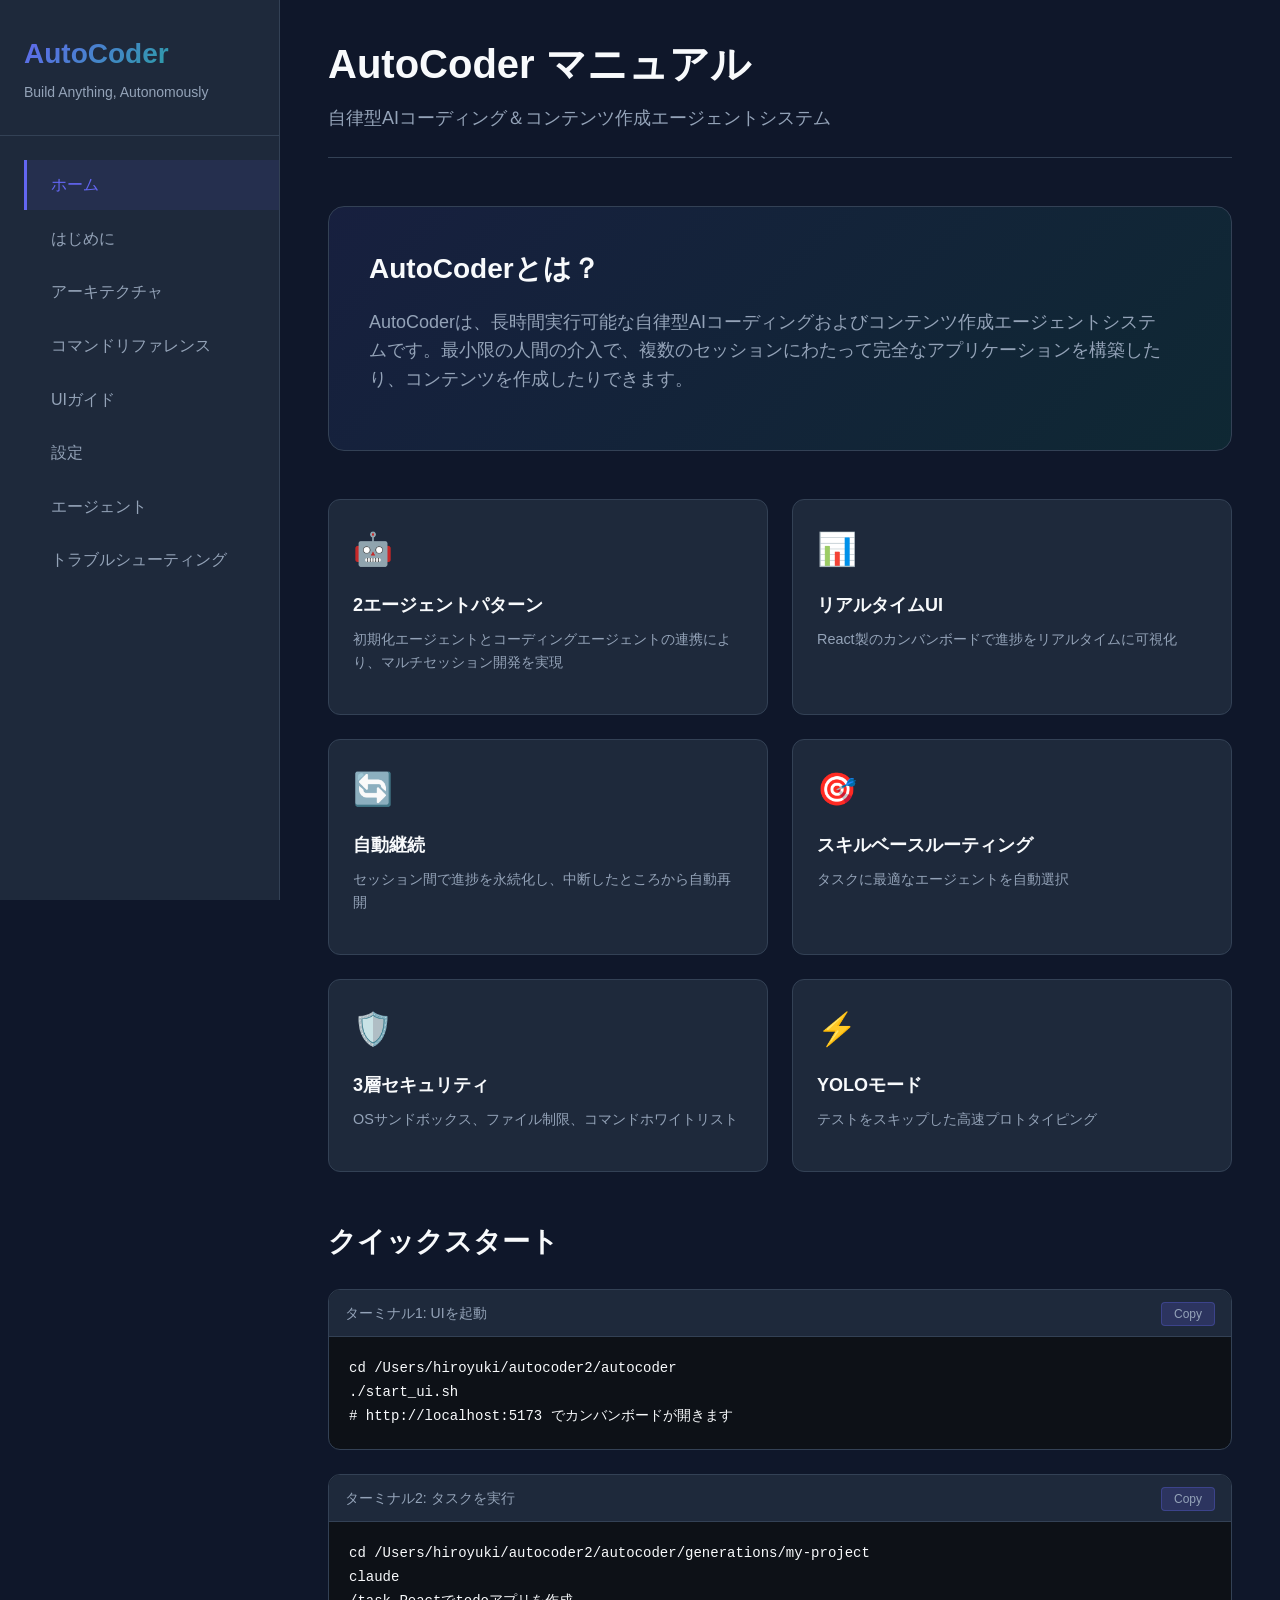
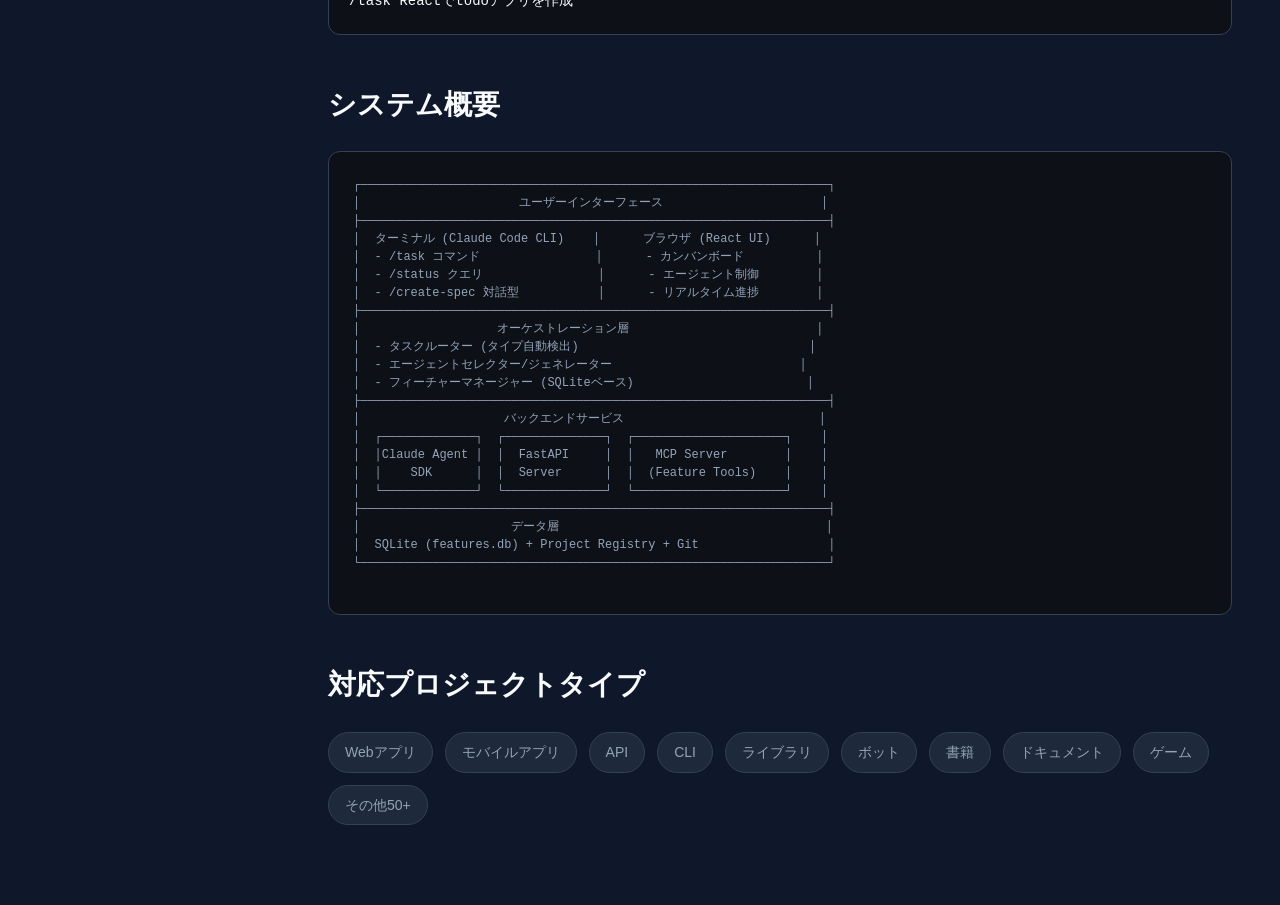
<file: docs/manual-site/index.html>
<!DOCTYPE html>
<html lang="ja">
<head>
    <meta charset="UTF-8">
    <meta name="viewport" content="width=device-width, initial-scale=1.0">
    <title>AutoCoder マニュアル</title>
    <link rel="stylesheet" href="css/style.css">
</head>
<body>
    <nav class="sidebar">
        <div class="logo">
            <h1>AutoCoder</h1>
            <p class="tagline">Build Anything, Autonomously</p>
        </div>
        <ul class="nav-links">
            <li><a href="index.html" class="active">ホーム</a></li>
            <li><a href="pages/getting-started.html">はじめに</a></li>
            <li><a href="pages/architecture.html">アーキテクチャ</a></li>
            <li><a href="pages/commands.html">コマンドリファレンス</a></li>
            <li><a href="pages/ui-guide.html">UIガイド</a></li>
            <li><a href="pages/configuration.html">設定</a></li>
            <li><a href="pages/agents.html">エージェント</a></li>
            <li><a href="pages/troubleshooting.html">トラブルシューティング</a></li>
        </ul>
    </nav>

    <main class="content">
        <header class="page-header">
            <h1>AutoCoder マニュアル</h1>
            <p class="subtitle">自律型AIコーディング＆コンテンツ作成エージェントシステム</p>
        </header>

        <section class="hero">
            <div class="hero-content">
                <h2>AutoCoderとは？</h2>
                <p>AutoCoderは、長時間実行可能な自律型AIコーディングおよびコンテンツ作成エージェントシステムです。最小限の人間の介入で、複数のセッションにわたって完全なアプリケーションを構築したり、コンテンツを作成したりできます。</p>
            </div>
        </section>

        <section class="features-grid">
            <div class="feature-card">
                <div class="feature-icon">🤖</div>
                <h3>2エージェントパターン</h3>
                <p>初期化エージェントとコーディングエージェントの連携により、マルチセッション開発を実現</p>
            </div>
            <div class="feature-card">
                <div class="feature-icon">📊</div>
                <h3>リアルタイムUI</h3>
                <p>React製のカンバンボードで進捗をリアルタイムに可視化</p>
            </div>
            <div class="feature-card">
                <div class="feature-icon">🔄</div>
                <h3>自動継続</h3>
                <p>セッション間で進捗を永続化し、中断したところから自動再開</p>
            </div>
            <div class="feature-card">
                <div class="feature-icon">🎯</div>
                <h3>スキルベースルーティング</h3>
                <p>タスクに最適なエージェントを自動選択</p>
            </div>
            <div class="feature-card">
                <div class="feature-icon">🛡️</div>
                <h3>3層セキュリティ</h3>
                <p>OSサンドボックス、ファイル制限、コマンドホワイトリスト</p>
            </div>
            <div class="feature-card">
                <div class="feature-icon">⚡</div>
                <h3>YOLOモード</h3>
                <p>テストをスキップした高速プロトタイピング</p>
            </div>
        </section>

        <section class="quick-start">
            <h2>クイックスタート</h2>
            <div class="code-block">
                <div class="code-header">
                    <span>ターミナル1: UIを起動</span>
                </div>
                <pre><code>cd /Users/hiroyuki/autocoder2/autocoder
./start_ui.sh
# http://localhost:5173 でカンバンボードが開きます</code></pre>
            </div>
            <div class="code-block">
                <div class="code-header">
                    <span>ターミナル2: タスクを実行</span>
                </div>
                <pre><code>cd /Users/hiroyuki/autocoder2/autocoder/generations/my-project
claude
/task Reactでtodoアプリを作成</code></pre>
            </div>
        </section>

        <section class="architecture-overview">
            <h2>システム概要</h2>
            <div class="architecture-diagram">
                <pre>
┌─────────────────────────────────────────────────────────────────┐
│                      ユーザーインターフェース                      │
├─────────────────────────────────────────────────────────────────┤
│  ターミナル (Claude Code CLI)    │      ブラウザ (React UI)      │
│  - /task コマンド                │      - カンバンボード          │
│  - /status クエリ                │      - エージェント制御        │
│  - /create-spec 対話型           │      - リアルタイム進捗        │
├─────────────────────────────────────────────────────────────────┤
│                   オーケストレーション層                          │
│  - タスクルーター (タイプ自動検出)                                │
│  - エージェントセレクター/ジェネレーター                          │
│  - フィーチャーマネージャー (SQLiteベース)                        │
├─────────────────────────────────────────────────────────────────┤
│                    バックエンドサービス                           │
│  ┌─────────────┐  ┌──────────────┐  ┌─────────────────────┐    │
│  │Claude Agent │  │  FastAPI     │  │   MCP Server        │    │
│  │    SDK      │  │  Server      │  │  (Feature Tools)    │    │
│  └─────────────┘  └──────────────┘  └─────────────────────┘    │
├─────────────────────────────────────────────────────────────────┤
│                     データ層                                     │
│  SQLite (features.db) + Project Registry + Git                  │
└─────────────────────────────────────────────────────────────────┘
                </pre>
            </div>
        </section>

        <section class="project-types">
            <h2>対応プロジェクトタイプ</h2>
            <div class="types-grid">
                <span class="type-tag">Webアプリ</span>
                <span class="type-tag">モバイルアプリ</span>
                <span class="type-tag">API</span>
                <span class="type-tag">CLI</span>
                <span class="type-tag">ライブラリ</span>
                <span class="type-tag">ボット</span>
                <span class="type-tag">書籍</span>
                <span class="type-tag">ドキュメント</span>
                <span class="type-tag">ゲーム</span>
                <span class="type-tag">その他50+</span>
            </div>
        </section>
    </main>

    <script src="js/main.js"></script>
</body>
</html>
</file>
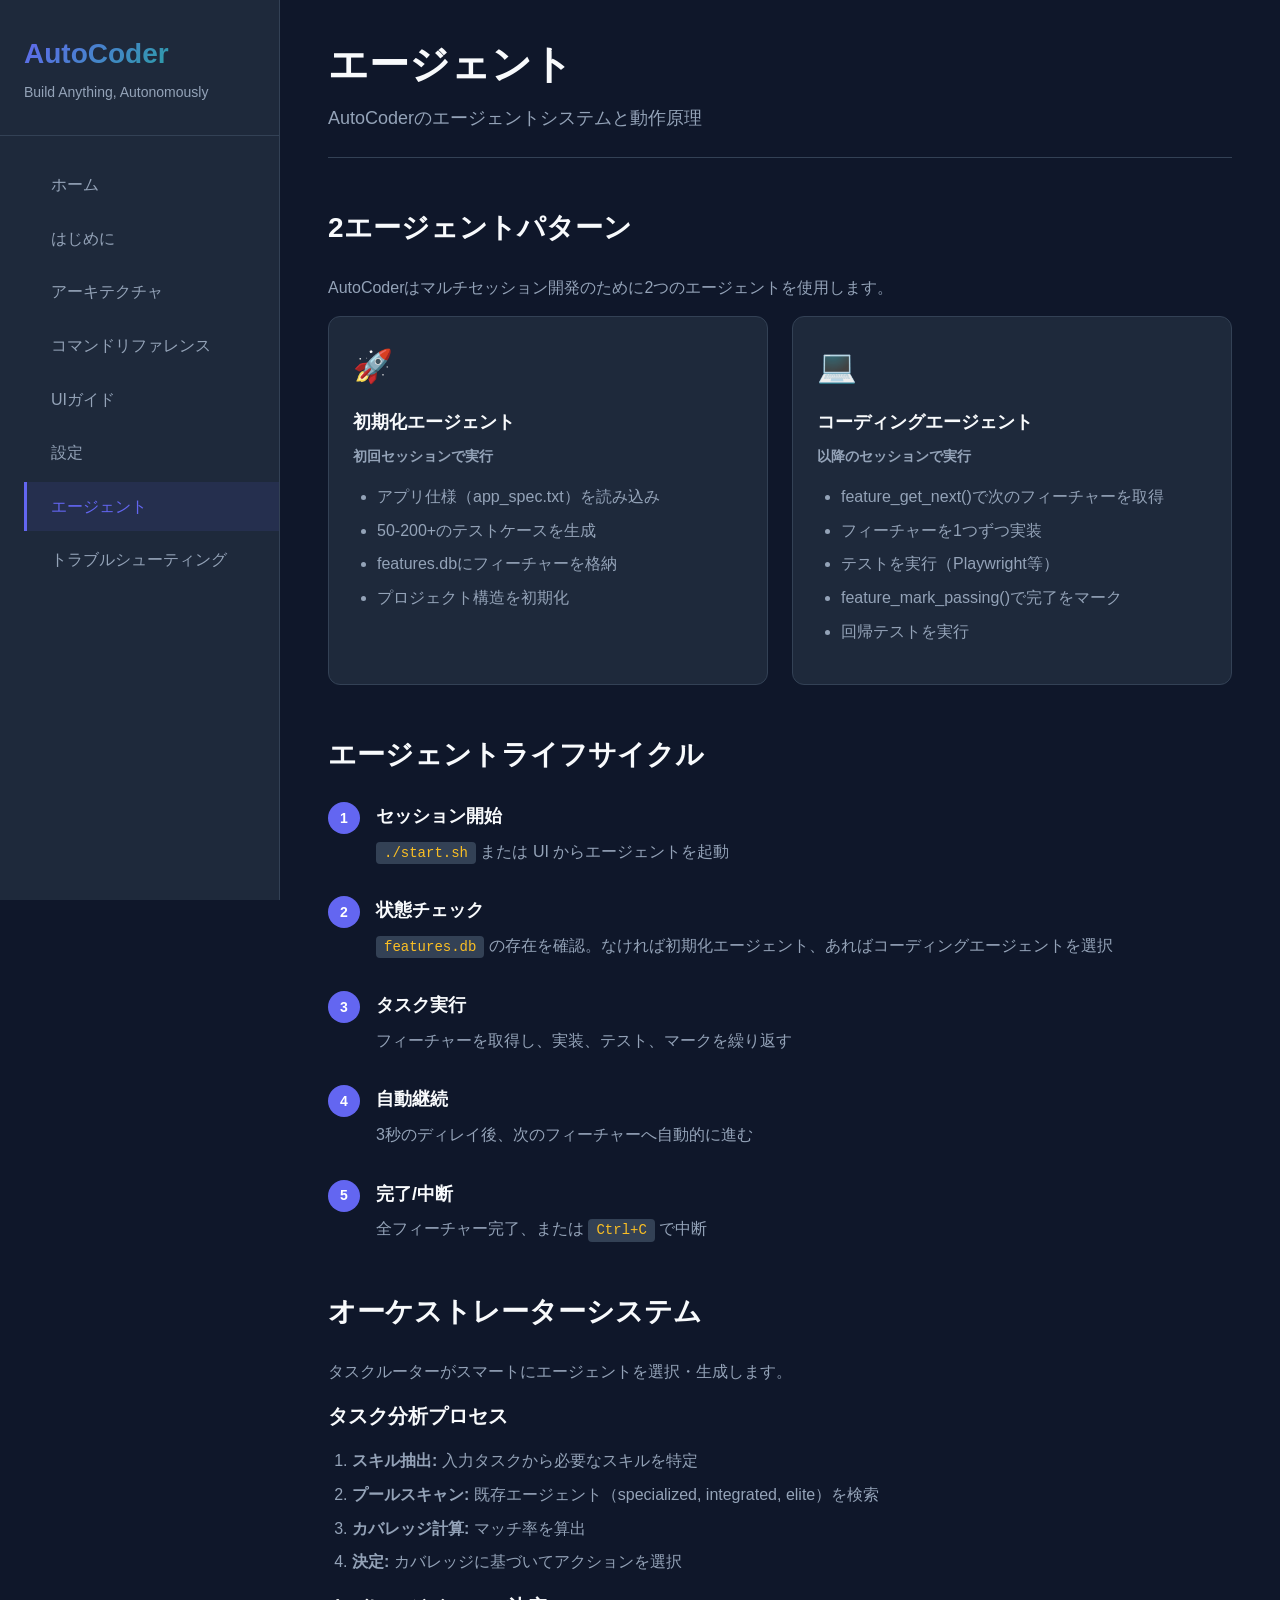
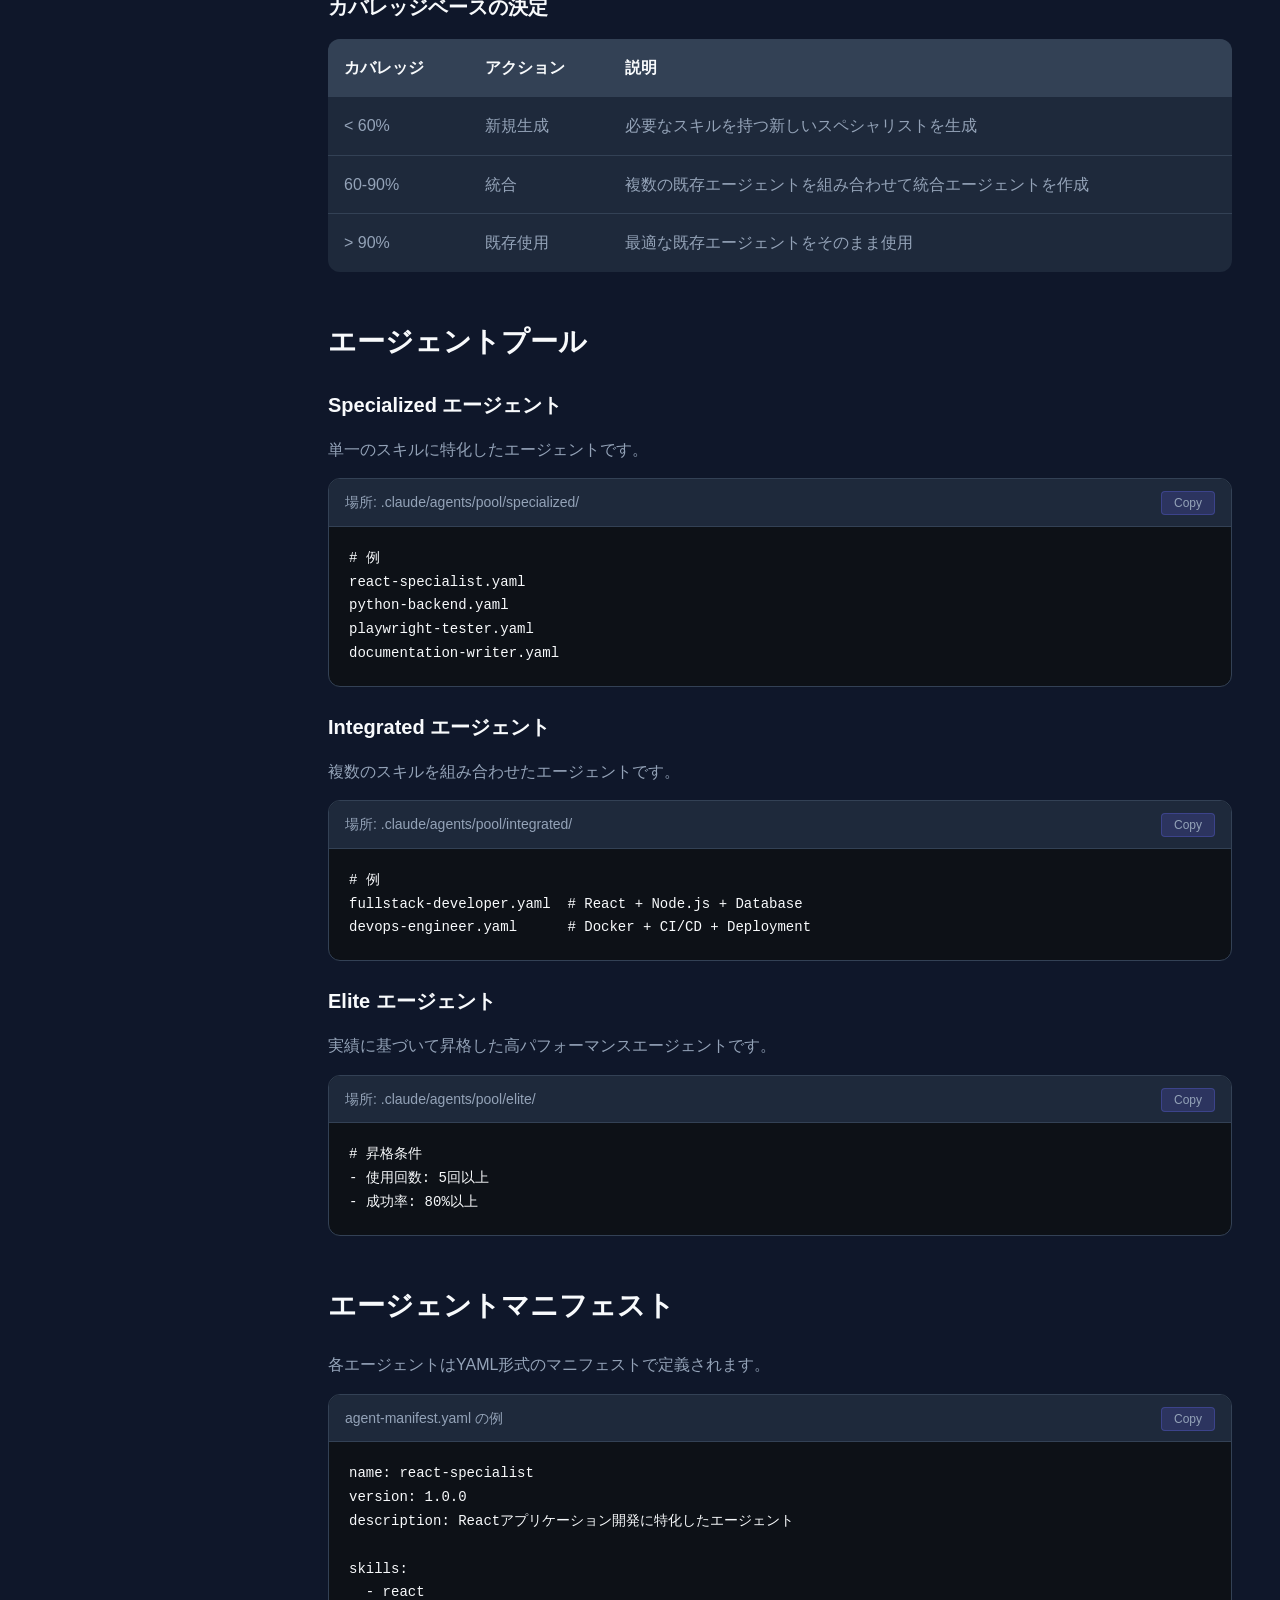
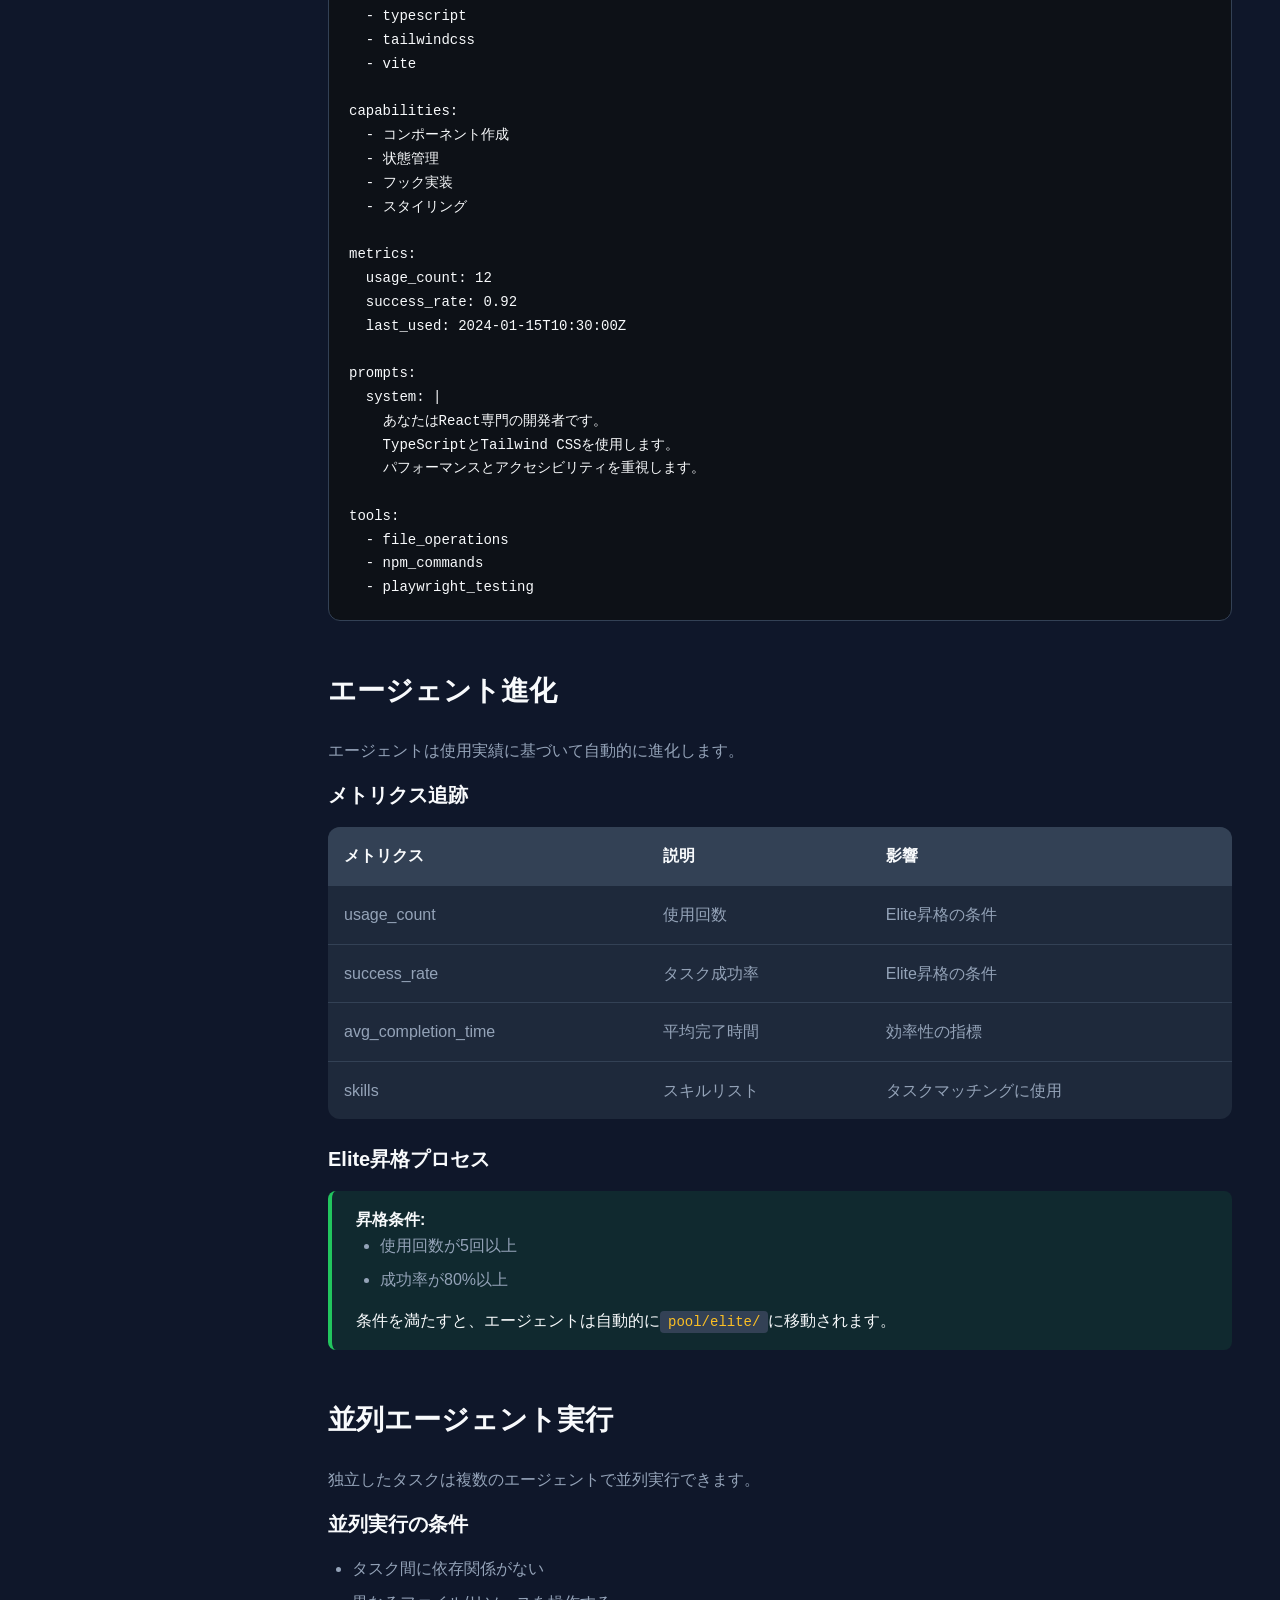
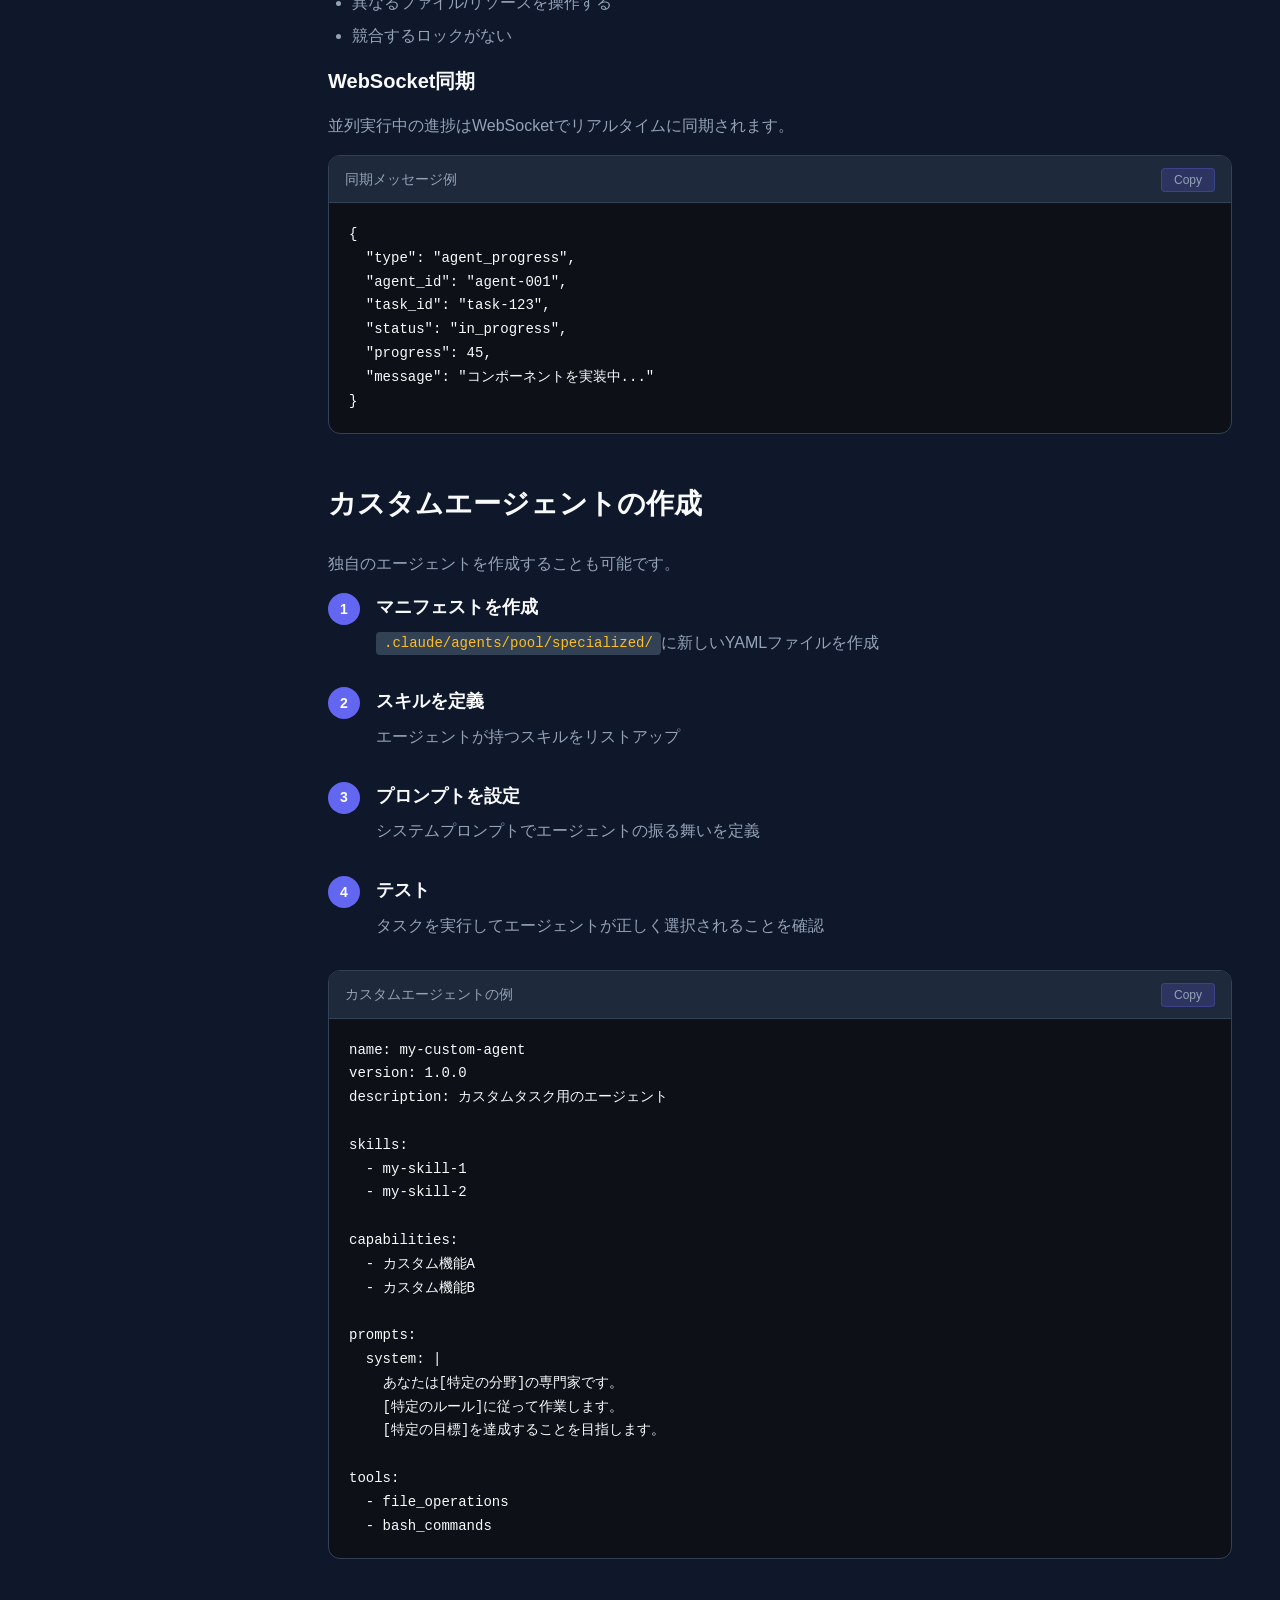
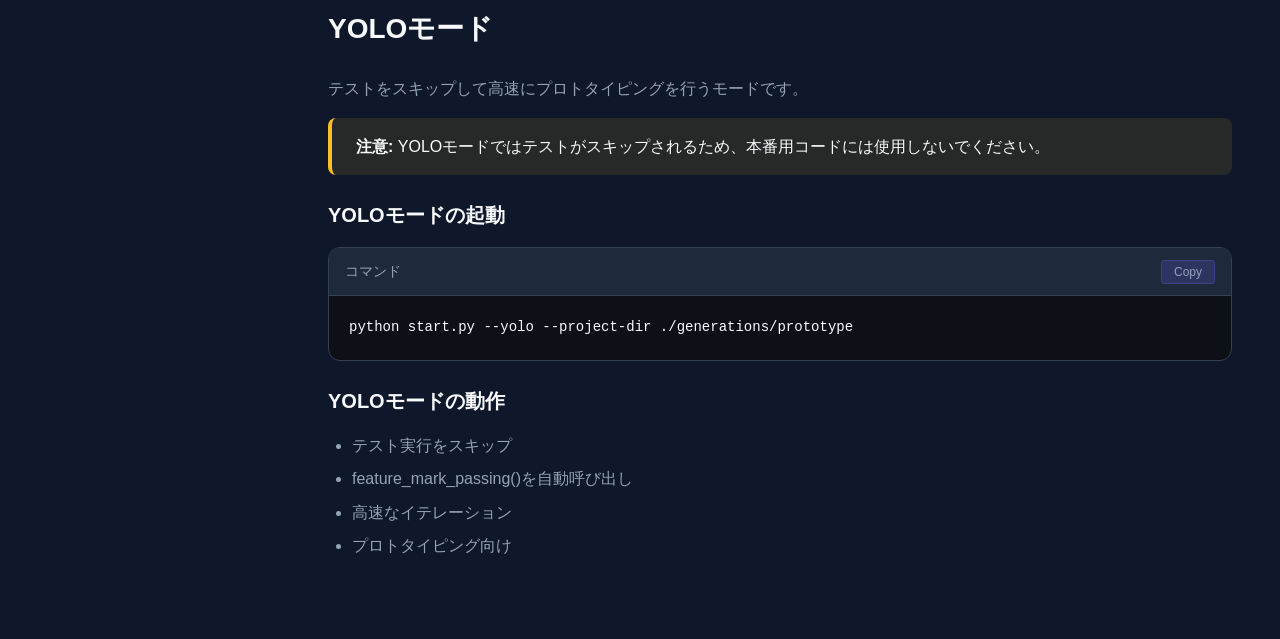
<file: docs/manual-site/pages/agents.html>
<!DOCTYPE html>
<html lang="ja">
<head>
    <meta charset="UTF-8">
    <meta name="viewport" content="width=device-width, initial-scale=1.0">
    <title>エージェント - AutoCoder マニュアル</title>
    <link rel="stylesheet" href="../css/style.css">
</head>
<body>
    <nav class="sidebar">
        <div class="logo">
            <h1>AutoCoder</h1>
            <p class="tagline">Build Anything, Autonomously</p>
        </div>
        <ul class="nav-links">
            <li><a href="../index.html">ホーム</a></li>
            <li><a href="getting-started.html">はじめに</a></li>
            <li><a href="architecture.html">アーキテクチャ</a></li>
            <li><a href="commands.html">コマンドリファレンス</a></li>
            <li><a href="ui-guide.html">UIガイド</a></li>
            <li><a href="configuration.html">設定</a></li>
            <li><a href="agents.html" class="active">エージェント</a></li>
            <li><a href="troubleshooting.html">トラブルシューティング</a></li>
        </ul>
    </nav>

    <main class="content">
        <header class="page-header">
            <h1>エージェント</h1>
            <p class="subtitle">AutoCoderのエージェントシステムと動作原理</p>
        </header>

        <section>
            <h2>2エージェントパターン</h2>
            <p>AutoCoderはマルチセッション開発のために2つのエージェントを使用します。</p>

            <div class="features-grid">
                <div class="feature-card">
                    <div class="feature-icon">🚀</div>
                    <h3>初期化エージェント</h3>
                    <p><strong>初回セッションで実行</strong></p>
                    <ul>
                        <li>アプリ仕様（app_spec.txt）を読み込み</li>
                        <li>50-200+のテストケースを生成</li>
                        <li>features.dbにフィーチャーを格納</li>
                        <li>プロジェクト構造を初期化</li>
                    </ul>
                </div>
                <div class="feature-card">
                    <div class="feature-icon">💻</div>
                    <h3>コーディングエージェント</h3>
                    <p><strong>以降のセッションで実行</strong></p>
                    <ul>
                        <li>feature_get_next()で次のフィーチャーを取得</li>
                        <li>フィーチャーを1つずつ実装</li>
                        <li>テストを実行（Playwright等）</li>
                        <li>feature_mark_passing()で完了をマーク</li>
                        <li>回帰テストを実行</li>
                    </ul>
                </div>
            </div>
        </section>

        <section>
            <h2>エージェントライフサイクル</h2>
            <div class="steps">
                <div class="step">
                    <h4>セッション開始</h4>
                    <p><code>./start.sh</code> または UI からエージェントを起動</p>
                </div>
                <div class="step">
                    <h4>状態チェック</h4>
                    <p><code>features.db</code> の存在を確認。なければ初期化エージェント、あればコーディングエージェントを選択</p>
                </div>
                <div class="step">
                    <h4>タスク実行</h4>
                    <p>フィーチャーを取得し、実装、テスト、マークを繰り返す</p>
                </div>
                <div class="step">
                    <h4>自動継続</h4>
                    <p>3秒のディレイ後、次のフィーチャーへ自動的に進む</p>
                </div>
                <div class="step">
                    <h4>完了/中断</h4>
                    <p>全フィーチャー完了、または <code>Ctrl+C</code> で中断</p>
                </div>
            </div>
        </section>

        <section>
            <h2>オーケストレーターシステム</h2>
            <p>タスクルーターがスマートにエージェントを選択・生成します。</p>

            <h3>タスク分析プロセス</h3>
            <ol>
                <li><strong>スキル抽出:</strong> 入力タスクから必要なスキルを特定</li>
                <li><strong>プールスキャン:</strong> 既存エージェント（specialized, integrated, elite）を検索</li>
                <li><strong>カバレッジ計算:</strong> マッチ率を算出</li>
                <li><strong>決定:</strong> カバレッジに基づいてアクションを選択</li>
            </ol>

            <h3>カバレッジベースの決定</h3>
            <table>
                <thead>
                    <tr>
                        <th>カバレッジ</th>
                        <th>アクション</th>
                        <th>説明</th>
                    </tr>
                </thead>
                <tbody>
                    <tr>
                        <td>&lt; 60%</td>
                        <td>新規生成</td>
                        <td>必要なスキルを持つ新しいスペシャリストを生成</td>
                    </tr>
                    <tr>
                        <td>60-90%</td>
                        <td>統合</td>
                        <td>複数の既存エージェントを組み合わせて統合エージェントを作成</td>
                    </tr>
                    <tr>
                        <td>&gt; 90%</td>
                        <td>既存使用</td>
                        <td>最適な既存エージェントをそのまま使用</td>
                    </tr>
                </tbody>
            </table>
        </section>

        <section>
            <h2>エージェントプール</h2>

            <h3>Specialized エージェント</h3>
            <p>単一のスキルに特化したエージェントです。</p>
            <div class="code-block">
                <div class="code-header"><span>場所: .claude/agents/pool/specialized/</span></div>
                <pre><code># 例
react-specialist.yaml
python-backend.yaml
playwright-tester.yaml
documentation-writer.yaml</code></pre>
            </div>

            <h3>Integrated エージェント</h3>
            <p>複数のスキルを組み合わせたエージェントです。</p>
            <div class="code-block">
                <div class="code-header"><span>場所: .claude/agents/pool/integrated/</span></div>
                <pre><code># 例
fullstack-developer.yaml  # React + Node.js + Database
devops-engineer.yaml      # Docker + CI/CD + Deployment</code></pre>
            </div>

            <h3>Elite エージェント</h3>
            <p>実績に基づいて昇格した高パフォーマンスエージェントです。</p>
            <div class="code-block">
                <div class="code-header"><span>場所: .claude/agents/pool/elite/</span></div>
                <pre><code># 昇格条件
- 使用回数: 5回以上
- 成功率: 80%以上</code></pre>
            </div>
        </section>

        <section>
            <h2>エージェントマニフェスト</h2>
            <p>各エージェントはYAML形式のマニフェストで定義されます。</p>

            <div class="code-block">
                <div class="code-header"><span>agent-manifest.yaml の例</span></div>
                <pre><code>name: react-specialist
version: 1.0.0
description: Reactアプリケーション開発に特化したエージェント

skills:
  - react
  - typescript
  - tailwindcss
  - vite

capabilities:
  - コンポーネント作成
  - 状態管理
  - フック実装
  - スタイリング

metrics:
  usage_count: 12
  success_rate: 0.92
  last_used: 2024-01-15T10:30:00Z

prompts:
  system: |
    あなたはReact専門の開発者です。
    TypeScriptとTailwind CSSを使用します。
    パフォーマンスとアクセシビリティを重視します。

tools:
  - file_operations
  - npm_commands
  - playwright_testing</code></pre>
            </div>
        </section>

        <section>
            <h2>エージェント進化</h2>
            <p>エージェントは使用実績に基づいて自動的に進化します。</p>

            <h3>メトリクス追跡</h3>
            <table>
                <thead>
                    <tr>
                        <th>メトリクス</th>
                        <th>説明</th>
                        <th>影響</th>
                    </tr>
                </thead>
                <tbody>
                    <tr>
                        <td>usage_count</td>
                        <td>使用回数</td>
                        <td>Elite昇格の条件</td>
                    </tr>
                    <tr>
                        <td>success_rate</td>
                        <td>タスク成功率</td>
                        <td>Elite昇格の条件</td>
                    </tr>
                    <tr>
                        <td>avg_completion_time</td>
                        <td>平均完了時間</td>
                        <td>効率性の指標</td>
                    </tr>
                    <tr>
                        <td>skills</td>
                        <td>スキルリスト</td>
                        <td>タスクマッチングに使用</td>
                    </tr>
                </tbody>
            </table>

            <h3>Elite昇格プロセス</h3>
            <div class="alert alert-success">
                <strong>昇格条件:</strong>
                <ul>
                    <li>使用回数が5回以上</li>
                    <li>成功率が80%以上</li>
                </ul>
                条件を満たすと、エージェントは自動的に<code>pool/elite/</code>に移動されます。
            </div>
        </section>

        <section>
            <h2>並列エージェント実行</h2>
            <p>独立したタスクは複数のエージェントで並列実行できます。</p>

            <h3>並列実行の条件</h3>
            <ul>
                <li>タスク間に依存関係がない</li>
                <li>異なるファイル/リソースを操作する</li>
                <li>競合するロックがない</li>
            </ul>

            <h3>WebSocket同期</h3>
            <p>並列実行中の進捗はWebSocketでリアルタイムに同期されます。</p>
            <div class="code-block">
                <div class="code-header"><span>同期メッセージ例</span></div>
                <pre><code>{
  "type": "agent_progress",
  "agent_id": "agent-001",
  "task_id": "task-123",
  "status": "in_progress",
  "progress": 45,
  "message": "コンポーネントを実装中..."
}</code></pre>
            </div>
        </section>

        <section>
            <h2>カスタムエージェントの作成</h2>
            <p>独自のエージェントを作成することも可能です。</p>

            <div class="steps">
                <div class="step">
                    <h4>マニフェストを作成</h4>
                    <p><code>.claude/agents/pool/specialized/</code>に新しいYAMLファイルを作成</p>
                </div>
                <div class="step">
                    <h4>スキルを定義</h4>
                    <p>エージェントが持つスキルをリストアップ</p>
                </div>
                <div class="step">
                    <h4>プロンプトを設定</h4>
                    <p>システムプロンプトでエージェントの振る舞いを定義</p>
                </div>
                <div class="step">
                    <h4>テスト</h4>
                    <p>タスクを実行してエージェントが正しく選択されることを確認</p>
                </div>
            </div>

            <div class="code-block">
                <div class="code-header"><span>カスタムエージェントの例</span></div>
                <pre><code>name: my-custom-agent
version: 1.0.0
description: カスタムタスク用のエージェント

skills:
  - my-skill-1
  - my-skill-2

capabilities:
  - カスタム機能A
  - カスタム機能B

prompts:
  system: |
    あなたは[特定の分野]の専門家です。
    [特定のルール]に従って作業します。
    [特定の目標]を達成することを目指します。

tools:
  - file_operations
  - bash_commands</code></pre>
            </div>
        </section>

        <section>
            <h2>YOLOモード</h2>
            <p>テストをスキップして高速にプロトタイピングを行うモードです。</p>

            <div class="alert alert-warning">
                <strong>注意:</strong> YOLOモードではテストがスキップされるため、本番用コードには使用しないでください。
            </div>

            <h3>YOLOモードの起動</h3>
            <div class="code-block">
                <div class="code-header"><span>コマンド</span></div>
                <pre><code>python start.py --yolo --project-dir ./generations/prototype</code></pre>
            </div>

            <h3>YOLOモードの動作</h3>
            <ul>
                <li>テスト実行をスキップ</li>
                <li>feature_mark_passing()を自動呼び出し</li>
                <li>高速なイテレーション</li>
                <li>プロトタイピング向け</li>
            </ul>
        </section>
    </main>

    <script src="../js/main.js"></script>
</body>
</html>
</file>
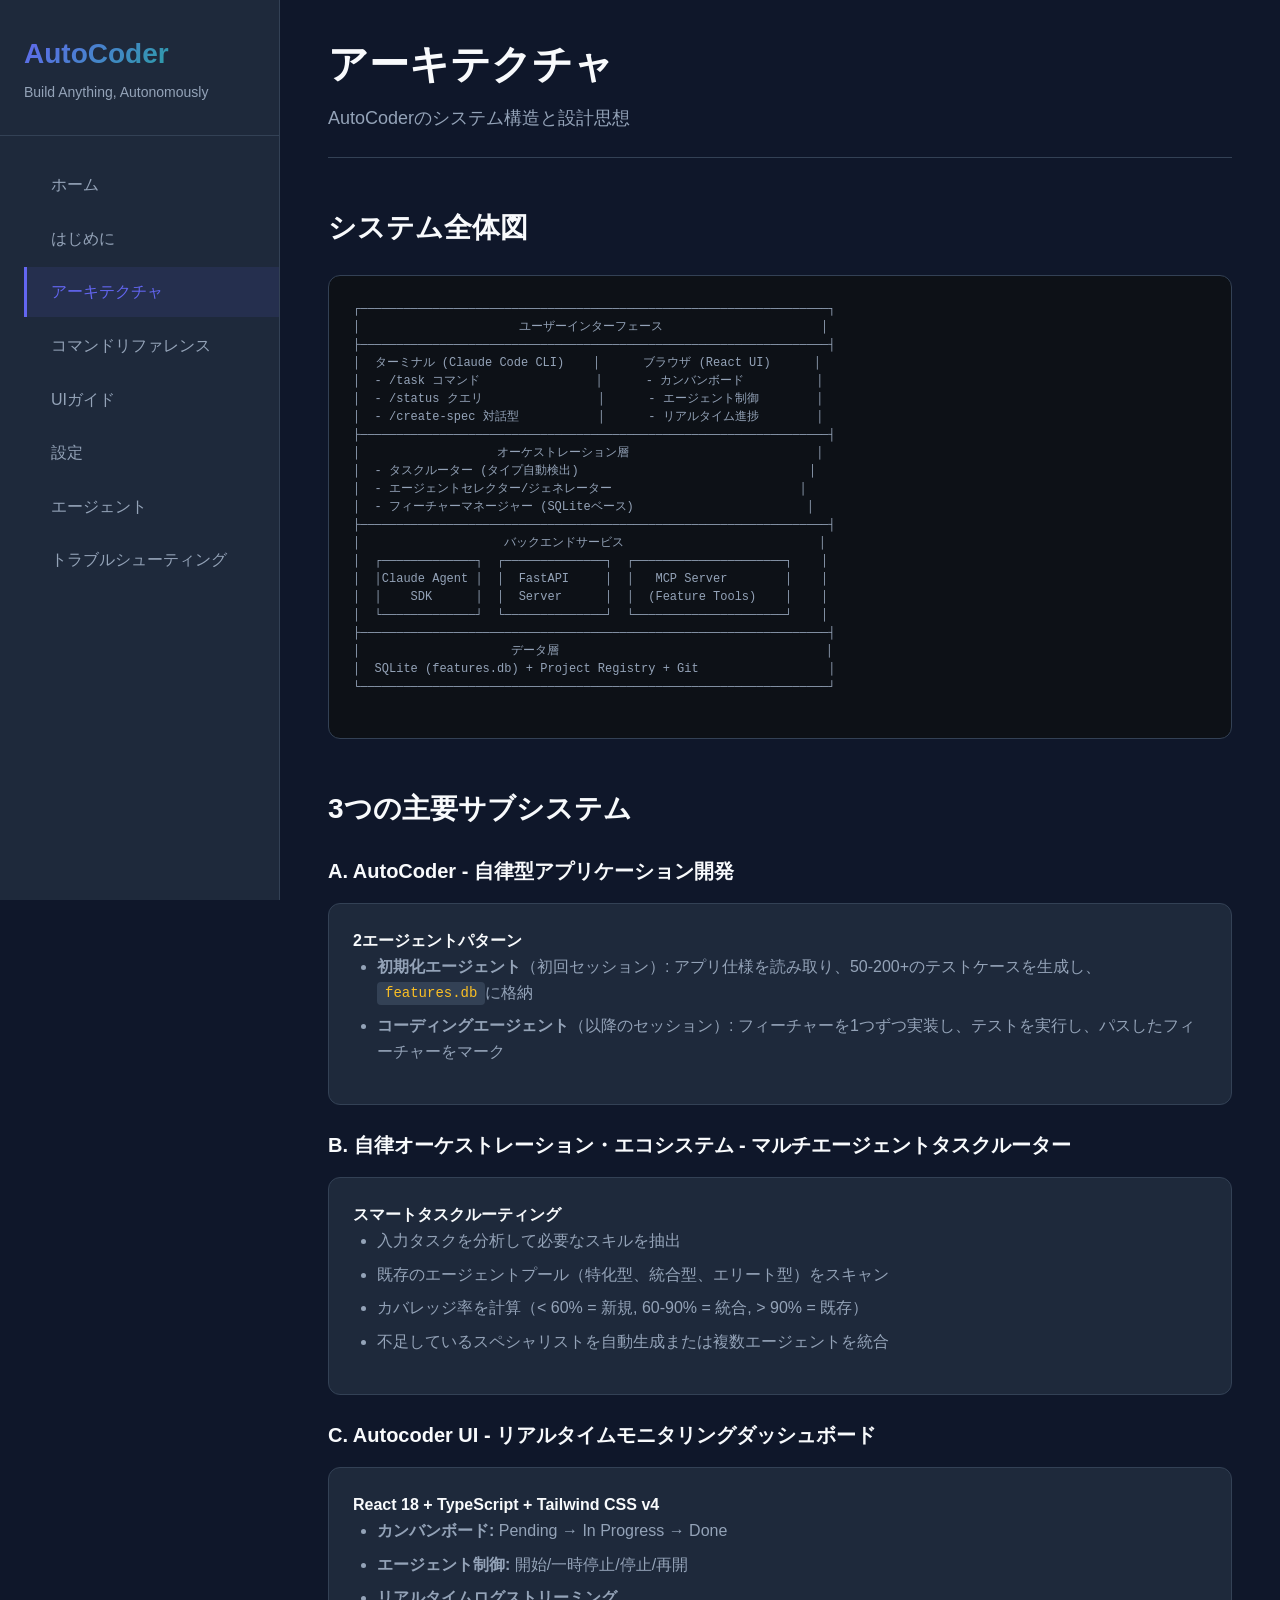
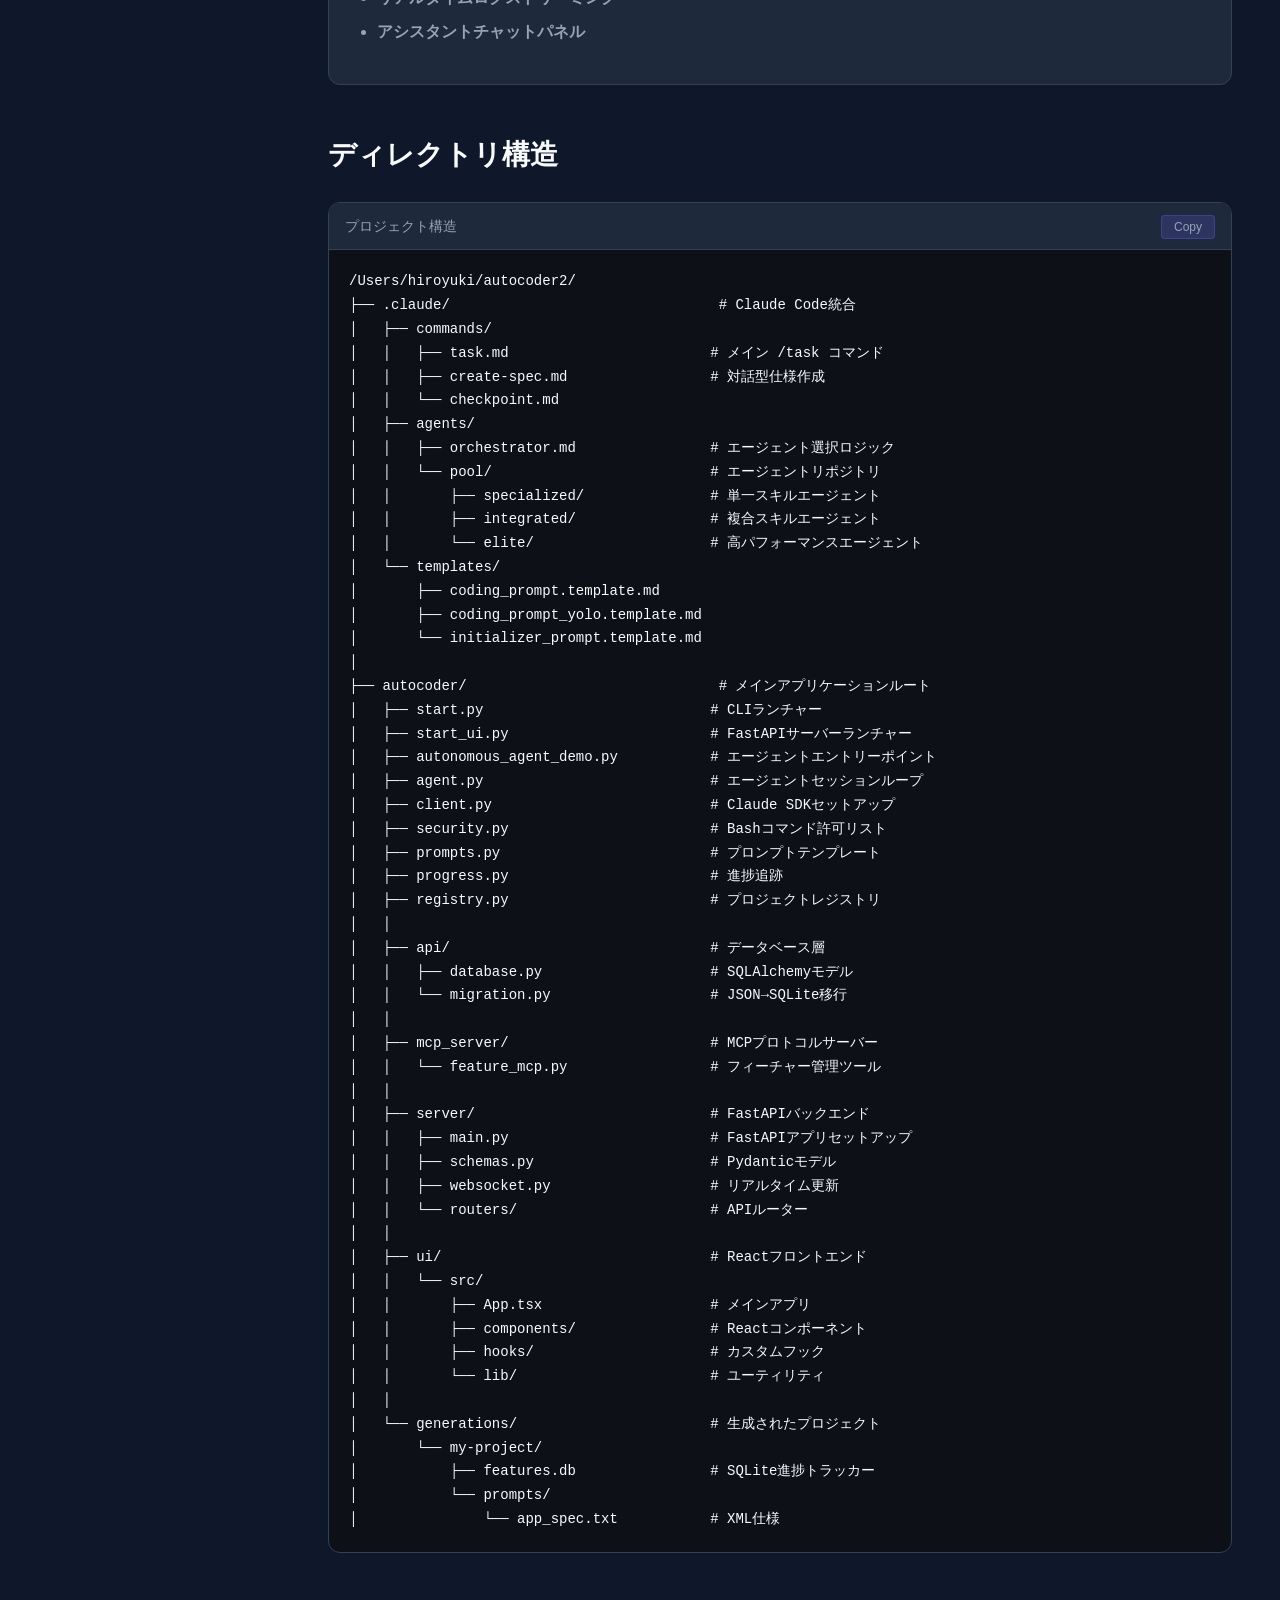
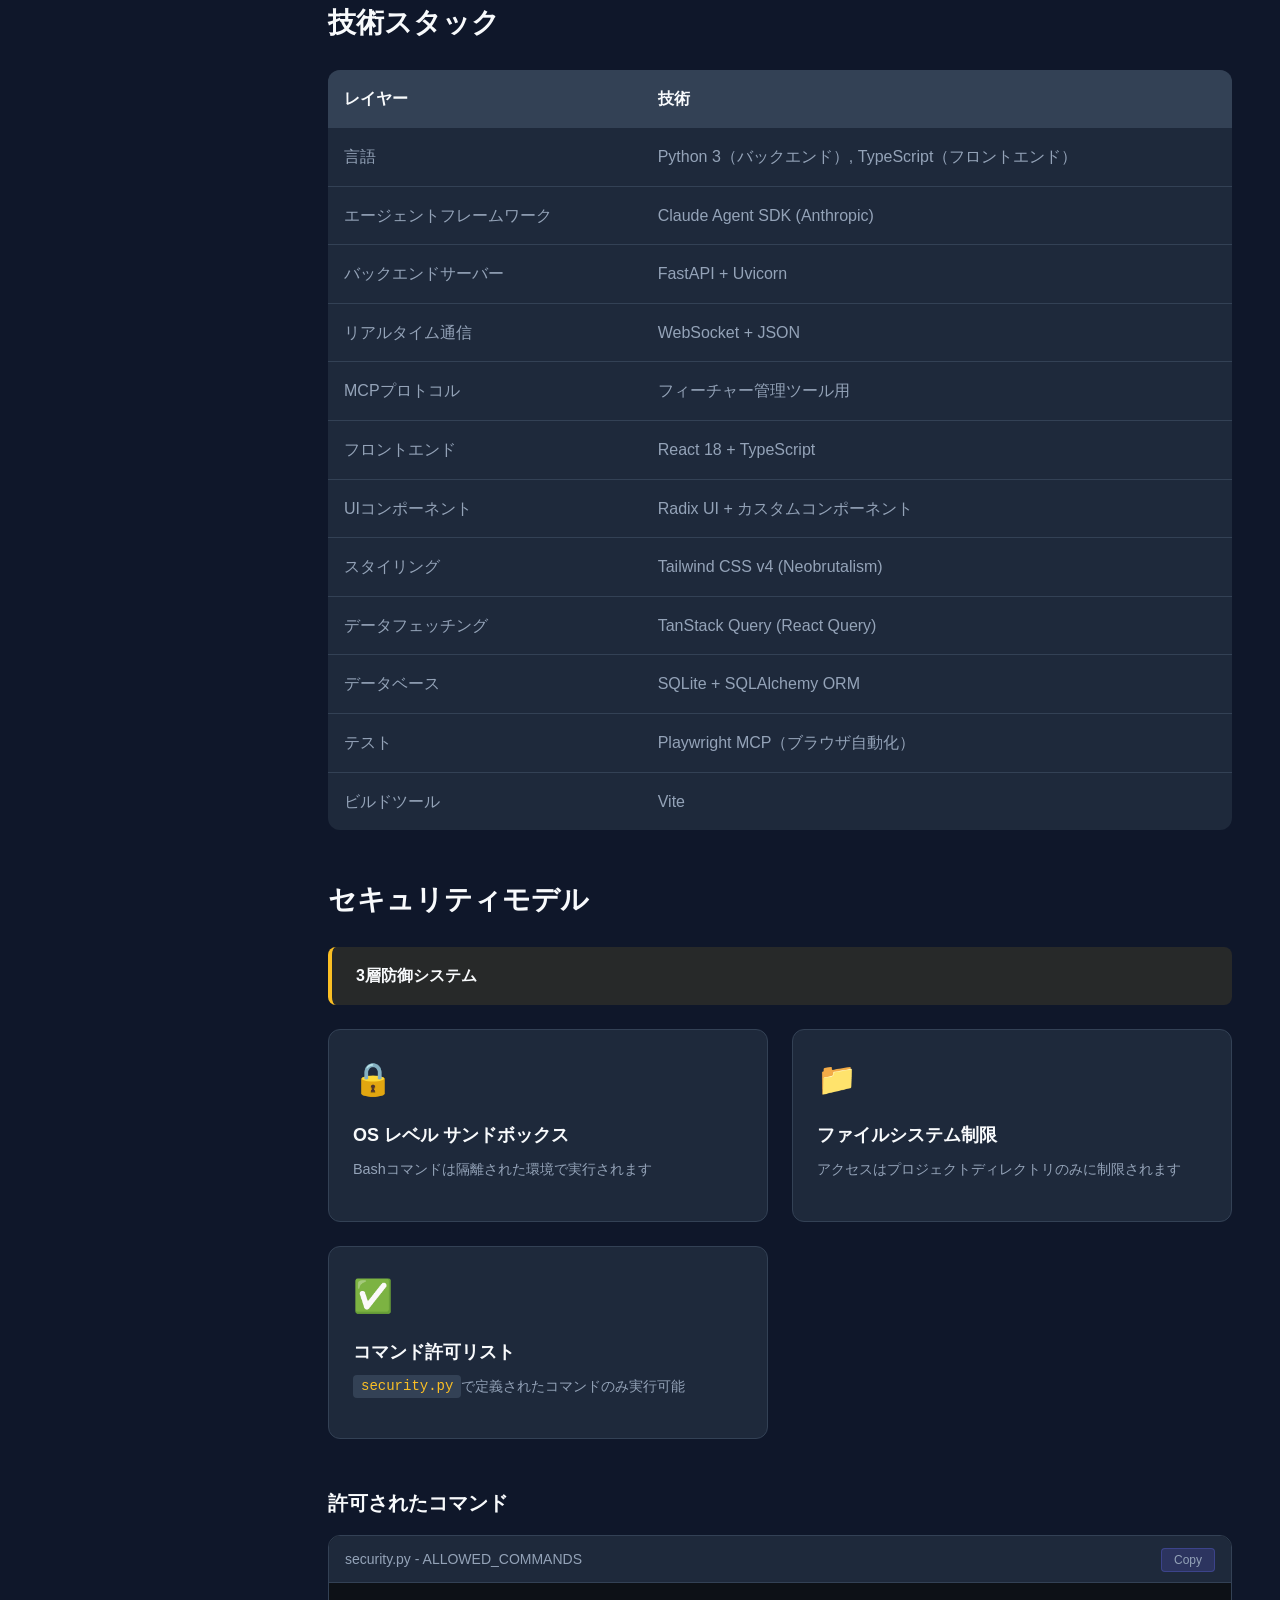
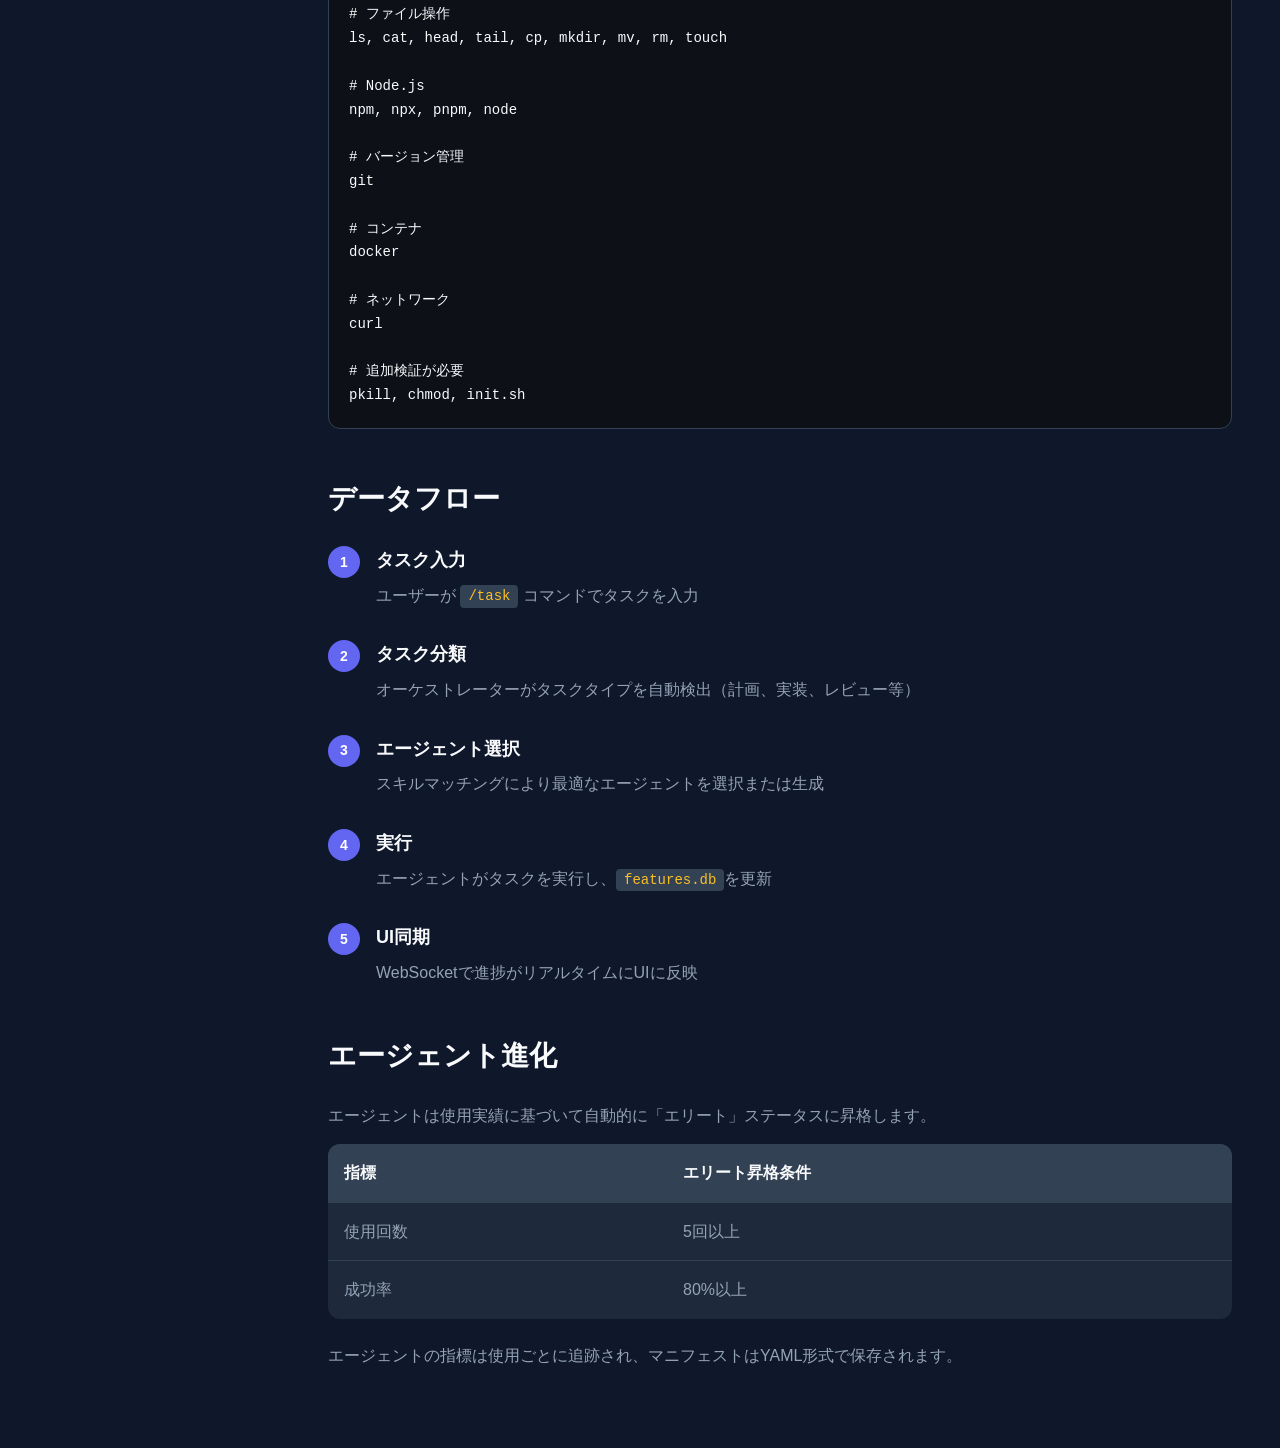
<file: docs/manual-site/pages/architecture.html>
<!DOCTYPE html>
<html lang="ja">
<head>
    <meta charset="UTF-8">
    <meta name="viewport" content="width=device-width, initial-scale=1.0">
    <title>アーキテクチャ - AutoCoder マニュアル</title>
    <link rel="stylesheet" href="../css/style.css">
</head>
<body>
    <nav class="sidebar">
        <div class="logo">
            <h1>AutoCoder</h1>
            <p class="tagline">Build Anything, Autonomously</p>
        </div>
        <ul class="nav-links">
            <li><a href="../index.html">ホーム</a></li>
            <li><a href="getting-started.html">はじめに</a></li>
            <li><a href="architecture.html" class="active">アーキテクチャ</a></li>
            <li><a href="commands.html">コマンドリファレンス</a></li>
            <li><a href="ui-guide.html">UIガイド</a></li>
            <li><a href="configuration.html">設定</a></li>
            <li><a href="agents.html">エージェント</a></li>
            <li><a href="troubleshooting.html">トラブルシューティング</a></li>
        </ul>
    </nav>

    <main class="content">
        <header class="page-header">
            <h1>アーキテクチャ</h1>
            <p class="subtitle">AutoCoderのシステム構造と設計思想</p>
        </header>

        <section>
            <h2>システム全体図</h2>
            <div class="architecture-diagram">
                <pre>
┌─────────────────────────────────────────────────────────────────┐
│                      ユーザーインターフェース                      │
├─────────────────────────────────────────────────────────────────┤
│  ターミナル (Claude Code CLI)    │      ブラウザ (React UI)      │
│  - /task コマンド                │      - カンバンボード          │
│  - /status クエリ                │      - エージェント制御        │
│  - /create-spec 対話型           │      - リアルタイム進捗        │
├─────────────────────────────────────────────────────────────────┤
│                   オーケストレーション層                          │
│  - タスクルーター (タイプ自動検出)                                │
│  - エージェントセレクター/ジェネレーター                          │
│  - フィーチャーマネージャー (SQLiteベース)                        │
├─────────────────────────────────────────────────────────────────┤
│                    バックエンドサービス                           │
│  ┌─────────────┐  ┌──────────────┐  ┌─────────────────────┐    │
│  │Claude Agent │  │  FastAPI     │  │   MCP Server        │    │
│  │    SDK      │  │  Server      │  │  (Feature Tools)    │    │
│  └─────────────┘  └──────────────┘  └─────────────────────┘    │
├─────────────────────────────────────────────────────────────────┤
│                     データ層                                     │
│  SQLite (features.db) + Project Registry + Git                  │
└─────────────────────────────────────────────────────────────────┘
                </pre>
            </div>
        </section>

        <section>
            <h2>3つの主要サブシステム</h2>

            <h3>A. AutoCoder - 自律型アプリケーション開発</h3>
            <div class="feature-card" style="margin-bottom: 1.5rem;">
                <h4>2エージェントパターン</h4>
                <ul>
                    <li><strong>初期化エージェント</strong>（初回セッション）: アプリ仕様を読み取り、50-200+のテストケースを生成し、<code>features.db</code>に格納</li>
                    <li><strong>コーディングエージェント</strong>（以降のセッション）: フィーチャーを1つずつ実装し、テストを実行し、パスしたフィーチャーをマーク</li>
                </ul>
            </div>

            <h3>B. 自律オーケストレーション・エコシステム - マルチエージェントタスクルーター</h3>
            <div class="feature-card" style="margin-bottom: 1.5rem;">
                <h4>スマートタスクルーティング</h4>
                <ul>
                    <li>入力タスクを分析して必要なスキルを抽出</li>
                    <li>既存のエージェントプール（特化型、統合型、エリート型）をスキャン</li>
                    <li>カバレッジ率を計算（&lt; 60% = 新規, 60-90% = 統合, &gt; 90% = 既存）</li>
                    <li>不足しているスペシャリストを自動生成または複数エージェントを統合</li>
                </ul>
            </div>

            <h3>C. Autocoder UI - リアルタイムモニタリングダッシュボード</h3>
            <div class="feature-card" style="margin-bottom: 1.5rem;">
                <h4>React 18 + TypeScript + Tailwind CSS v4</h4>
                <ul>
                    <li><strong>カンバンボード:</strong> Pending → In Progress → Done</li>
                    <li><strong>エージェント制御:</strong> 開始/一時停止/停止/再開</li>
                    <li><strong>リアルタイムログストリーミング</strong></li>
                    <li><strong>アシスタントチャットパネル</strong></li>
                </ul>
            </div>
        </section>

        <section>
            <h2>ディレクトリ構造</h2>
            <div class="code-block">
                <div class="code-header"><span>プロジェクト構造</span></div>
                <pre><code>/Users/hiroyuki/autocoder2/
├── .claude/                                # Claude Code統合
│   ├── commands/
│   │   ├── task.md                        # メイン /task コマンド
│   │   ├── create-spec.md                 # 対話型仕様作成
│   │   └── checkpoint.md
│   ├── agents/
│   │   ├── orchestrator.md                # エージェント選択ロジック
│   │   └── pool/                          # エージェントリポジトリ
│   │       ├── specialized/               # 単一スキルエージェント
│   │       ├── integrated/                # 複合スキルエージェント
│   │       └── elite/                     # 高パフォーマンスエージェント
│   └── templates/
│       ├── coding_prompt.template.md
│       ├── coding_prompt_yolo.template.md
│       └── initializer_prompt.template.md
│
├── autocoder/                              # メインアプリケーションルート
│   ├── start.py                           # CLIランチャー
│   ├── start_ui.py                        # FastAPIサーバーランチャー
│   ├── autonomous_agent_demo.py           # エージェントエントリーポイント
│   ├── agent.py                           # エージェントセッションループ
│   ├── client.py                          # Claude SDKセットアップ
│   ├── security.py                        # Bashコマンド許可リスト
│   ├── prompts.py                         # プロンプトテンプレート
│   ├── progress.py                        # 進捗追跡
│   ├── registry.py                        # プロジェクトレジストリ
│   │
│   ├── api/                               # データベース層
│   │   ├── database.py                    # SQLAlchemyモデル
│   │   └── migration.py                   # JSON→SQLite移行
│   │
│   ├── mcp_server/                        # MCPプロトコルサーバー
│   │   └── feature_mcp.py                 # フィーチャー管理ツール
│   │
│   ├── server/                            # FastAPIバックエンド
│   │   ├── main.py                        # FastAPIアプリセットアップ
│   │   ├── schemas.py                     # Pydanticモデル
│   │   ├── websocket.py                   # リアルタイム更新
│   │   └── routers/                       # APIルーター
│   │
│   ├── ui/                                # Reactフロントエンド
│   │   └── src/
│   │       ├── App.tsx                    # メインアプリ
│   │       ├── components/                # Reactコンポーネント
│   │       ├── hooks/                     # カスタムフック
│   │       └── lib/                       # ユーティリティ
│   │
│   └── generations/                       # 生成されたプロジェクト
│       └── my-project/
│           ├── features.db                # SQLite進捗トラッカー
│           └── prompts/
│               └── app_spec.txt           # XML仕様</code></pre>
            </div>
        </section>

        <section>
            <h2>技術スタック</h2>
            <table>
                <thead>
                    <tr>
                        <th>レイヤー</th>
                        <th>技術</th>
                    </tr>
                </thead>
                <tbody>
                    <tr>
                        <td>言語</td>
                        <td>Python 3（バックエンド）, TypeScript（フロントエンド）</td>
                    </tr>
                    <tr>
                        <td>エージェントフレームワーク</td>
                        <td>Claude Agent SDK (Anthropic)</td>
                    </tr>
                    <tr>
                        <td>バックエンドサーバー</td>
                        <td>FastAPI + Uvicorn</td>
                    </tr>
                    <tr>
                        <td>リアルタイム通信</td>
                        <td>WebSocket + JSON</td>
                    </tr>
                    <tr>
                        <td>MCPプロトコル</td>
                        <td>フィーチャー管理ツール用</td>
                    </tr>
                    <tr>
                        <td>フロントエンド</td>
                        <td>React 18 + TypeScript</td>
                    </tr>
                    <tr>
                        <td>UIコンポーネント</td>
                        <td>Radix UI + カスタムコンポーネント</td>
                    </tr>
                    <tr>
                        <td>スタイリング</td>
                        <td>Tailwind CSS v4 (Neobrutalism)</td>
                    </tr>
                    <tr>
                        <td>データフェッチング</td>
                        <td>TanStack Query (React Query)</td>
                    </tr>
                    <tr>
                        <td>データベース</td>
                        <td>SQLite + SQLAlchemy ORM</td>
                    </tr>
                    <tr>
                        <td>テスト</td>
                        <td>Playwright MCP（ブラウザ自動化）</td>
                    </tr>
                    <tr>
                        <td>ビルドツール</td>
                        <td>Vite</td>
                    </tr>
                </tbody>
            </table>
        </section>

        <section>
            <h2>セキュリティモデル</h2>
            <div class="alert alert-warning">
                <strong>3層防御システム</strong>
            </div>

            <div class="features-grid">
                <div class="feature-card">
                    <div class="feature-icon">🔒</div>
                    <h3>OS レベル サンドボックス</h3>
                    <p>Bashコマンドは隔離された環境で実行されます</p>
                </div>
                <div class="feature-card">
                    <div class="feature-icon">📁</div>
                    <h3>ファイルシステム制限</h3>
                    <p>アクセスはプロジェクトディレクトリのみに制限されます</p>
                </div>
                <div class="feature-card">
                    <div class="feature-icon">✅</div>
                    <h3>コマンド許可リスト</h3>
                    <p><code>security.py</code>で定義されたコマンドのみ実行可能</p>
                </div>
            </div>

            <h3>許可されたコマンド</h3>
            <div class="code-block">
                <div class="code-header"><span>security.py - ALLOWED_COMMANDS</span></div>
                <pre><code># ファイル操作
ls, cat, head, tail, cp, mkdir, mv, rm, touch

# Node.js
npm, npx, pnpm, node

# バージョン管理
git

# コンテナ
docker

# ネットワーク
curl

# 追加検証が必要
pkill, chmod, init.sh</code></pre>
            </div>
        </section>

        <section>
            <h2>データフロー</h2>
            <div class="steps">
                <div class="step">
                    <h4>タスク入力</h4>
                    <p>ユーザーが <code>/task</code> コマンドでタスクを入力</p>
                </div>
                <div class="step">
                    <h4>タスク分類</h4>
                    <p>オーケストレーターがタスクタイプを自動検出（計画、実装、レビュー等）</p>
                </div>
                <div class="step">
                    <h4>エージェント選択</h4>
                    <p>スキルマッチングにより最適なエージェントを選択または生成</p>
                </div>
                <div class="step">
                    <h4>実行</h4>
                    <p>エージェントがタスクを実行し、<code>features.db</code>を更新</p>
                </div>
                <div class="step">
                    <h4>UI同期</h4>
                    <p>WebSocketで進捗がリアルタイムにUIに反映</p>
                </div>
            </div>
        </section>

        <section>
            <h2>エージェント進化</h2>
            <p>エージェントは使用実績に基づいて自動的に「エリート」ステータスに昇格します。</p>
            <table>
                <thead>
                    <tr>
                        <th>指標</th>
                        <th>エリート昇格条件</th>
                    </tr>
                </thead>
                <tbody>
                    <tr>
                        <td>使用回数</td>
                        <td>5回以上</td>
                    </tr>
                    <tr>
                        <td>成功率</td>
                        <td>80%以上</td>
                    </tr>
                </tbody>
            </table>
            <p>エージェントの指標は使用ごとに追跡され、マニフェストはYAML形式で保存されます。</p>
        </section>
    </main>

    <script src="../js/main.js"></script>
</body>
</html>
</file>
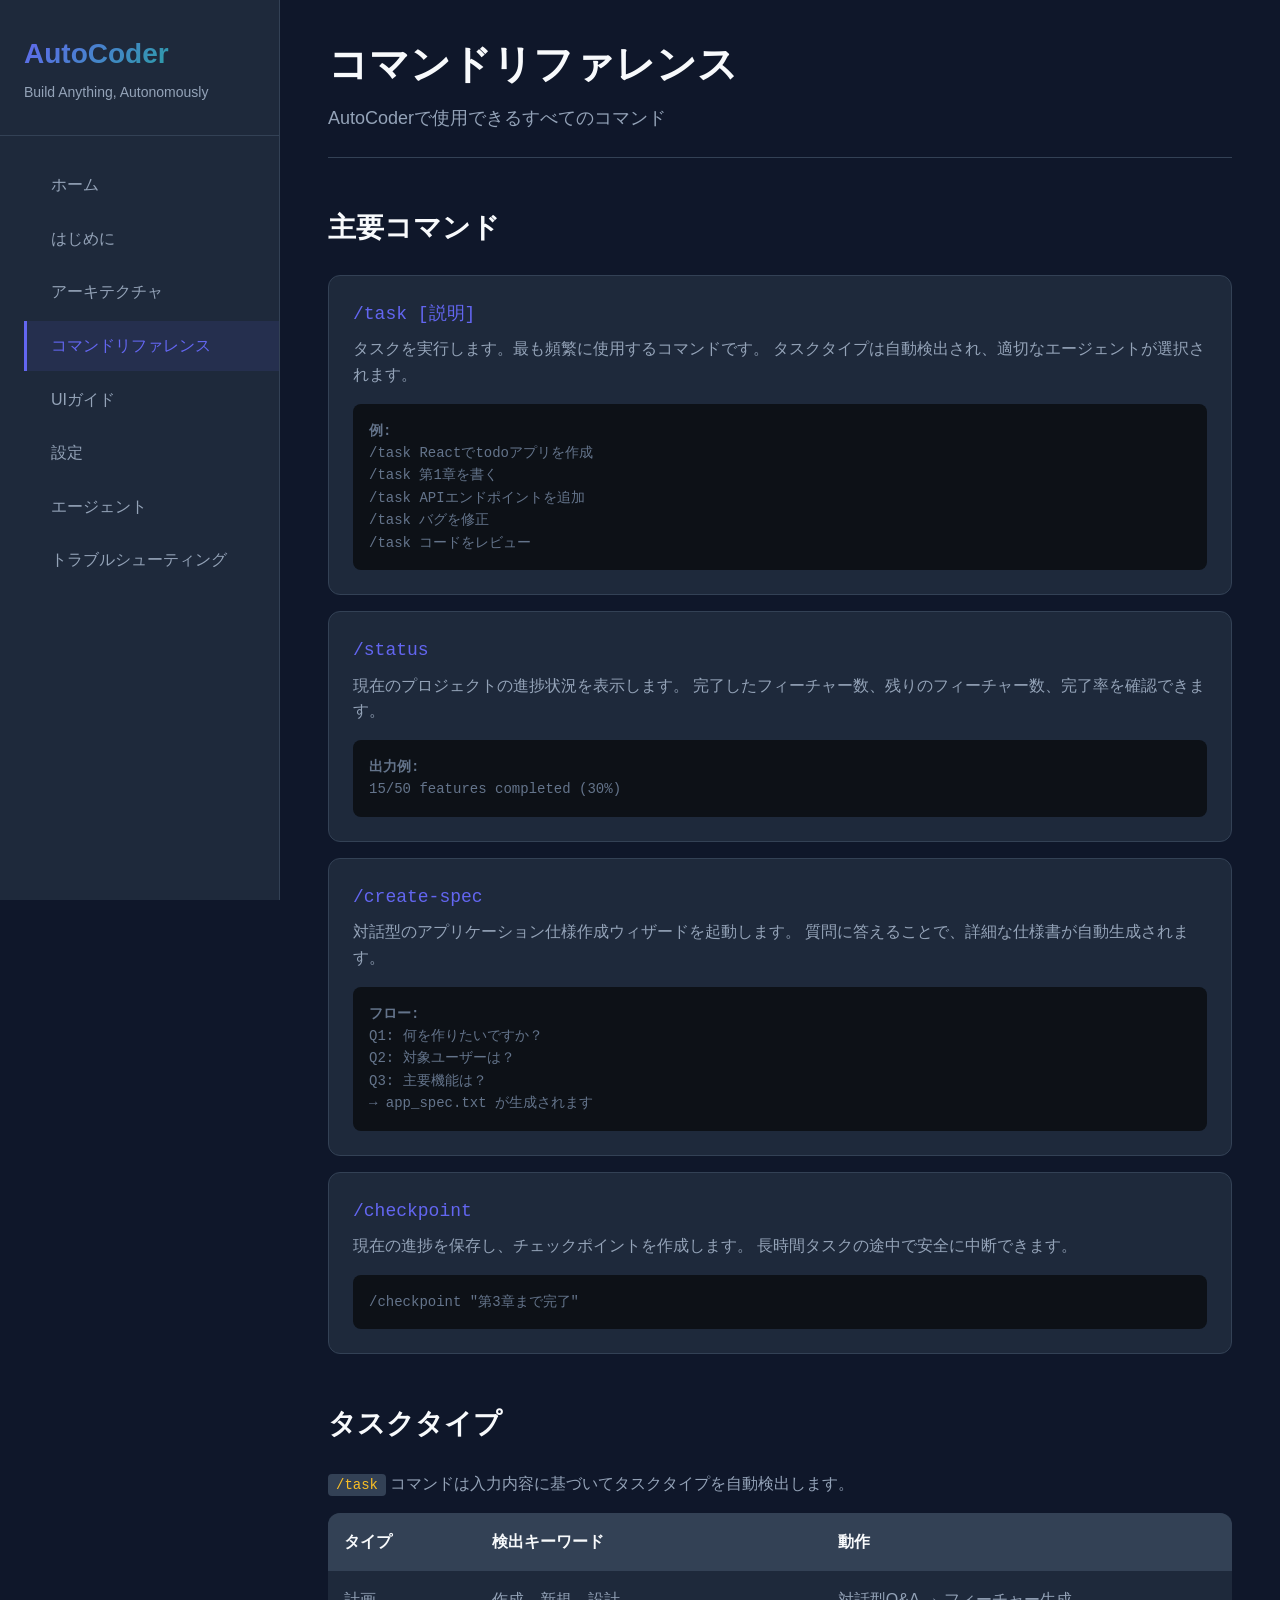
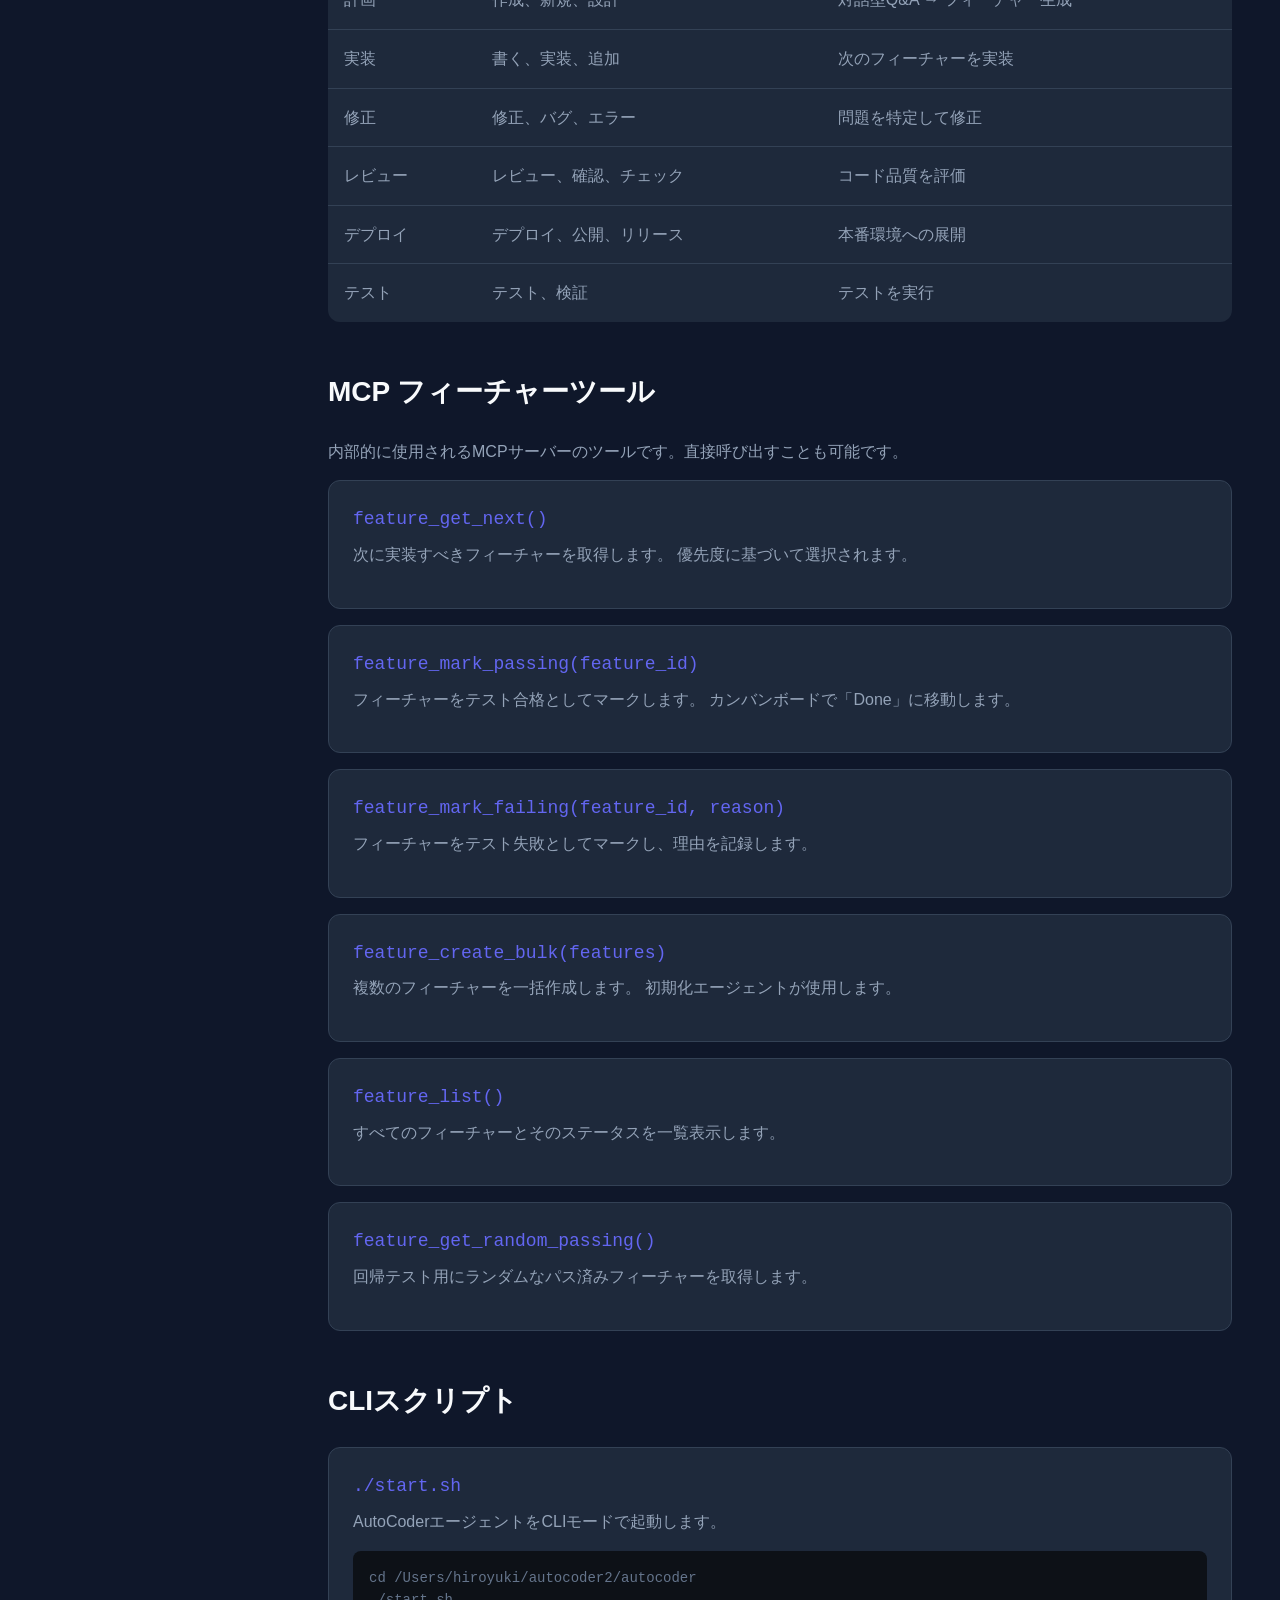
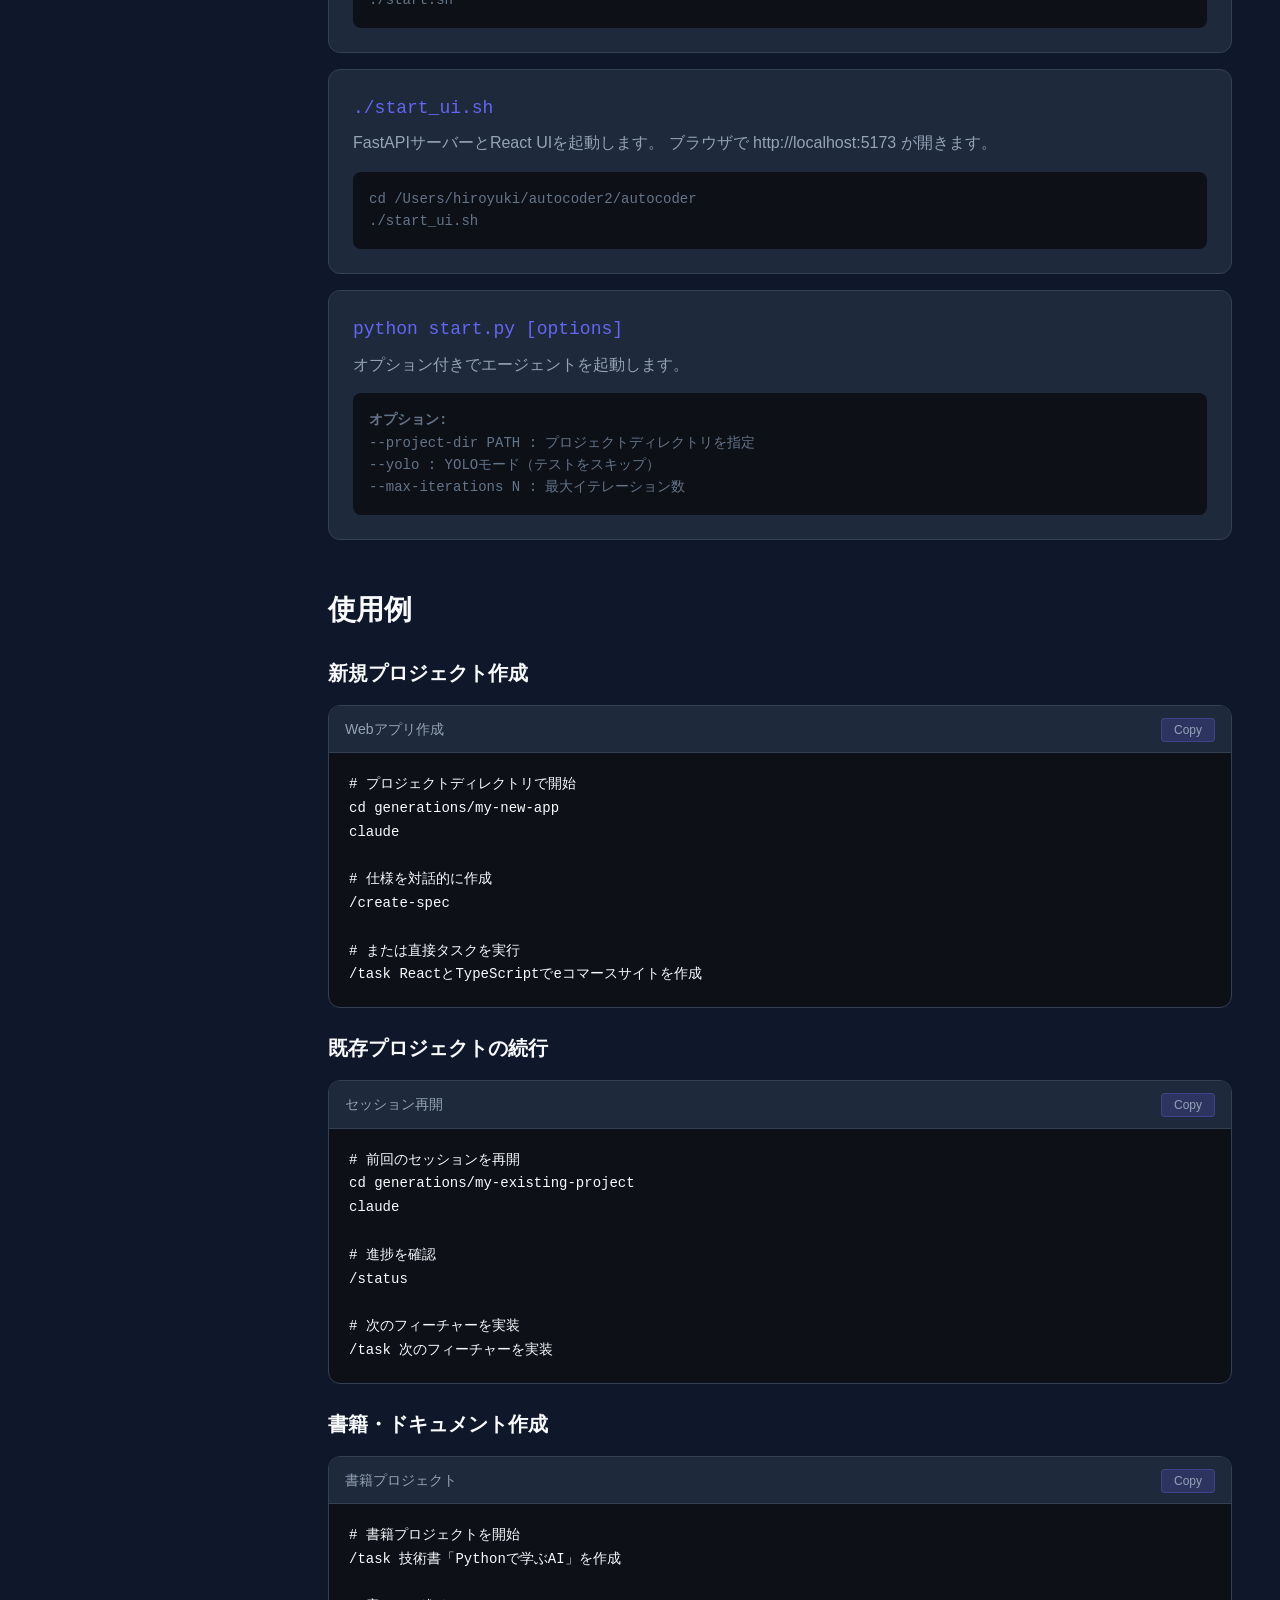
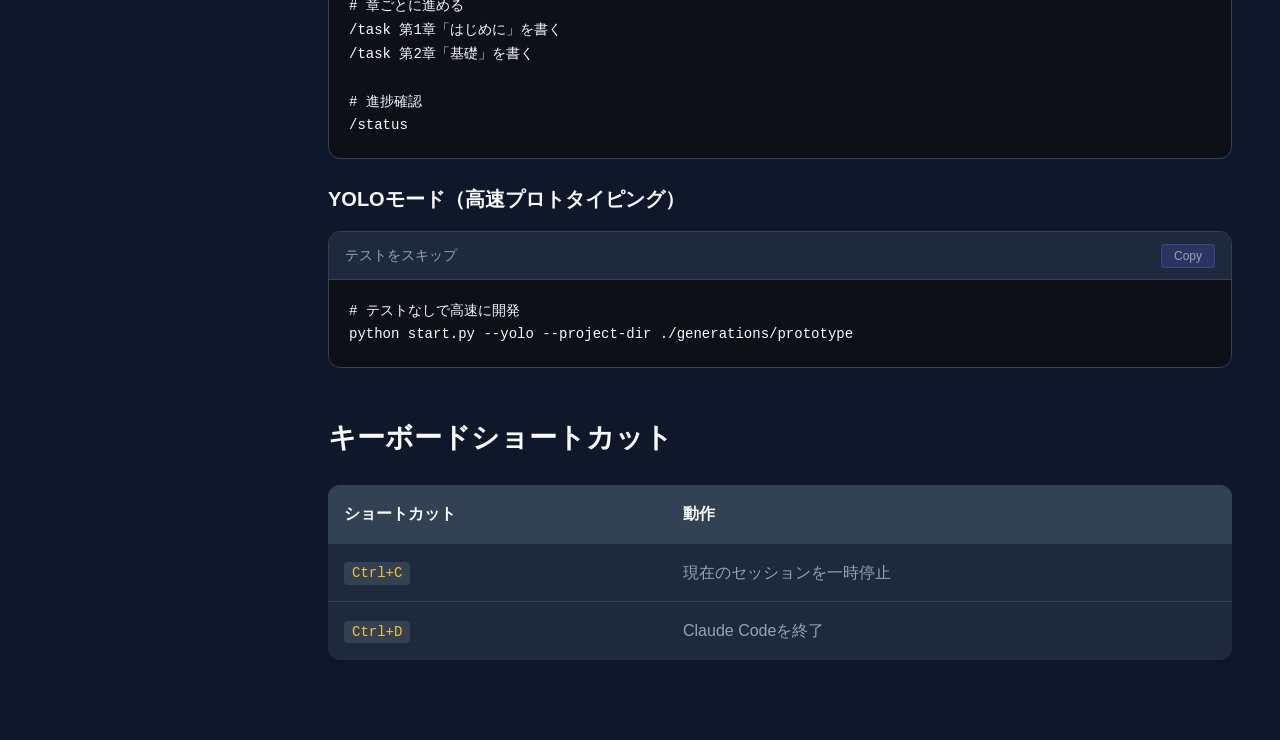
<file: docs/manual-site/pages/commands.html>
<!DOCTYPE html>
<html lang="ja">
<head>
    <meta charset="UTF-8">
    <meta name="viewport" content="width=device-width, initial-scale=1.0">
    <title>コマンドリファレンス - AutoCoder マニュアル</title>
    <link rel="stylesheet" href="../css/style.css">
</head>
<body>
    <nav class="sidebar">
        <div class="logo">
            <h1>AutoCoder</h1>
            <p class="tagline">Build Anything, Autonomously</p>
        </div>
        <ul class="nav-links">
            <li><a href="../index.html">ホーム</a></li>
            <li><a href="getting-started.html">はじめに</a></li>
            <li><a href="architecture.html">アーキテクチャ</a></li>
            <li><a href="commands.html" class="active">コマンドリファレンス</a></li>
            <li><a href="ui-guide.html">UIガイド</a></li>
            <li><a href="configuration.html">設定</a></li>
            <li><a href="agents.html">エージェント</a></li>
            <li><a href="troubleshooting.html">トラブルシューティング</a></li>
        </ul>
    </nav>

    <main class="content">
        <header class="page-header">
            <h1>コマンドリファレンス</h1>
            <p class="subtitle">AutoCoderで使用できるすべてのコマンド</p>
        </header>

        <section>
            <h2>主要コマンド</h2>

            <div class="command-item">
                <div class="command-name">/task [説明]</div>
                <div class="command-desc">
                    タスクを実行します。最も頻繁に使用するコマンドです。
                    タスクタイプは自動検出され、適切なエージェントが選択されます。
                </div>
                <div class="command-example">
                    <strong>例:</strong><br>
                    /task Reactでtodoアプリを作成<br>
                    /task 第1章を書く<br>
                    /task APIエンドポイントを追加<br>
                    /task バグを修正<br>
                    /task コードをレビュー
                </div>
            </div>

            <div class="command-item">
                <div class="command-name">/status</div>
                <div class="command-desc">
                    現在のプロジェクトの進捗状況を表示します。
                    完了したフィーチャー数、残りのフィーチャー数、完了率を確認できます。
                </div>
                <div class="command-example">
                    <strong>出力例:</strong><br>
                    15/50 features completed (30%)
                </div>
            </div>

            <div class="command-item">
                <div class="command-name">/create-spec</div>
                <div class="command-desc">
                    対話型のアプリケーション仕様作成ウィザードを起動します。
                    質問に答えることで、詳細な仕様書が自動生成されます。
                </div>
                <div class="command-example">
                    <strong>フロー:</strong><br>
                    Q1: 何を作りたいですか？<br>
                    Q2: 対象ユーザーは？<br>
                    Q3: 主要機能は？<br>
                    → app_spec.txt が生成されます
                </div>
            </div>

            <div class="command-item">
                <div class="command-name">/checkpoint</div>
                <div class="command-desc">
                    現在の進捗を保存し、チェックポイントを作成します。
                    長時間タスクの途中で安全に中断できます。
                </div>
                <div class="command-example">
                    /checkpoint "第3章まで完了"
                </div>
            </div>
        </section>

        <section>
            <h2>タスクタイプ</h2>
            <p><code>/task</code> コマンドは入力内容に基づいてタスクタイプを自動検出します。</p>

            <table>
                <thead>
                    <tr>
                        <th>タイプ</th>
                        <th>検出キーワード</th>
                        <th>動作</th>
                    </tr>
                </thead>
                <tbody>
                    <tr>
                        <td>計画</td>
                        <td>作成、新規、設計</td>
                        <td>対話型Q&A → フィーチャー生成</td>
                    </tr>
                    <tr>
                        <td>実装</td>
                        <td>書く、実装、追加</td>
                        <td>次のフィーチャーを実装</td>
                    </tr>
                    <tr>
                        <td>修正</td>
                        <td>修正、バグ、エラー</td>
                        <td>問題を特定して修正</td>
                    </tr>
                    <tr>
                        <td>レビュー</td>
                        <td>レビュー、確認、チェック</td>
                        <td>コード品質を評価</td>
                    </tr>
                    <tr>
                        <td>デプロイ</td>
                        <td>デプロイ、公開、リリース</td>
                        <td>本番環境への展開</td>
                    </tr>
                    <tr>
                        <td>テスト</td>
                        <td>テスト、検証</td>
                        <td>テストを実行</td>
                    </tr>
                </tbody>
            </table>
        </section>

        <section>
            <h2>MCP フィーチャーツール</h2>
            <p>内部的に使用されるMCPサーバーのツールです。直接呼び出すことも可能です。</p>

            <div class="command-item">
                <div class="command-name">feature_get_next()</div>
                <div class="command-desc">
                    次に実装すべきフィーチャーを取得します。
                    優先度に基づいて選択されます。
                </div>
            </div>

            <div class="command-item">
                <div class="command-name">feature_mark_passing(feature_id)</div>
                <div class="command-desc">
                    フィーチャーをテスト合格としてマークします。
                    カンバンボードで「Done」に移動します。
                </div>
            </div>

            <div class="command-item">
                <div class="command-name">feature_mark_failing(feature_id, reason)</div>
                <div class="command-desc">
                    フィーチャーをテスト失敗としてマークし、理由を記録します。
                </div>
            </div>

            <div class="command-item">
                <div class="command-name">feature_create_bulk(features)</div>
                <div class="command-desc">
                    複数のフィーチャーを一括作成します。
                    初期化エージェントが使用します。
                </div>
            </div>

            <div class="command-item">
                <div class="command-name">feature_list()</div>
                <div class="command-desc">
                    すべてのフィーチャーとそのステータスを一覧表示します。
                </div>
            </div>

            <div class="command-item">
                <div class="command-name">feature_get_random_passing()</div>
                <div class="command-desc">
                    回帰テスト用にランダムなパス済みフィーチャーを取得します。
                </div>
            </div>
        </section>

        <section>
            <h2>CLIスクリプト</h2>

            <div class="command-item">
                <div class="command-name">./start.sh</div>
                <div class="command-desc">
                    AutoCoderエージェントをCLIモードで起動します。
                </div>
                <div class="command-example">
                    cd /Users/hiroyuki/autocoder2/autocoder<br>
                    ./start.sh
                </div>
            </div>

            <div class="command-item">
                <div class="command-name">./start_ui.sh</div>
                <div class="command-desc">
                    FastAPIサーバーとReact UIを起動します。
                    ブラウザで http://localhost:5173 が開きます。
                </div>
                <div class="command-example">
                    cd /Users/hiroyuki/autocoder2/autocoder<br>
                    ./start_ui.sh
                </div>
            </div>

            <div class="command-item">
                <div class="command-name">python start.py [options]</div>
                <div class="command-desc">
                    オプション付きでエージェントを起動します。
                </div>
                <div class="command-example">
                    <strong>オプション:</strong><br>
                    --project-dir PATH : プロジェクトディレクトリを指定<br>
                    --yolo : YOLOモード（テストをスキップ）<br>
                    --max-iterations N : 最大イテレーション数
                </div>
            </div>
        </section>

        <section>
            <h2>使用例</h2>

            <h3>新規プロジェクト作成</h3>
            <div class="code-block">
                <div class="code-header"><span>Webアプリ作成</span></div>
                <pre><code># プロジェクトディレクトリで開始
cd generations/my-new-app
claude

# 仕様を対話的に作成
/create-spec

# または直接タスクを実行
/task ReactとTypeScriptでeコマースサイトを作成</code></pre>
            </div>

            <h3>既存プロジェクトの続行</h3>
            <div class="code-block">
                <div class="code-header"><span>セッション再開</span></div>
                <pre><code># 前回のセッションを再開
cd generations/my-existing-project
claude

# 進捗を確認
/status

# 次のフィーチャーを実装
/task 次のフィーチャーを実装</code></pre>
            </div>

            <h3>書籍・ドキュメント作成</h3>
            <div class="code-block">
                <div class="code-header"><span>書籍プロジェクト</span></div>
                <pre><code># 書籍プロジェクトを開始
/task 技術書「Pythonで学ぶAI」を作成

# 章ごとに進める
/task 第1章「はじめに」を書く
/task 第2章「基礎」を書く

# 進捗確認
/status</code></pre>
            </div>

            <h3>YOLOモード（高速プロトタイピング）</h3>
            <div class="code-block">
                <div class="code-header"><span>テストをスキップ</span></div>
                <pre><code># テストなしで高速に開発
python start.py --yolo --project-dir ./generations/prototype</code></pre>
            </div>
        </section>

        <section>
            <h2>キーボードショートカット</h2>
            <table>
                <thead>
                    <tr>
                        <th>ショートカット</th>
                        <th>動作</th>
                    </tr>
                </thead>
                <tbody>
                    <tr>
                        <td><code>Ctrl+C</code></td>
                        <td>現在のセッションを一時停止</td>
                    </tr>
                    <tr>
                        <td><code>Ctrl+D</code></td>
                        <td>Claude Codeを終了</td>
                    </tr>
                </tbody>
            </table>
        </section>
    </main>

    <script src="../js/main.js"></script>
</body>
</html>
</file>
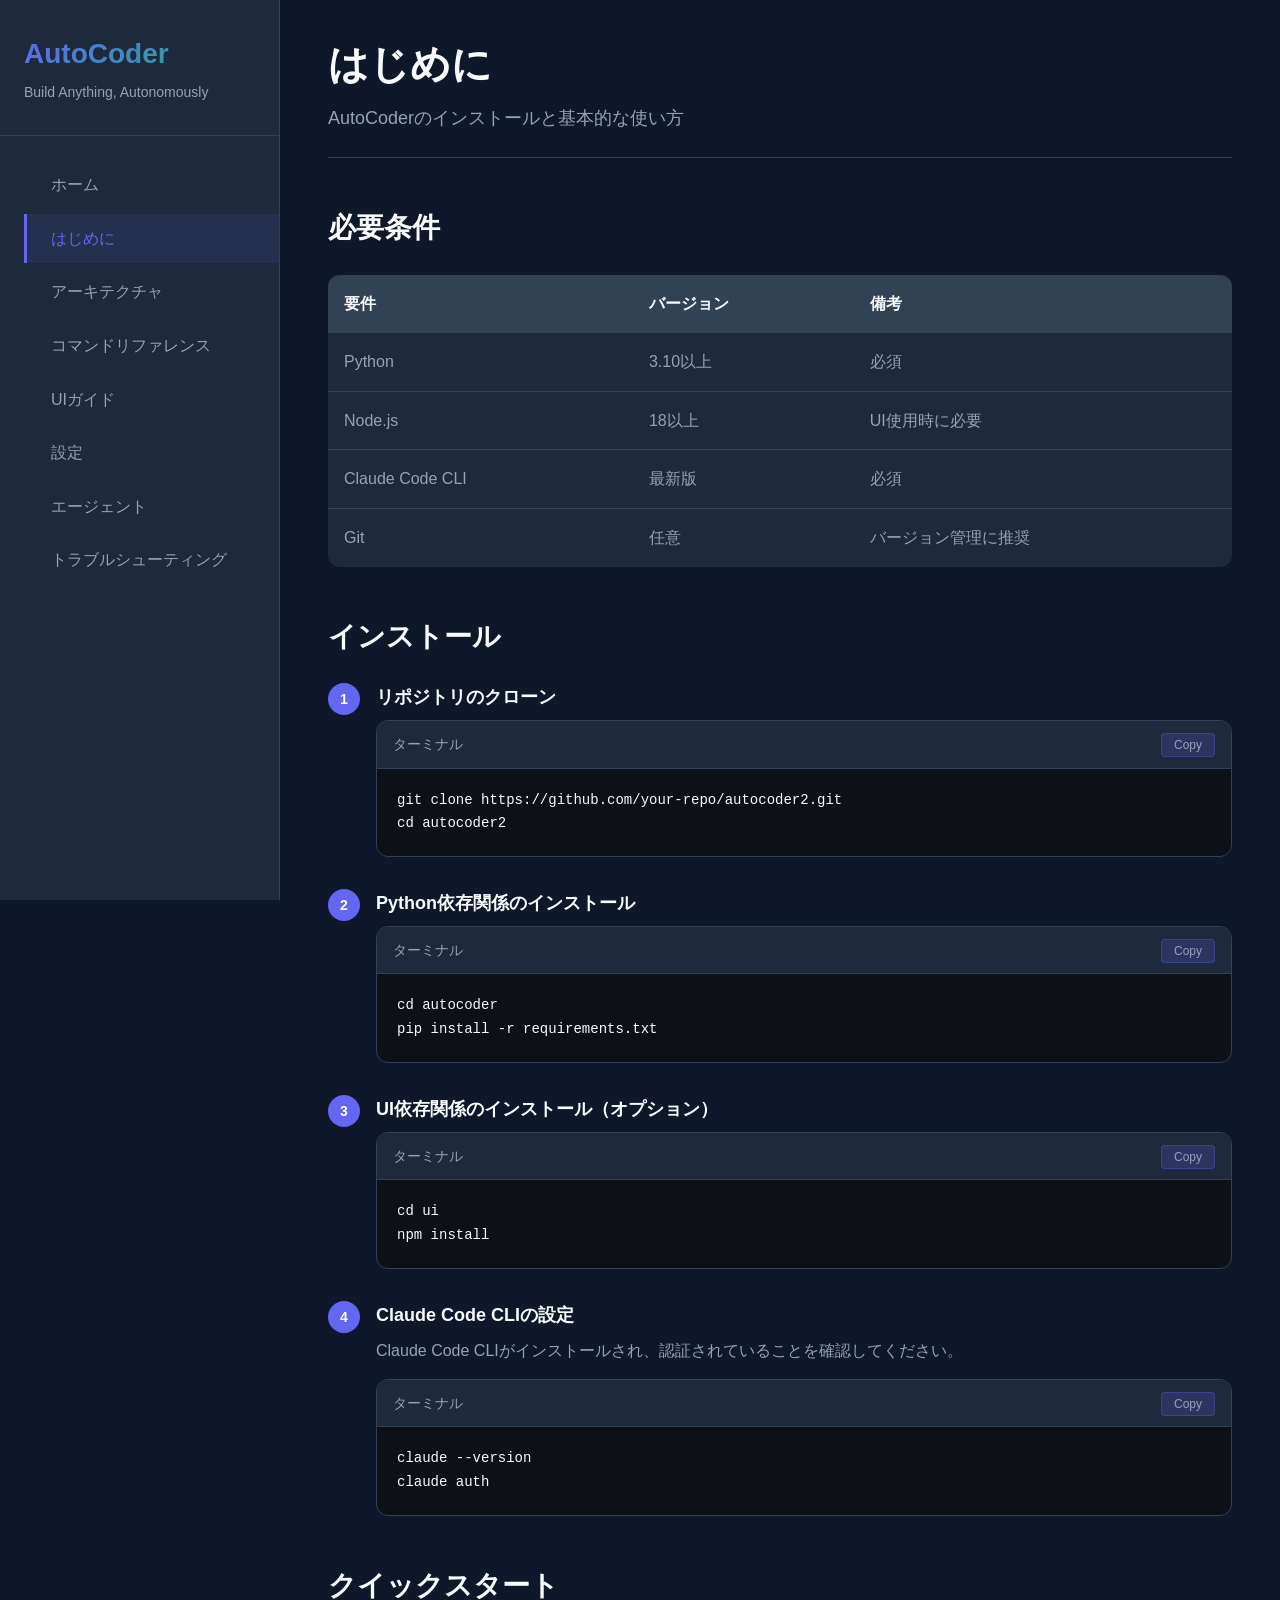
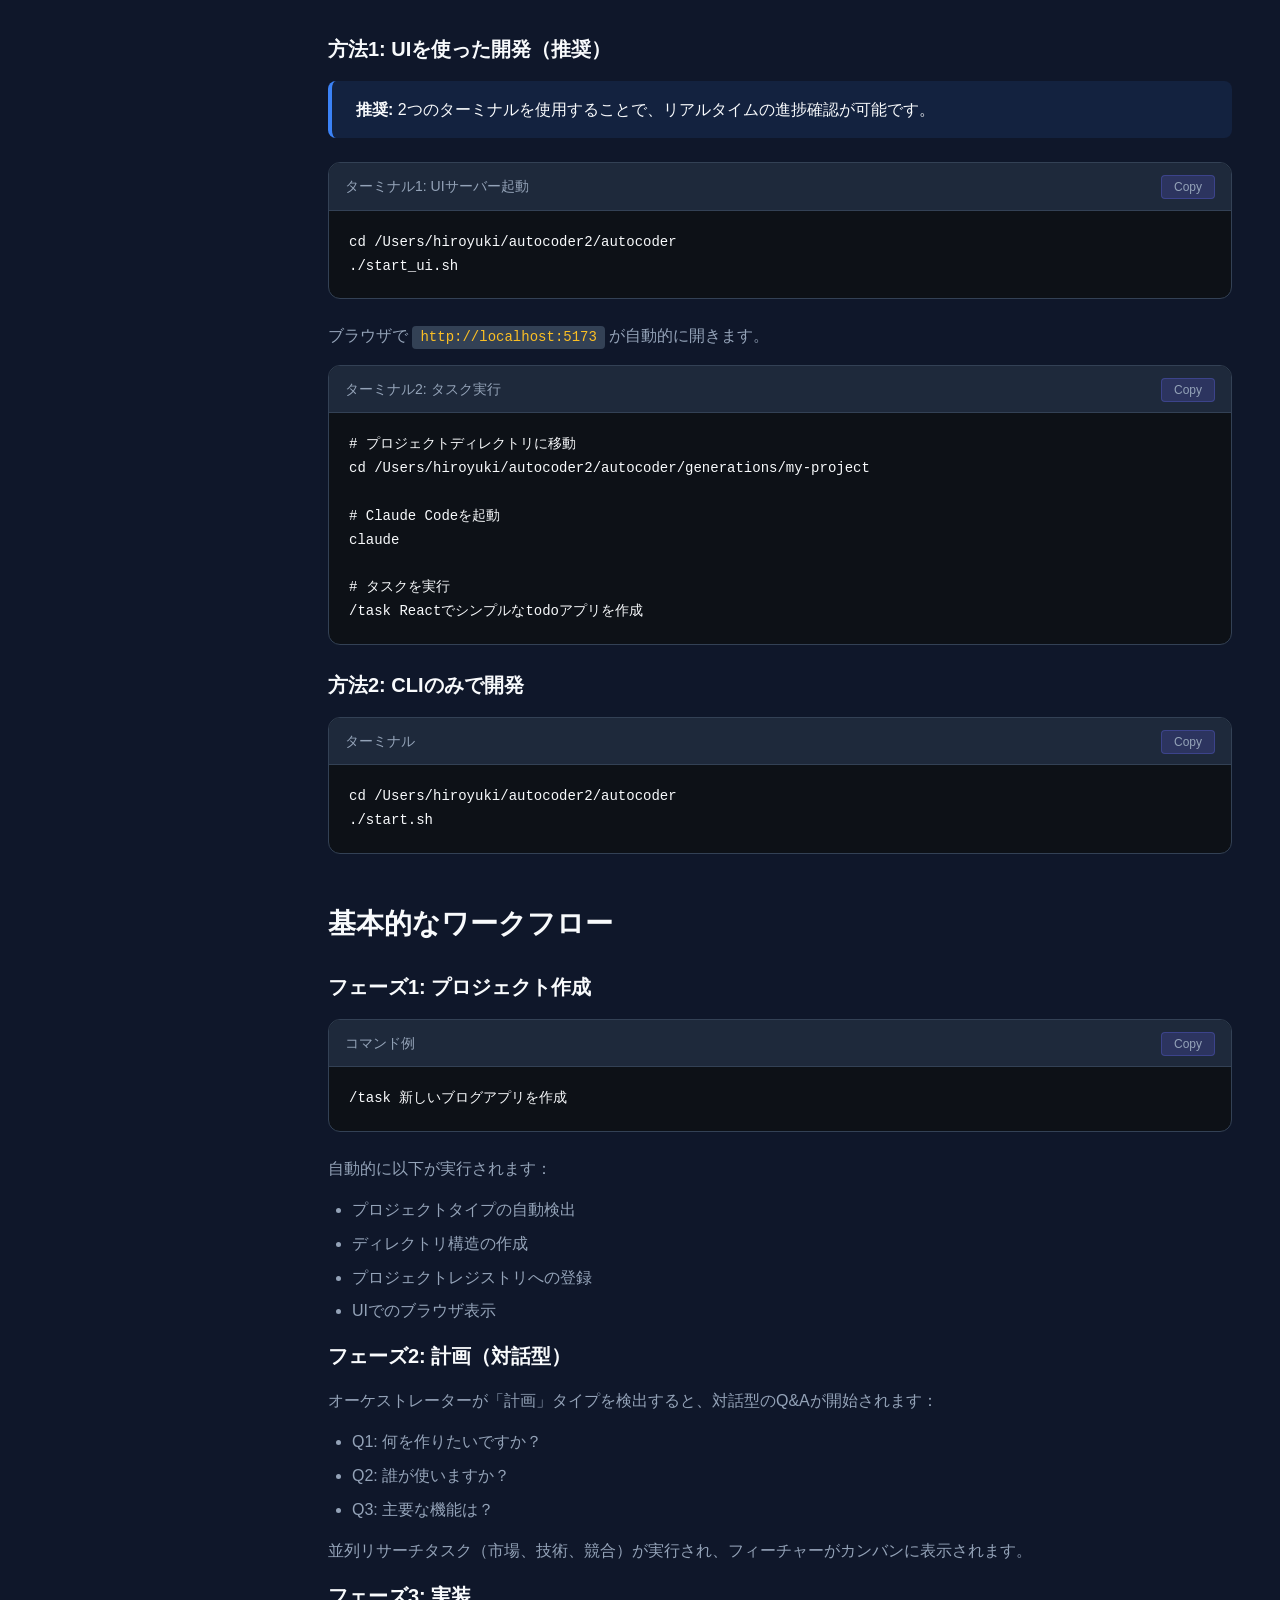
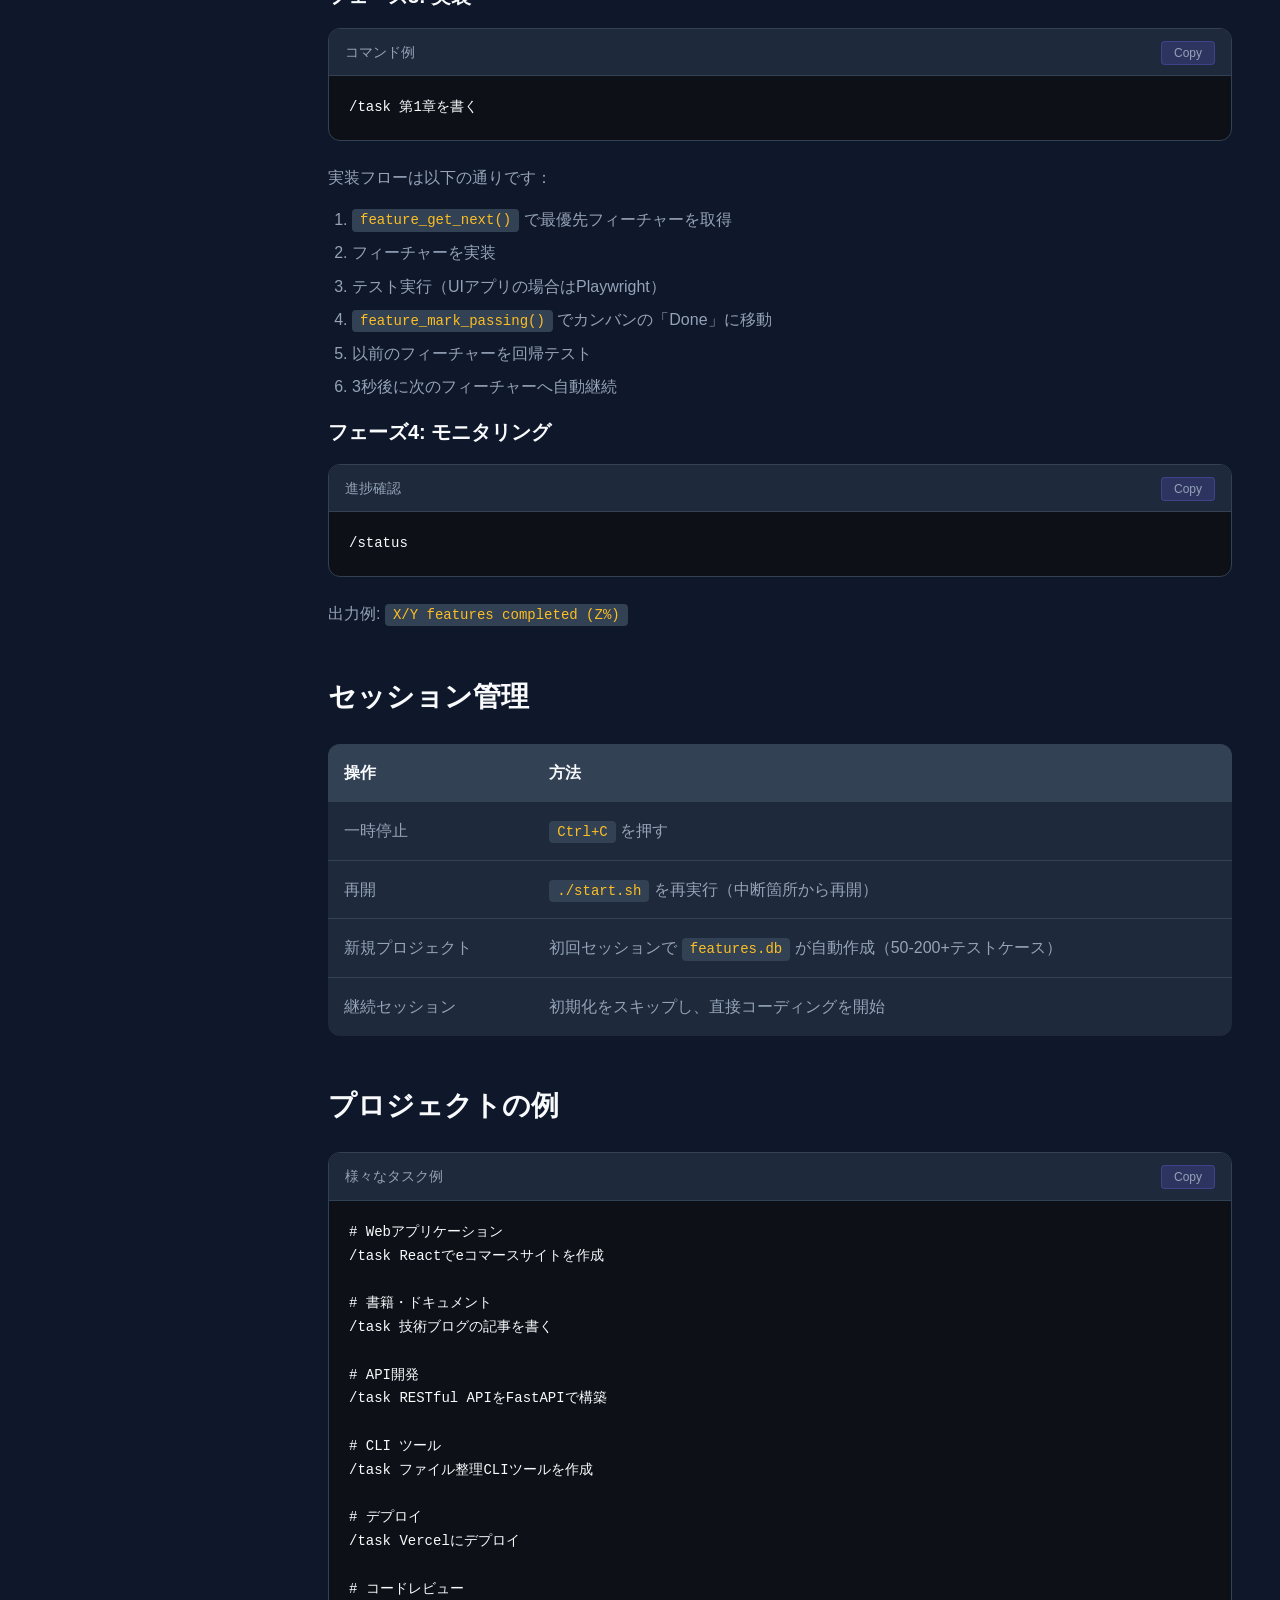
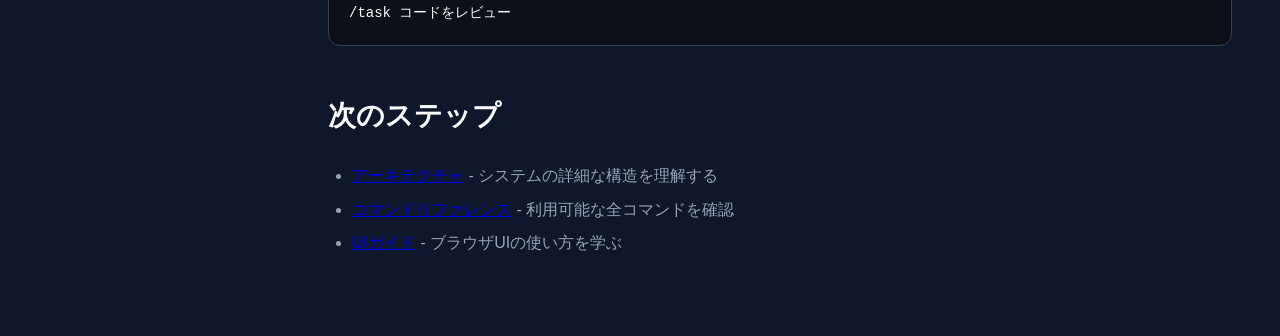
<file: docs/manual-site/pages/getting-started.html>
<!DOCTYPE html>
<html lang="ja">
<head>
    <meta charset="UTF-8">
    <meta name="viewport" content="width=device-width, initial-scale=1.0">
    <title>はじめに - AutoCoder マニュアル</title>
    <link rel="stylesheet" href="../css/style.css">
</head>
<body>
    <nav class="sidebar">
        <div class="logo">
            <h1>AutoCoder</h1>
            <p class="tagline">Build Anything, Autonomously</p>
        </div>
        <ul class="nav-links">
            <li><a href="../index.html">ホーム</a></li>
            <li><a href="getting-started.html" class="active">はじめに</a></li>
            <li><a href="architecture.html">アーキテクチャ</a></li>
            <li><a href="commands.html">コマンドリファレンス</a></li>
            <li><a href="ui-guide.html">UIガイド</a></li>
            <li><a href="configuration.html">設定</a></li>
            <li><a href="agents.html">エージェント</a></li>
            <li><a href="troubleshooting.html">トラブルシューティング</a></li>
        </ul>
    </nav>

    <main class="content">
        <header class="page-header">
            <h1>はじめに</h1>
            <p class="subtitle">AutoCoderのインストールと基本的な使い方</p>
        </header>

        <section>
            <h2>必要条件</h2>
            <table>
                <thead>
                    <tr>
                        <th>要件</th>
                        <th>バージョン</th>
                        <th>備考</th>
                    </tr>
                </thead>
                <tbody>
                    <tr>
                        <td>Python</td>
                        <td>3.10以上</td>
                        <td>必須</td>
                    </tr>
                    <tr>
                        <td>Node.js</td>
                        <td>18以上</td>
                        <td>UI使用時に必要</td>
                    </tr>
                    <tr>
                        <td>Claude Code CLI</td>
                        <td>最新版</td>
                        <td>必須</td>
                    </tr>
                    <tr>
                        <td>Git</td>
                        <td>任意</td>
                        <td>バージョン管理に推奨</td>
                    </tr>
                </tbody>
            </table>
        </section>

        <section>
            <h2>インストール</h2>
            <div class="steps">
                <div class="step">
                    <h4>リポジトリのクローン</h4>
                    <div class="code-block">
                        <div class="code-header"><span>ターミナル</span></div>
                        <pre><code>git clone https://github.com/your-repo/autocoder2.git
cd autocoder2</code></pre>
                    </div>
                </div>

                <div class="step">
                    <h4>Python依存関係のインストール</h4>
                    <div class="code-block">
                        <div class="code-header"><span>ターミナル</span></div>
                        <pre><code>cd autocoder
pip install -r requirements.txt</code></pre>
                    </div>
                </div>

                <div class="step">
                    <h4>UI依存関係のインストール（オプション）</h4>
                    <div class="code-block">
                        <div class="code-header"><span>ターミナル</span></div>
                        <pre><code>cd ui
npm install</code></pre>
                    </div>
                </div>

                <div class="step">
                    <h4>Claude Code CLIの設定</h4>
                    <p>Claude Code CLIがインストールされ、認証されていることを確認してください。</p>
                    <div class="code-block">
                        <div class="code-header"><span>ターミナル</span></div>
                        <pre><code>claude --version
claude auth</code></pre>
                    </div>
                </div>
            </div>
        </section>

        <section>
            <h2>クイックスタート</h2>

            <h3>方法1: UIを使った開発（推奨）</h3>
            <div class="alert alert-info">
                <strong>推奨:</strong> 2つのターミナルを使用することで、リアルタイムの進捗確認が可能です。
            </div>

            <div class="code-block">
                <div class="code-header"><span>ターミナル1: UIサーバー起動</span></div>
                <pre><code>cd /Users/hiroyuki/autocoder2/autocoder
./start_ui.sh</code></pre>
            </div>

            <p>ブラウザで <code>http://localhost:5173</code> が自動的に開きます。</p>

            <div class="code-block">
                <div class="code-header"><span>ターミナル2: タスク実行</span></div>
                <pre><code># プロジェクトディレクトリに移動
cd /Users/hiroyuki/autocoder2/autocoder/generations/my-project

# Claude Codeを起動
claude

# タスクを実行
/task Reactでシンプルなtodoアプリを作成</code></pre>
            </div>

            <h3>方法2: CLIのみで開発</h3>
            <div class="code-block">
                <div class="code-header"><span>ターミナル</span></div>
                <pre><code>cd /Users/hiroyuki/autocoder2/autocoder
./start.sh</code></pre>
            </div>
        </section>

        <section>
            <h2>基本的なワークフロー</h2>

            <h3>フェーズ1: プロジェクト作成</h3>
            <div class="code-block">
                <div class="code-header"><span>コマンド例</span></div>
                <pre><code>/task 新しいブログアプリを作成</code></pre>
            </div>
            <p>自動的に以下が実行されます：</p>
            <ul>
                <li>プロジェクトタイプの自動検出</li>
                <li>ディレクトリ構造の作成</li>
                <li>プロジェクトレジストリへの登録</li>
                <li>UIでのブラウザ表示</li>
            </ul>

            <h3>フェーズ2: 計画（対話型）</h3>
            <p>オーケストレーターが「計画」タイプを検出すると、対話型のQ&Aが開始されます：</p>
            <ul>
                <li>Q1: 何を作りたいですか？</li>
                <li>Q2: 誰が使いますか？</li>
                <li>Q3: 主要な機能は？</li>
            </ul>
            <p>並列リサーチタスク（市場、技術、競合）が実行され、フィーチャーがカンバンに表示されます。</p>

            <h3>フェーズ3: 実装</h3>
            <div class="code-block">
                <div class="code-header"><span>コマンド例</span></div>
                <pre><code>/task 第1章を書く</code></pre>
            </div>
            <p>実装フローは以下の通りです：</p>
            <ol>
                <li><code>feature_get_next()</code> で最優先フィーチャーを取得</li>
                <li>フィーチャーを実装</li>
                <li>テスト実行（UIアプリの場合はPlaywright）</li>
                <li><code>feature_mark_passing()</code> でカンバンの「Done」に移動</li>
                <li>以前のフィーチャーを回帰テスト</li>
                <li>3秒後に次のフィーチャーへ自動継続</li>
            </ol>

            <h3>フェーズ4: モニタリング</h3>
            <div class="code-block">
                <div class="code-header"><span>進捗確認</span></div>
                <pre><code>/status</code></pre>
            </div>
            <p>出力例: <code>X/Y features completed (Z%)</code></p>
        </section>

        <section>
            <h2>セッション管理</h2>
            <table>
                <thead>
                    <tr>
                        <th>操作</th>
                        <th>方法</th>
                    </tr>
                </thead>
                <tbody>
                    <tr>
                        <td>一時停止</td>
                        <td><code>Ctrl+C</code> を押す</td>
                    </tr>
                    <tr>
                        <td>再開</td>
                        <td><code>./start.sh</code> を再実行（中断箇所から再開）</td>
                    </tr>
                    <tr>
                        <td>新規プロジェクト</td>
                        <td>初回セッションで <code>features.db</code> が自動作成（50-200+テストケース）</td>
                    </tr>
                    <tr>
                        <td>継続セッション</td>
                        <td>初期化をスキップし、直接コーディングを開始</td>
                    </tr>
                </tbody>
            </table>
        </section>

        <section>
            <h2>プロジェクトの例</h2>
            <div class="code-block">
                <div class="code-header"><span>様々なタスク例</span></div>
                <pre><code># Webアプリケーション
/task Reactでeコマースサイトを作成

# 書籍・ドキュメント
/task 技術ブログの記事を書く

# API開発
/task RESTful APIをFastAPIで構築

# CLI ツール
/task ファイル整理CLIツールを作成

# デプロイ
/task Vercelにデプロイ

# コードレビュー
/task コードをレビュー</code></pre>
            </div>
        </section>

        <section>
            <h2>次のステップ</h2>
            <ul>
                <li><a href="architecture.html">アーキテクチャ</a> - システムの詳細な構造を理解する</li>
                <li><a href="commands.html">コマンドリファレンス</a> - 利用可能な全コマンドを確認</li>
                <li><a href="ui-guide.html">UIガイド</a> - ブラウザUIの使い方を学ぶ</li>
            </ul>
        </section>
    </main>

    <script src="../js/main.js"></script>
</body>
</html>
</file>
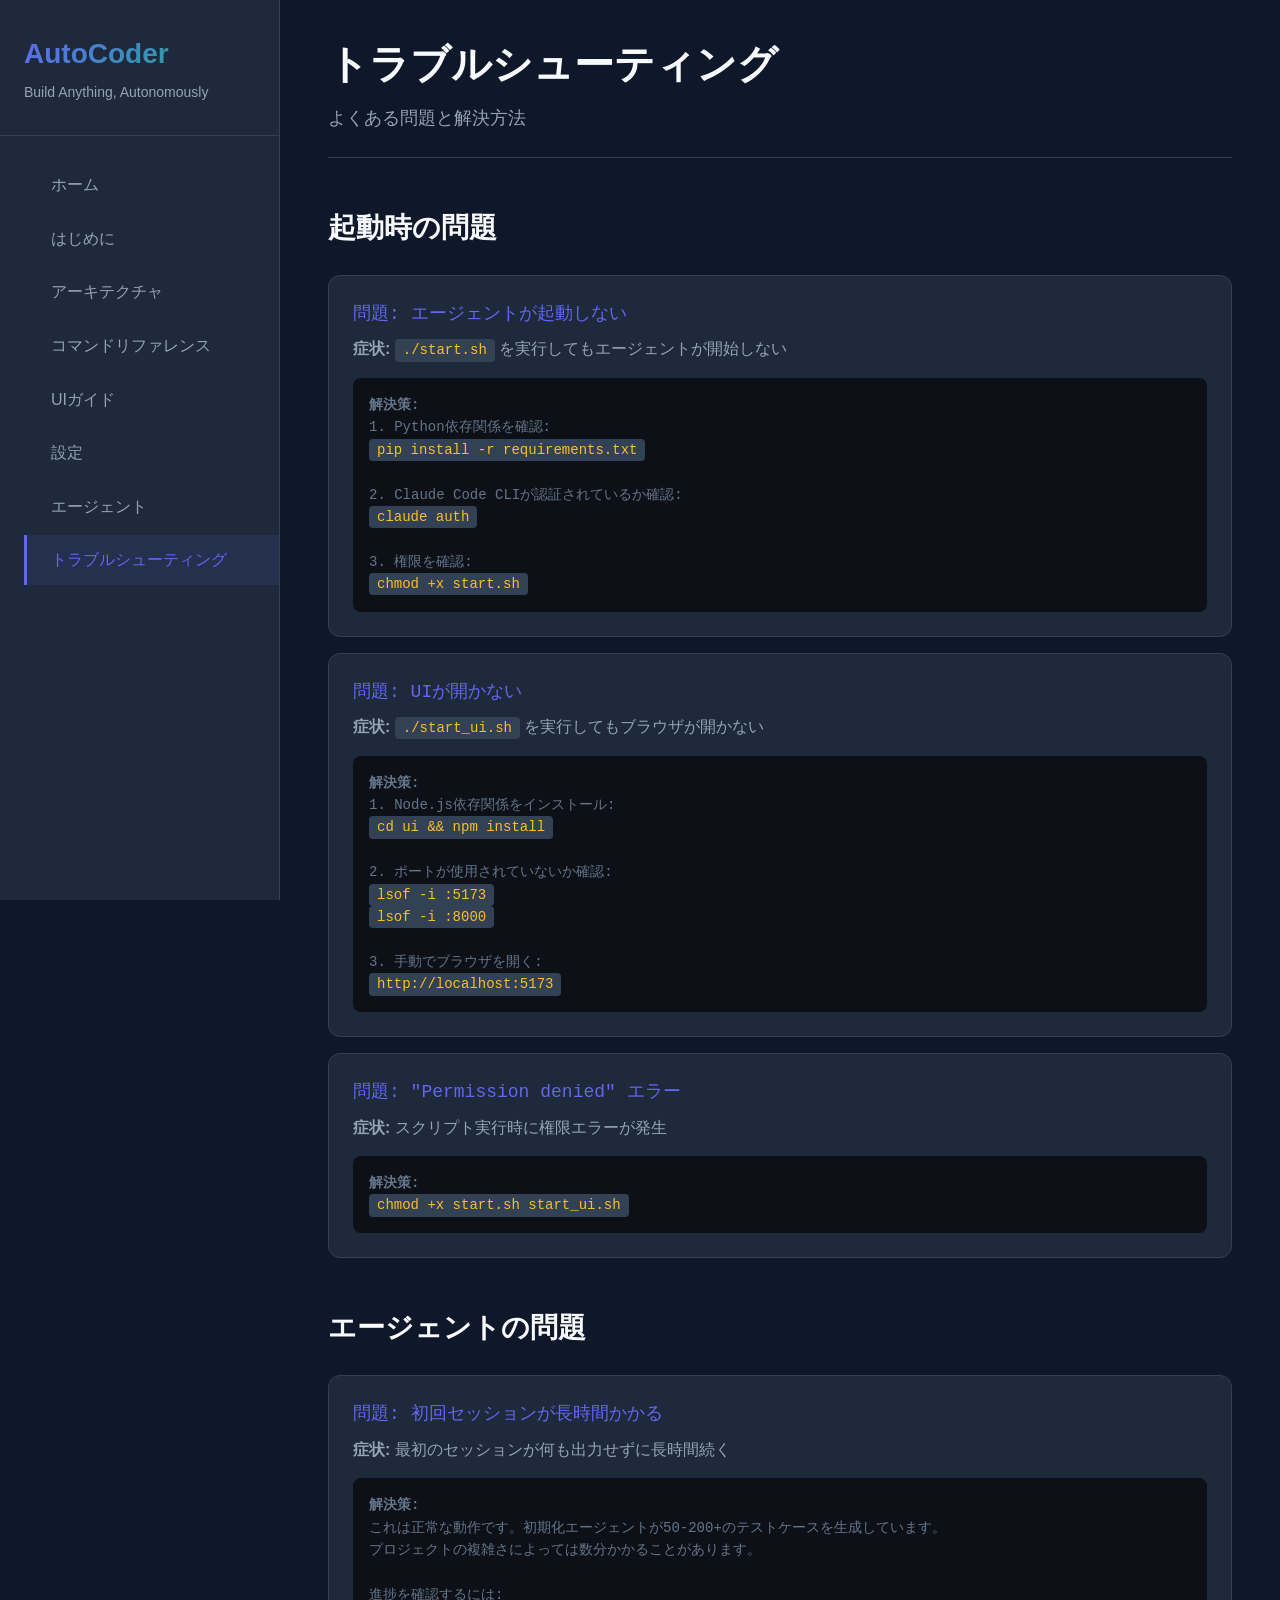
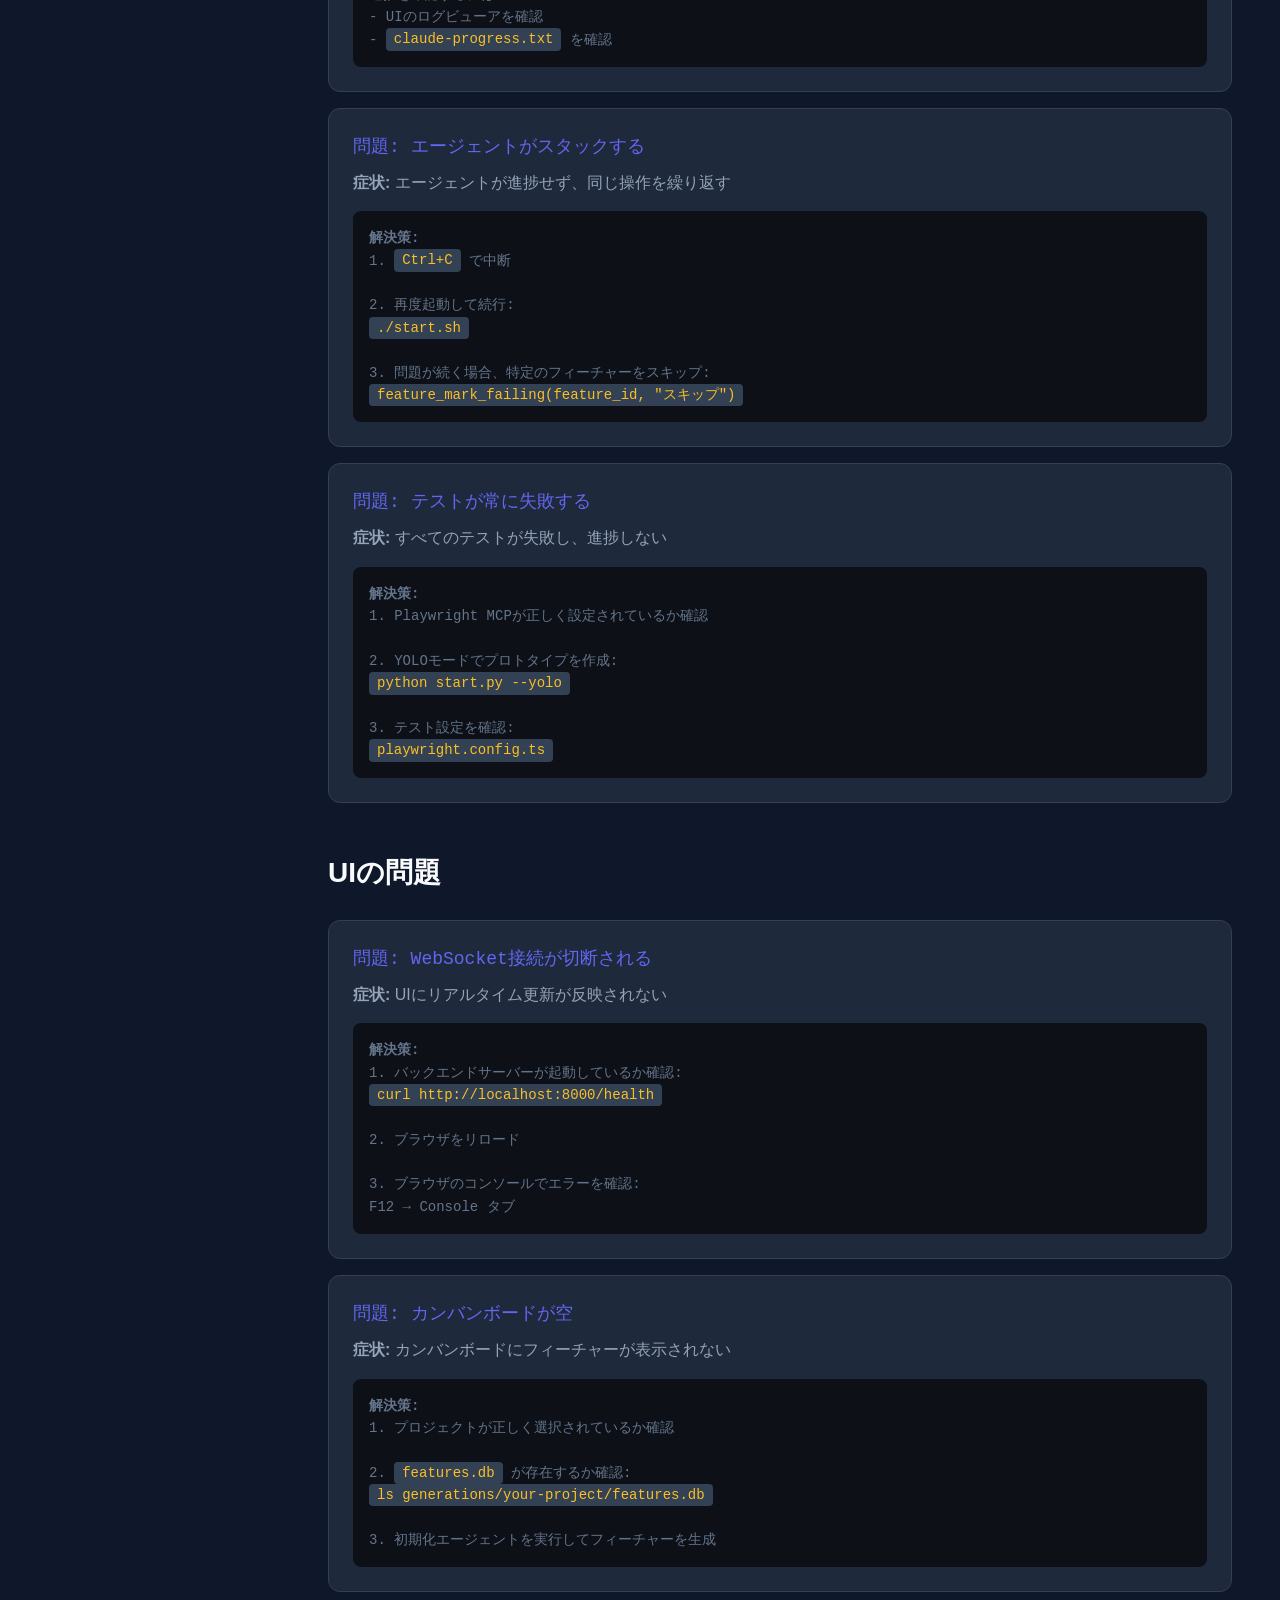
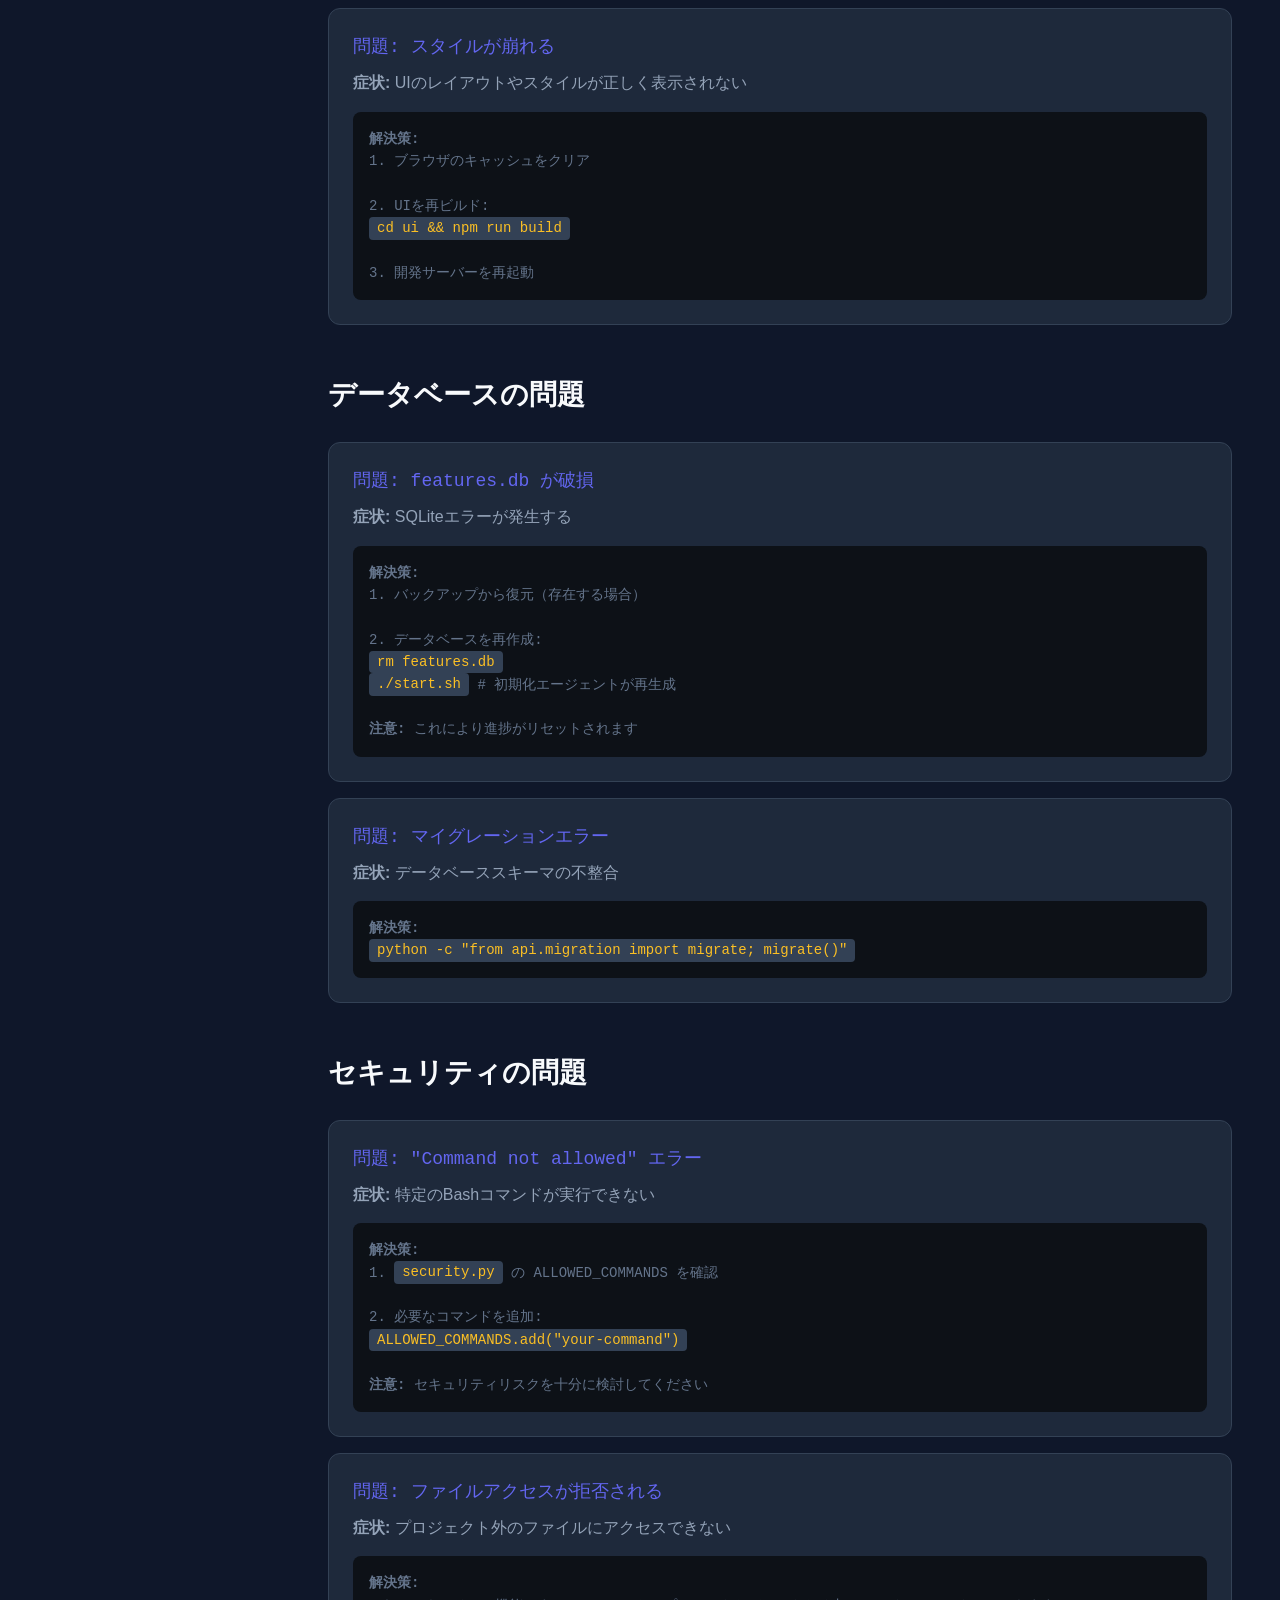
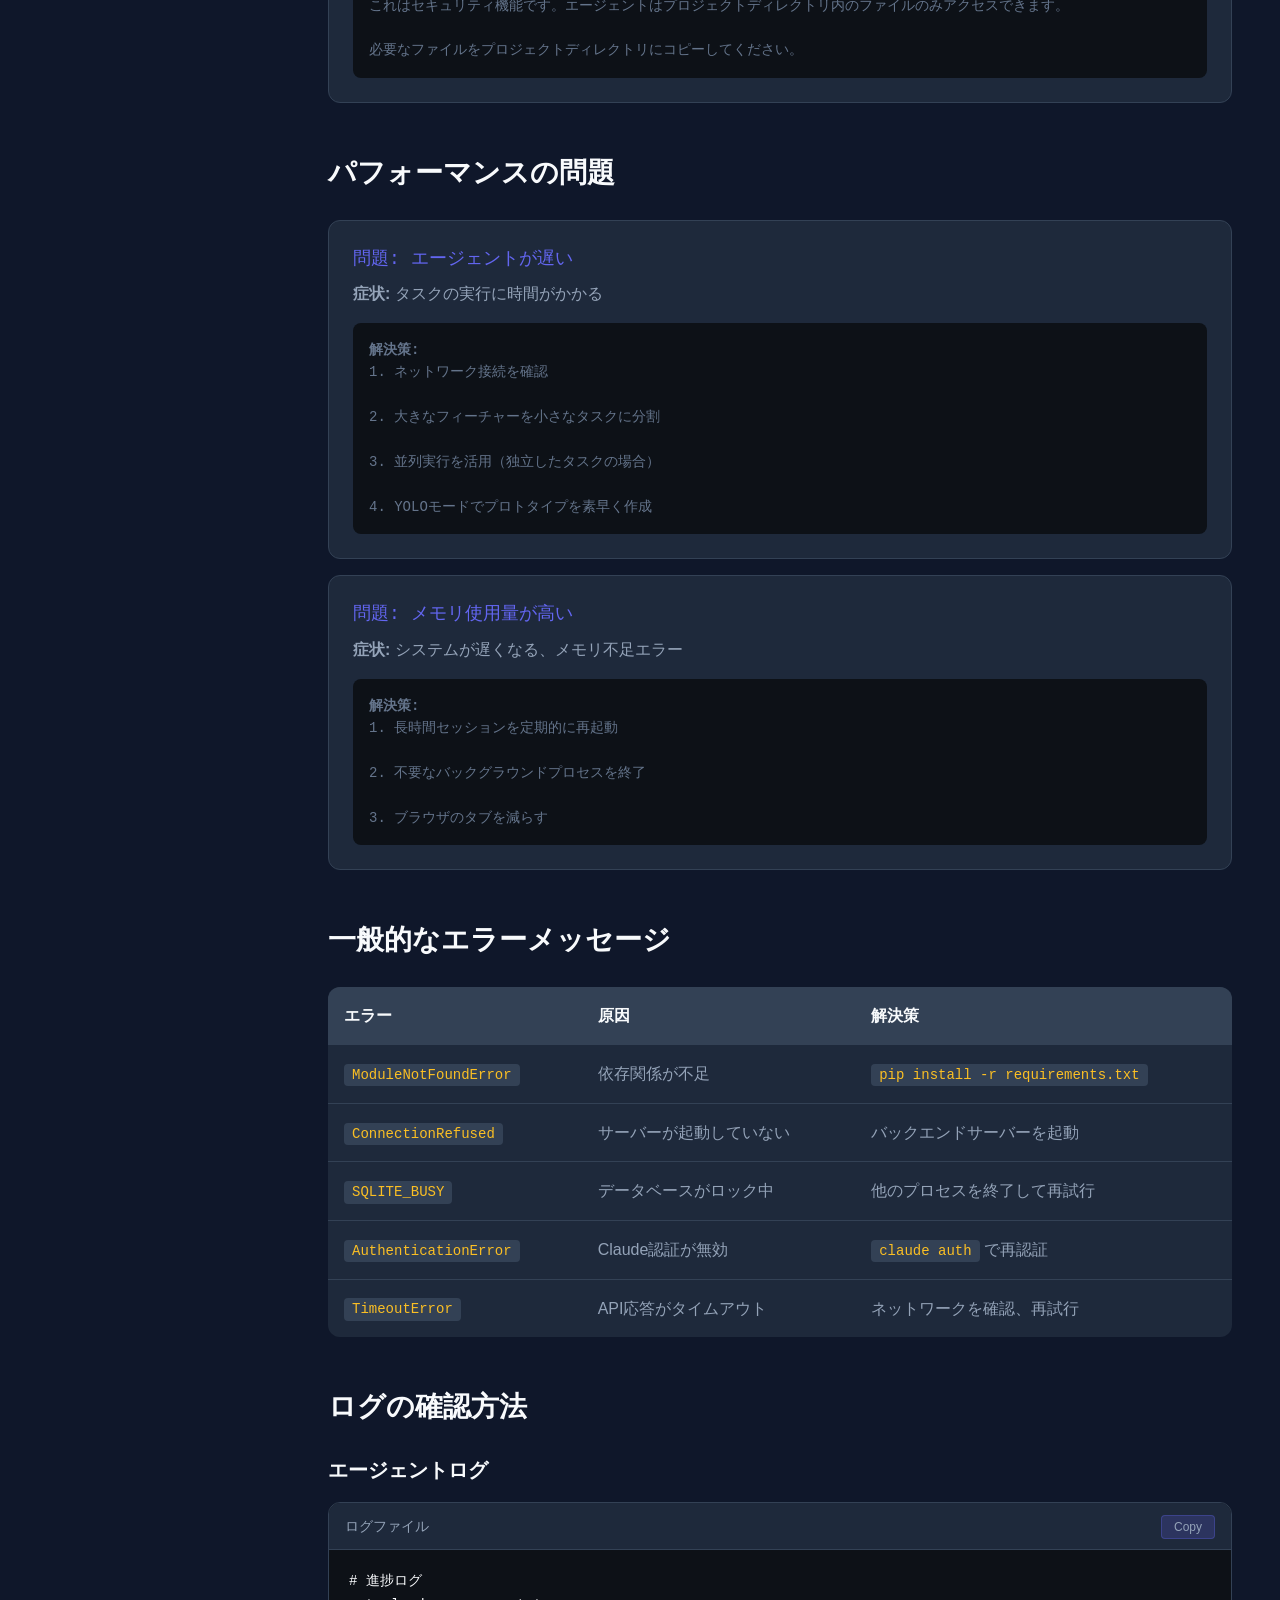
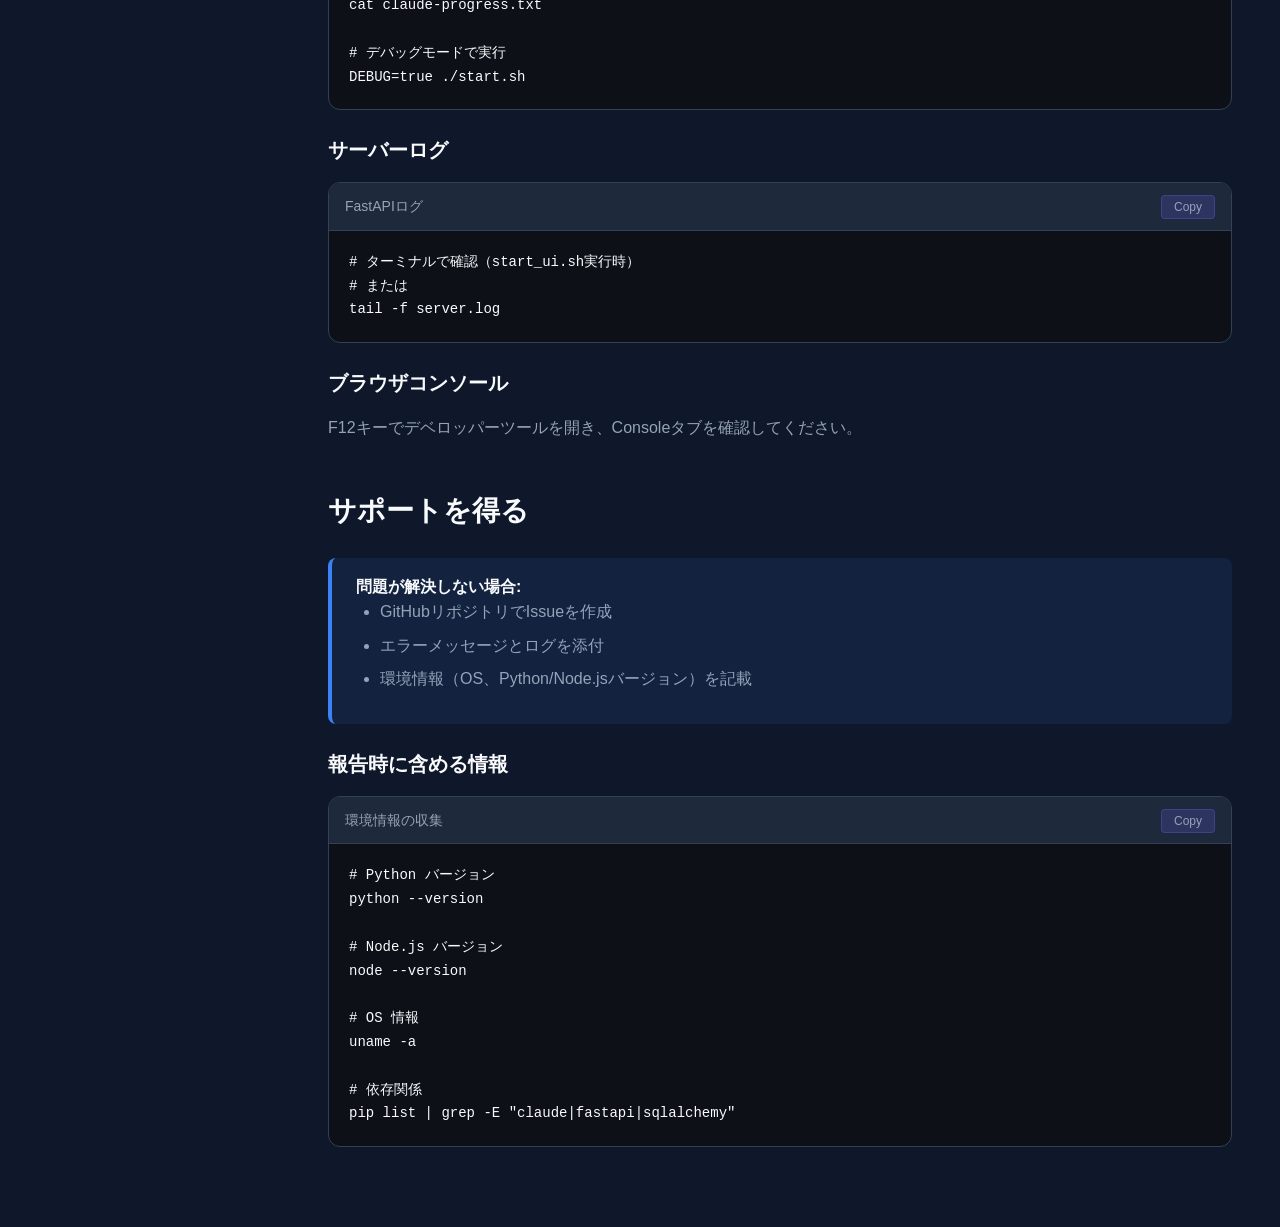
<file: docs/manual-site/pages/troubleshooting.html>
<!DOCTYPE html>
<html lang="ja">
<head>
    <meta charset="UTF-8">
    <meta name="viewport" content="width=device-width, initial-scale=1.0">
    <title>トラブルシューティング - AutoCoder マニュアル</title>
    <link rel="stylesheet" href="../css/style.css">
</head>
<body>
    <nav class="sidebar">
        <div class="logo">
            <h1>AutoCoder</h1>
            <p class="tagline">Build Anything, Autonomously</p>
        </div>
        <ul class="nav-links">
            <li><a href="../index.html">ホーム</a></li>
            <li><a href="getting-started.html">はじめに</a></li>
            <li><a href="architecture.html">アーキテクチャ</a></li>
            <li><a href="commands.html">コマンドリファレンス</a></li>
            <li><a href="ui-guide.html">UIガイド</a></li>
            <li><a href="configuration.html">設定</a></li>
            <li><a href="agents.html">エージェント</a></li>
            <li><a href="troubleshooting.html" class="active">トラブルシューティング</a></li>
        </ul>
    </nav>

    <main class="content">
        <header class="page-header">
            <h1>トラブルシューティング</h1>
            <p class="subtitle">よくある問題と解決方法</p>
        </header>

        <section>
            <h2>起動時の問題</h2>

            <div class="command-item">
                <div class="command-name">問題: エージェントが起動しない</div>
                <div class="command-desc">
                    <strong>症状:</strong> <code>./start.sh</code> を実行してもエージェントが開始しない
                </div>
                <div class="command-example">
                    <strong>解決策:</strong><br>
                    1. Python依存関係を確認:<br>
                    <code>pip install -r requirements.txt</code><br><br>
                    2. Claude Code CLIが認証されているか確認:<br>
                    <code>claude auth</code><br><br>
                    3. 権限を確認:<br>
                    <code>chmod +x start.sh</code>
                </div>
            </div>

            <div class="command-item">
                <div class="command-name">問題: UIが開かない</div>
                <div class="command-desc">
                    <strong>症状:</strong> <code>./start_ui.sh</code> を実行してもブラウザが開かない
                </div>
                <div class="command-example">
                    <strong>解決策:</strong><br>
                    1. Node.js依存関係をインストール:<br>
                    <code>cd ui && npm install</code><br><br>
                    2. ポートが使用されていないか確認:<br>
                    <code>lsof -i :5173</code><br>
                    <code>lsof -i :8000</code><br><br>
                    3. 手動でブラウザを開く:<br>
                    <code>http://localhost:5173</code>
                </div>
            </div>

            <div class="command-item">
                <div class="command-name">問題: "Permission denied" エラー</div>
                <div class="command-desc">
                    <strong>症状:</strong> スクリプト実行時に権限エラーが発生
                </div>
                <div class="command-example">
                    <strong>解決策:</strong><br>
                    <code>chmod +x start.sh start_ui.sh</code>
                </div>
            </div>
        </section>

        <section>
            <h2>エージェントの問題</h2>

            <div class="command-item">
                <div class="command-name">問題: 初回セッションが長時間かかる</div>
                <div class="command-desc">
                    <strong>症状:</strong> 最初のセッションが何も出力せずに長時間続く
                </div>
                <div class="command-example">
                    <strong>解決策:</strong><br>
                    これは正常な動作です。初期化エージェントが50-200+のテストケースを生成しています。<br>
                    プロジェクトの複雑さによっては数分かかることがあります。<br><br>
                    進捗を確認するには:<br>
                    - UIのログビューアを確認<br>
                    - <code>claude-progress.txt</code> を確認
                </div>
            </div>

            <div class="command-item">
                <div class="command-name">問題: エージェントがスタックする</div>
                <div class="command-desc">
                    <strong>症状:</strong> エージェントが進捗せず、同じ操作を繰り返す
                </div>
                <div class="command-example">
                    <strong>解決策:</strong><br>
                    1. <code>Ctrl+C</code> で中断<br><br>
                    2. 再度起動して続行:<br>
                    <code>./start.sh</code><br><br>
                    3. 問題が続く場合、特定のフィーチャーをスキップ:<br>
                    <code>feature_mark_failing(feature_id, "スキップ")</code>
                </div>
            </div>

            <div class="command-item">
                <div class="command-name">問題: テストが常に失敗する</div>
                <div class="command-desc">
                    <strong>症状:</strong> すべてのテストが失敗し、進捗しない
                </div>
                <div class="command-example">
                    <strong>解決策:</strong><br>
                    1. Playwright MCPが正しく設定されているか確認<br><br>
                    2. YOLOモードでプロトタイプを作成:<br>
                    <code>python start.py --yolo</code><br><br>
                    3. テスト設定を確認:<br>
                    <code>playwright.config.ts</code>
                </div>
            </div>
        </section>

        <section>
            <h2>UIの問題</h2>

            <div class="command-item">
                <div class="command-name">問題: WebSocket接続が切断される</div>
                <div class="command-desc">
                    <strong>症状:</strong> UIにリアルタイム更新が反映されない
                </div>
                <div class="command-example">
                    <strong>解決策:</strong><br>
                    1. バックエンドサーバーが起動しているか確認:<br>
                    <code>curl http://localhost:8000/health</code><br><br>
                    2. ブラウザをリロード<br><br>
                    3. ブラウザのコンソールでエラーを確認:<br>
                    F12 → Console タブ
                </div>
            </div>

            <div class="command-item">
                <div class="command-name">問題: カンバンボードが空</div>
                <div class="command-desc">
                    <strong>症状:</strong> カンバンボードにフィーチャーが表示されない
                </div>
                <div class="command-example">
                    <strong>解決策:</strong><br>
                    1. プロジェクトが正しく選択されているか確認<br><br>
                    2. <code>features.db</code> が存在するか確認:<br>
                    <code>ls generations/your-project/features.db</code><br><br>
                    3. 初期化エージェントを実行してフィーチャーを生成
                </div>
            </div>

            <div class="command-item">
                <div class="command-name">問題: スタイルが崩れる</div>
                <div class="command-desc">
                    <strong>症状:</strong> UIのレイアウトやスタイルが正しく表示されない
                </div>
                <div class="command-example">
                    <strong>解決策:</strong><br>
                    1. ブラウザのキャッシュをクリア<br><br>
                    2. UIを再ビルド:<br>
                    <code>cd ui && npm run build</code><br><br>
                    3. 開発サーバーを再起動
                </div>
            </div>
        </section>

        <section>
            <h2>データベースの問題</h2>

            <div class="command-item">
                <div class="command-name">問題: features.db が破損</div>
                <div class="command-desc">
                    <strong>症状:</strong> SQLiteエラーが発生する
                </div>
                <div class="command-example">
                    <strong>解決策:</strong><br>
                    1. バックアップから復元（存在する場合）<br><br>
                    2. データベースを再作成:<br>
                    <code>rm features.db</code><br>
                    <code>./start.sh</code>  # 初期化エージェントが再生成<br><br>
                    <strong>注意:</strong> これにより進捗がリセットされます
                </div>
            </div>

            <div class="command-item">
                <div class="command-name">問題: マイグレーションエラー</div>
                <div class="command-desc">
                    <strong>症状:</strong> データベーススキーマの不整合
                </div>
                <div class="command-example">
                    <strong>解決策:</strong><br>
                    <code>python -c "from api.migration import migrate; migrate()"</code>
                </div>
            </div>
        </section>

        <section>
            <h2>セキュリティの問題</h2>

            <div class="command-item">
                <div class="command-name">問題: "Command not allowed" エラー</div>
                <div class="command-desc">
                    <strong>症状:</strong> 特定のBashコマンドが実行できない
                </div>
                <div class="command-example">
                    <strong>解決策:</strong><br>
                    1. <code>security.py</code> の ALLOWED_COMMANDS を確認<br><br>
                    2. 必要なコマンドを追加:<br>
                    <code>ALLOWED_COMMANDS.add("your-command")</code><br><br>
                    <strong>注意:</strong> セキュリティリスクを十分に検討してください
                </div>
            </div>

            <div class="command-item">
                <div class="command-name">問題: ファイルアクセスが拒否される</div>
                <div class="command-desc">
                    <strong>症状:</strong> プロジェクト外のファイルにアクセスできない
                </div>
                <div class="command-example">
                    <strong>解決策:</strong><br>
                    これはセキュリティ機能です。エージェントはプロジェクトディレクトリ内のファイルのみアクセスできます。<br><br>
                    必要なファイルをプロジェクトディレクトリにコピーしてください。
                </div>
            </div>
        </section>

        <section>
            <h2>パフォーマンスの問題</h2>

            <div class="command-item">
                <div class="command-name">問題: エージェントが遅い</div>
                <div class="command-desc">
                    <strong>症状:</strong> タスクの実行に時間がかかる
                </div>
                <div class="command-example">
                    <strong>解決策:</strong><br>
                    1. ネットワーク接続を確認<br><br>
                    2. 大きなフィーチャーを小さなタスクに分割<br><br>
                    3. 並列実行を活用（独立したタスクの場合）<br><br>
                    4. YOLOモードでプロトタイプを素早く作成
                </div>
            </div>

            <div class="command-item">
                <div class="command-name">問題: メモリ使用量が高い</div>
                <div class="command-desc">
                    <strong>症状:</strong> システムが遅くなる、メモリ不足エラー
                </div>
                <div class="command-example">
                    <strong>解決策:</strong><br>
                    1. 長時間セッションを定期的に再起動<br><br>
                    2. 不要なバックグラウンドプロセスを終了<br><br>
                    3. ブラウザのタブを減らす
                </div>
            </div>
        </section>

        <section>
            <h2>一般的なエラーメッセージ</h2>
            <table>
                <thead>
                    <tr>
                        <th>エラー</th>
                        <th>原因</th>
                        <th>解決策</th>
                    </tr>
                </thead>
                <tbody>
                    <tr>
                        <td><code>ModuleNotFoundError</code></td>
                        <td>依存関係が不足</td>
                        <td><code>pip install -r requirements.txt</code></td>
                    </tr>
                    <tr>
                        <td><code>ConnectionRefused</code></td>
                        <td>サーバーが起動していない</td>
                        <td>バックエンドサーバーを起動</td>
                    </tr>
                    <tr>
                        <td><code>SQLITE_BUSY</code></td>
                        <td>データベースがロック中</td>
                        <td>他のプロセスを終了して再試行</td>
                    </tr>
                    <tr>
                        <td><code>AuthenticationError</code></td>
                        <td>Claude認証が無効</td>
                        <td><code>claude auth</code> で再認証</td>
                    </tr>
                    <tr>
                        <td><code>TimeoutError</code></td>
                        <td>API応答がタイムアウト</td>
                        <td>ネットワークを確認、再試行</td>
                    </tr>
                </tbody>
            </table>
        </section>

        <section>
            <h2>ログの確認方法</h2>

            <h3>エージェントログ</h3>
            <div class="code-block">
                <div class="code-header"><span>ログファイル</span></div>
                <pre><code># 進捗ログ
cat claude-progress.txt

# デバッグモードで実行
DEBUG=true ./start.sh</code></pre>
            </div>

            <h3>サーバーログ</h3>
            <div class="code-block">
                <div class="code-header"><span>FastAPIログ</span></div>
                <pre><code># ターミナルで確認（start_ui.sh実行時）
# または
tail -f server.log</code></pre>
            </div>

            <h3>ブラウザコンソール</h3>
            <p>F12キーでデベロッパーツールを開き、Consoleタブを確認してください。</p>
        </section>

        <section>
            <h2>サポートを得る</h2>
            <div class="alert alert-info">
                <strong>問題が解決しない場合:</strong>
                <ul>
                    <li>GitHubリポジトリでIssueを作成</li>
                    <li>エラーメッセージとログを添付</li>
                    <li>環境情報（OS、Python/Node.jsバージョン）を記載</li>
                </ul>
            </div>

            <h3>報告時に含める情報</h3>
            <div class="code-block">
                <div class="code-header"><span>環境情報の収集</span></div>
                <pre><code># Python バージョン
python --version

# Node.js バージョン
node --version

# OS 情報
uname -a

# 依存関係
pip list | grep -E "claude|fastapi|sqlalchemy"</code></pre>
            </div>
        </section>
    </main>

    <script src="../js/main.js"></script>
</body>
</html>
</file>
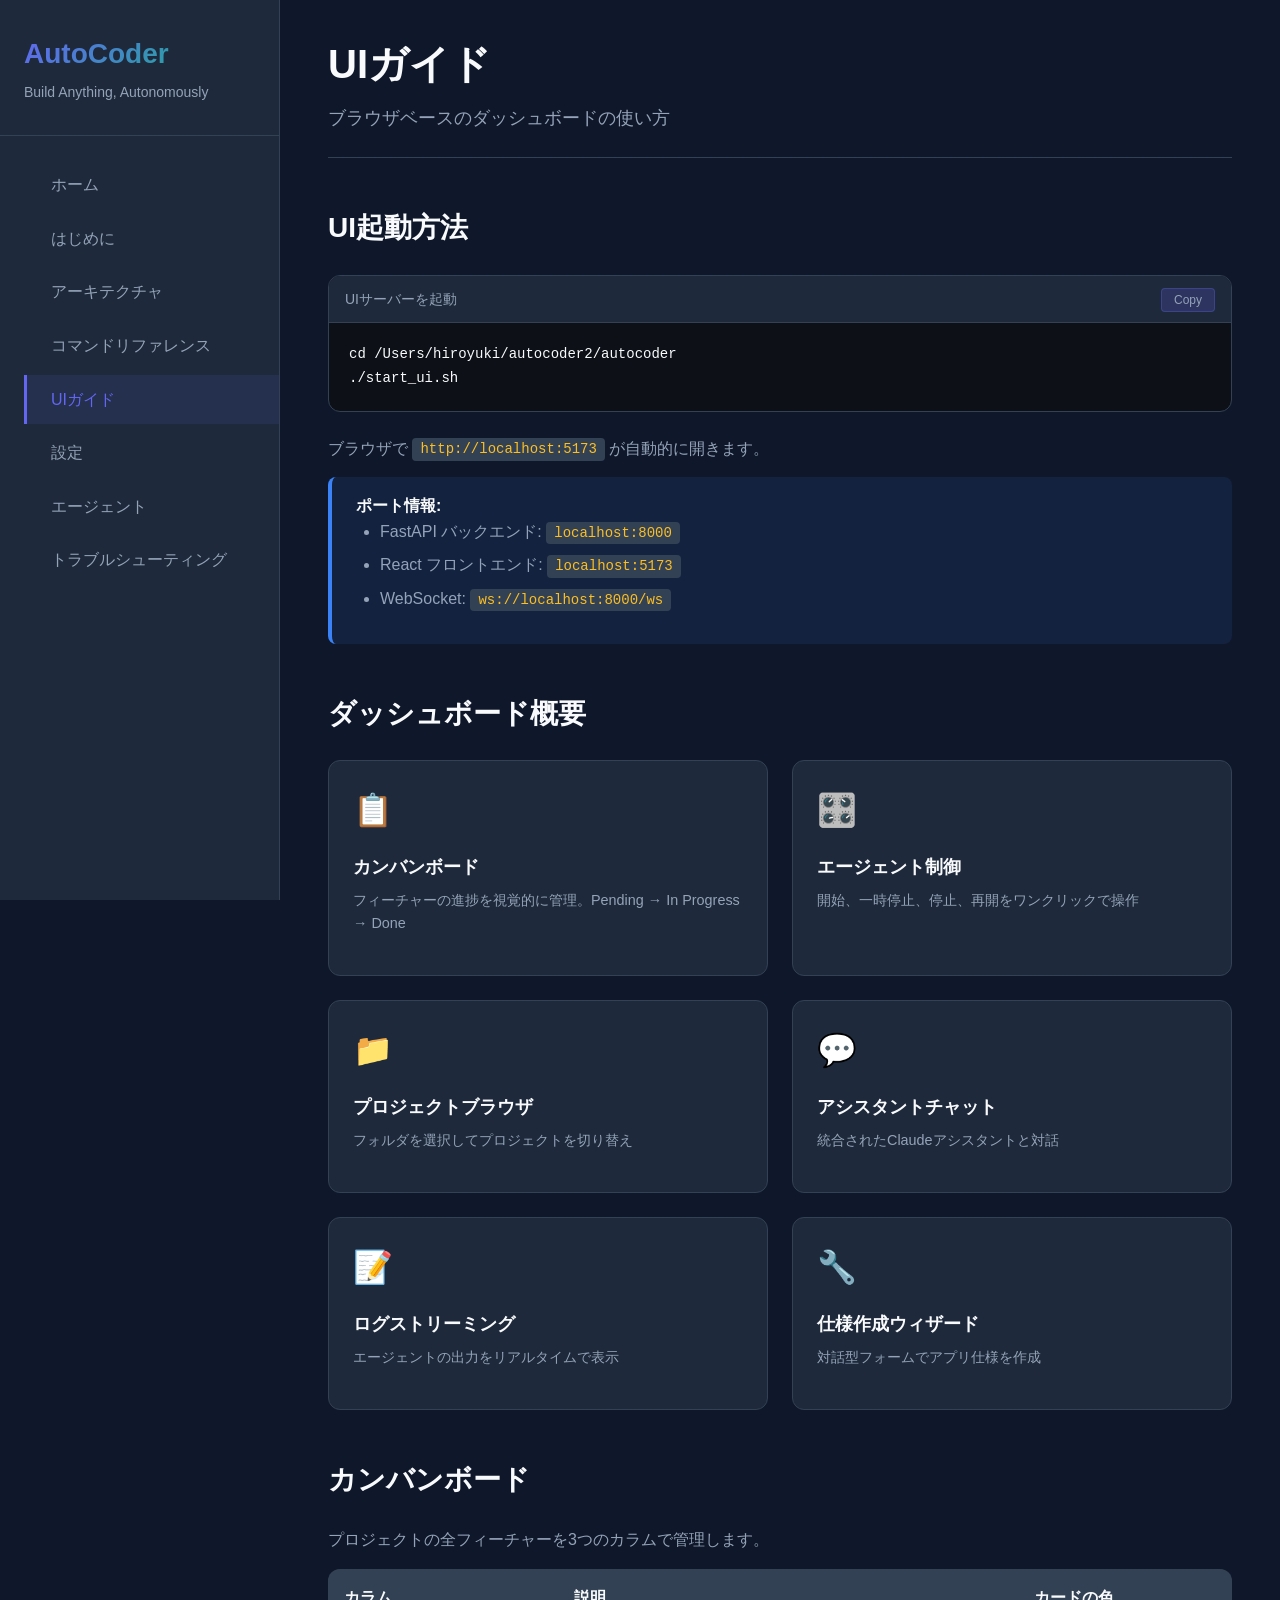
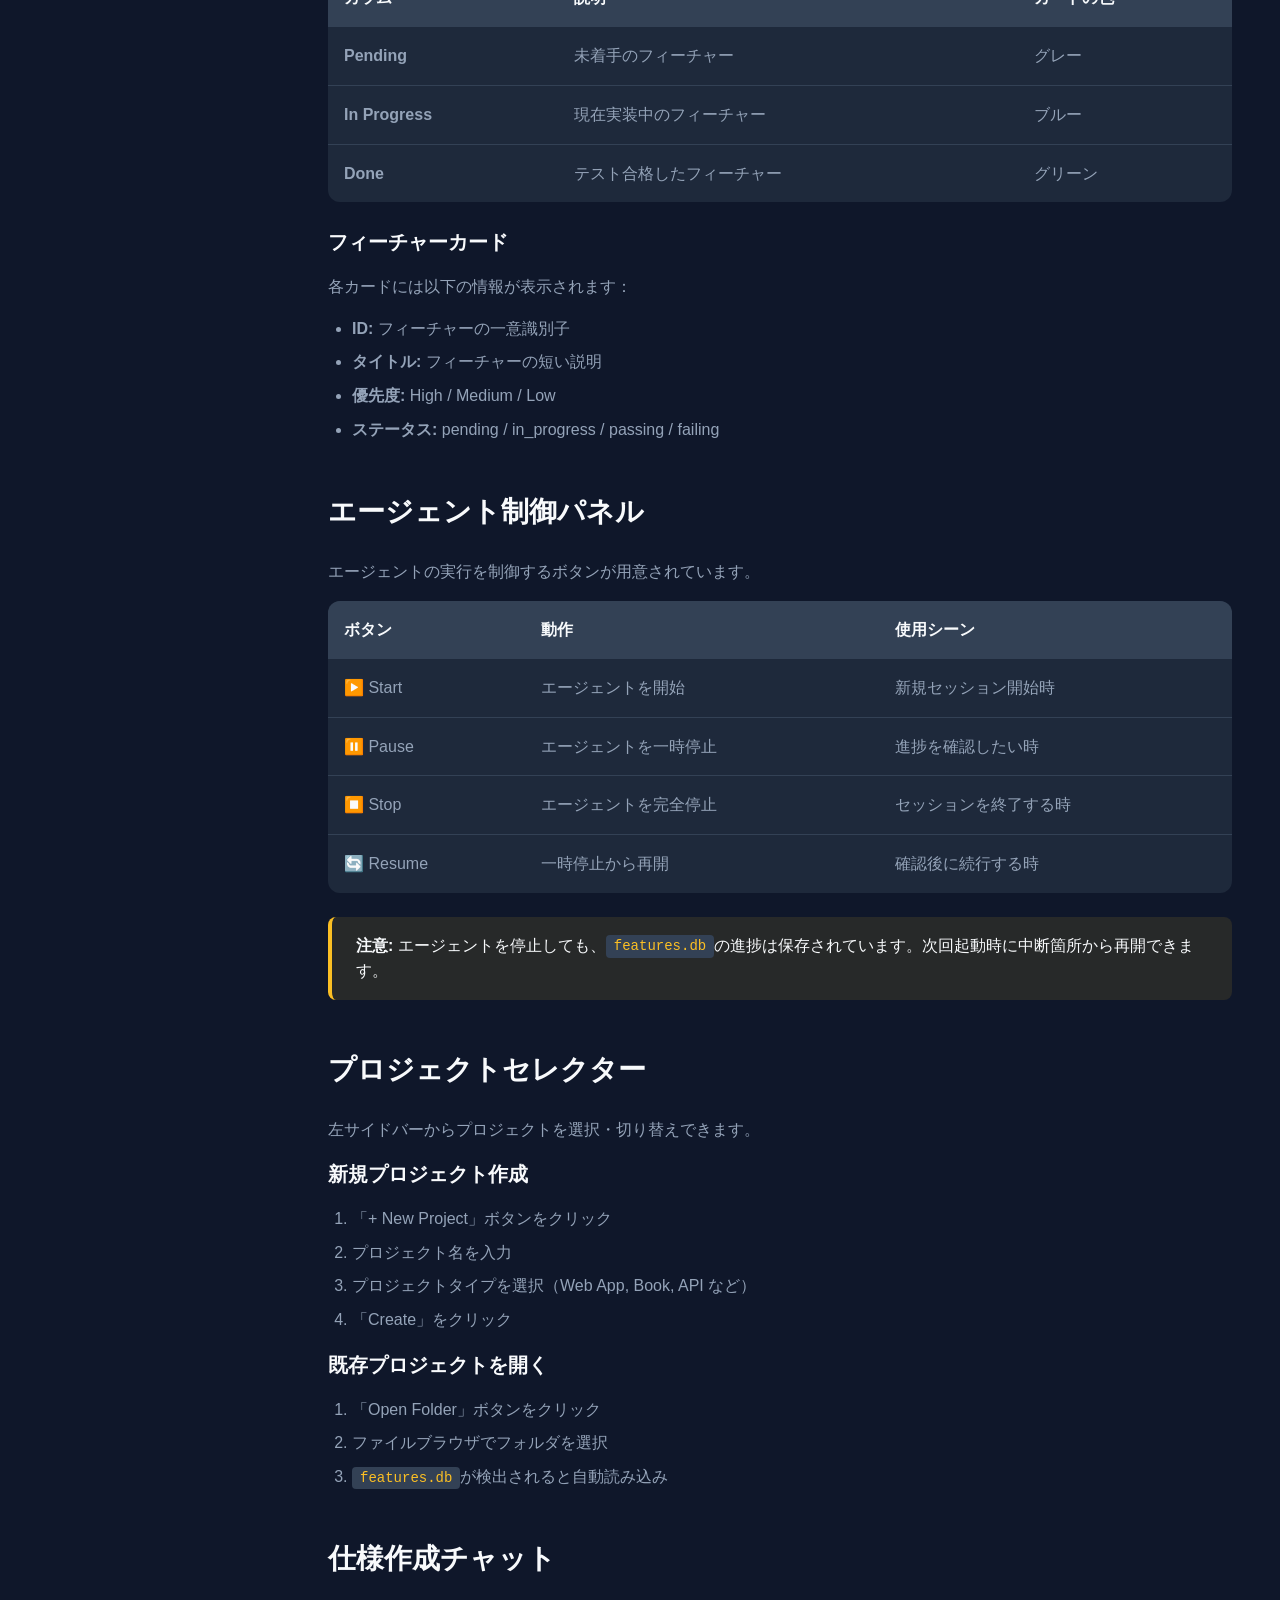
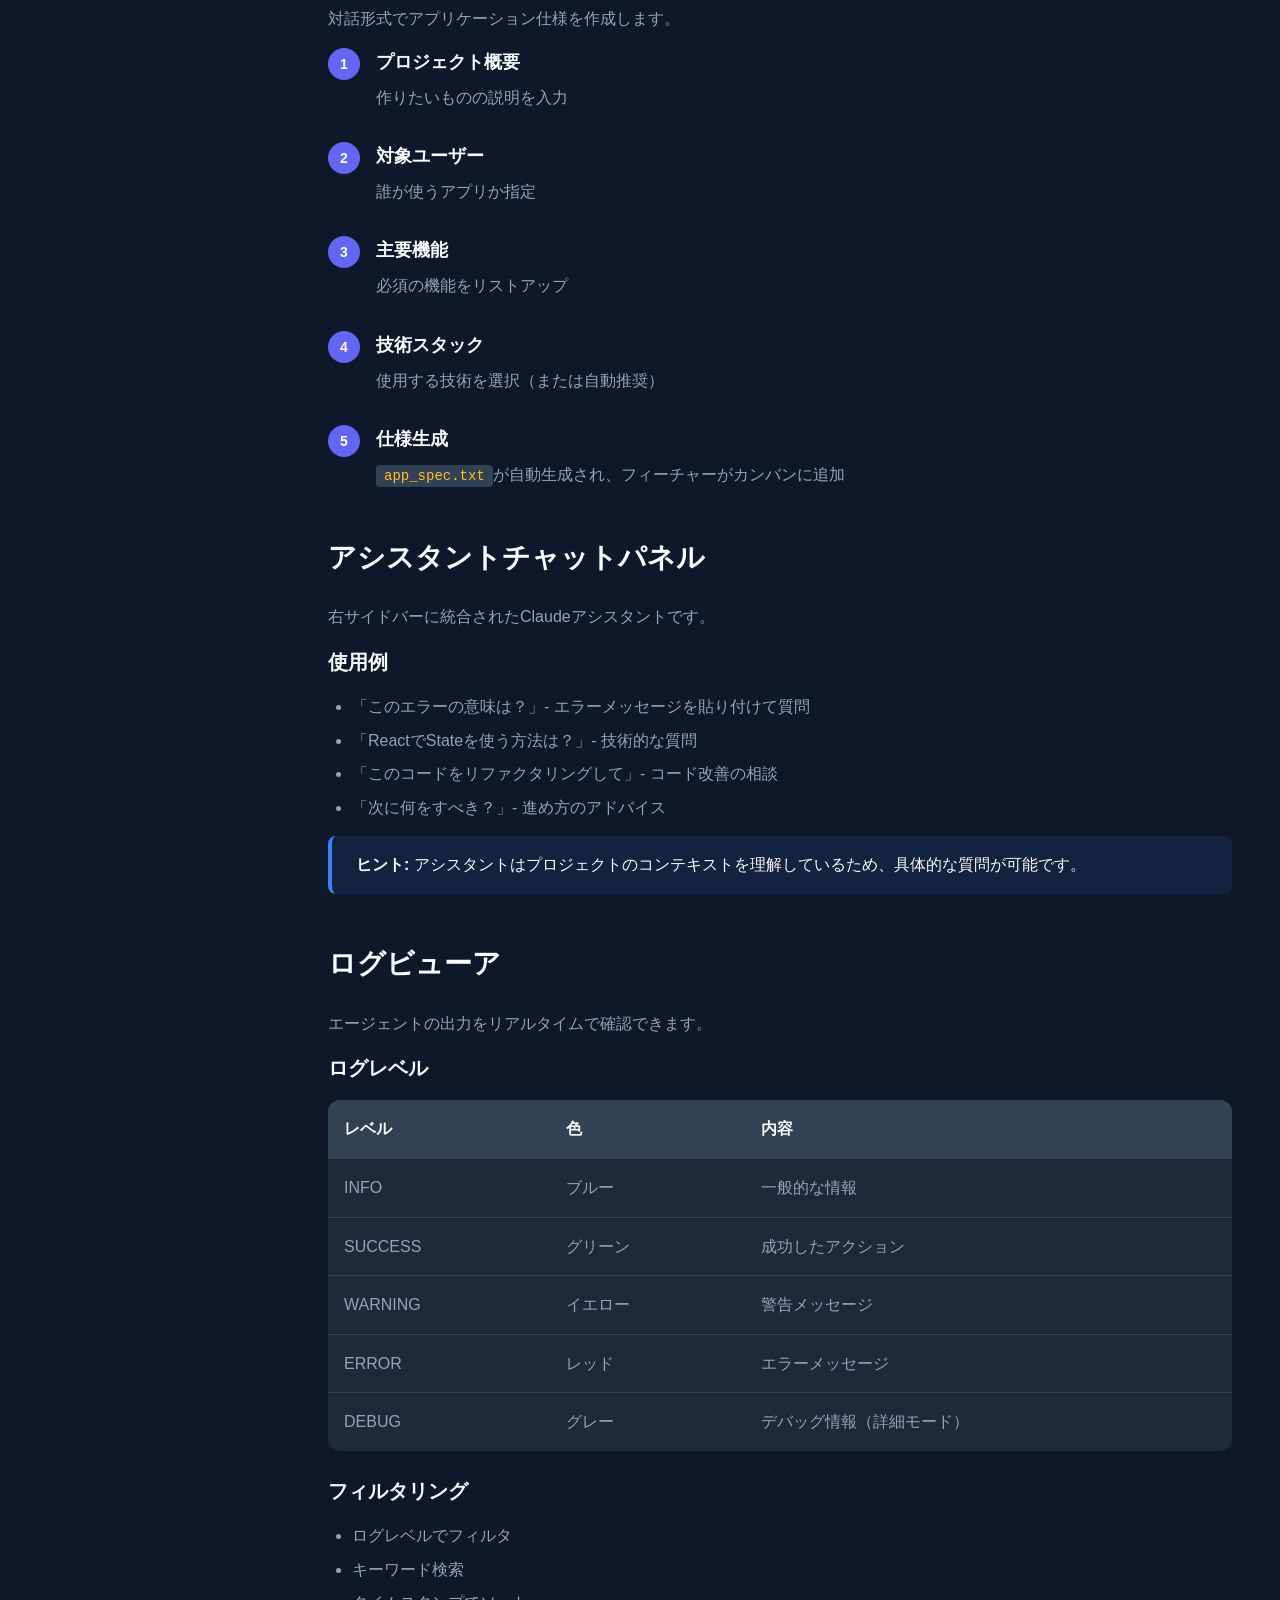
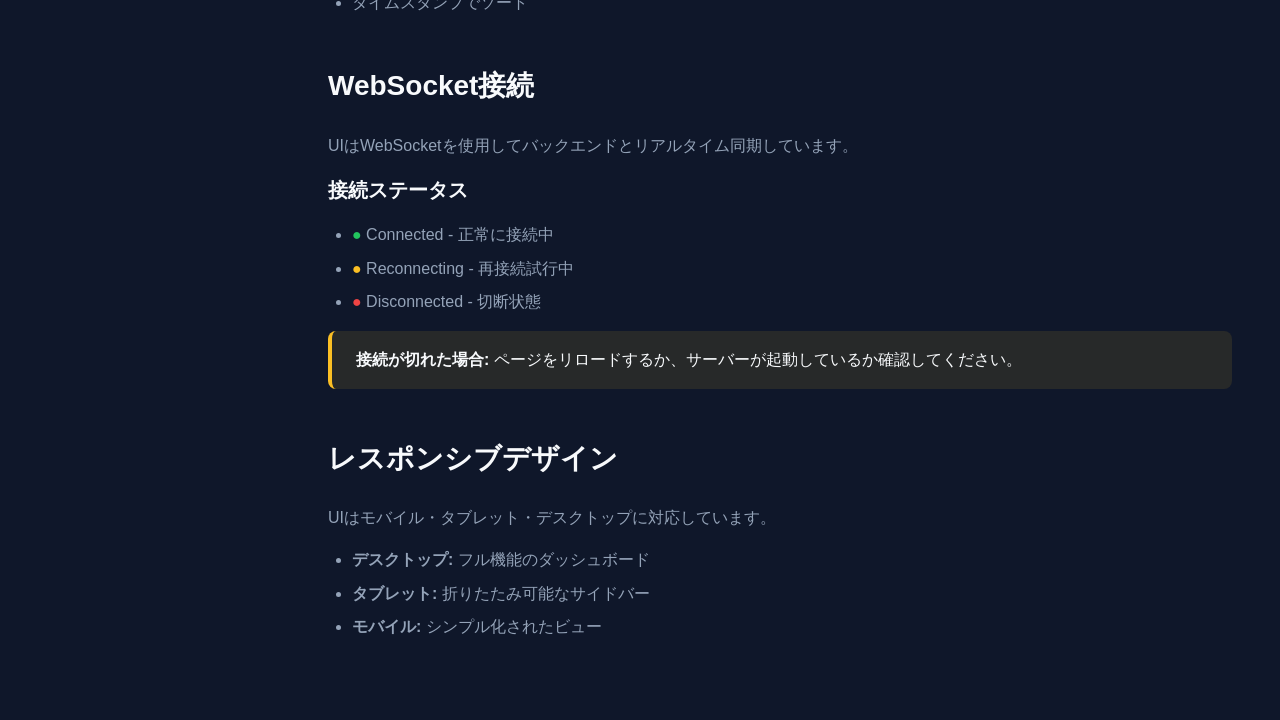
<file: docs/manual-site/pages/ui-guide.html>
<!DOCTYPE html>
<html lang="ja">
<head>
    <meta charset="UTF-8">
    <meta name="viewport" content="width=device-width, initial-scale=1.0">
    <title>UIガイド - AutoCoder マニュアル</title>
    <link rel="stylesheet" href="../css/style.css">
</head>
<body>
    <nav class="sidebar">
        <div class="logo">
            <h1>AutoCoder</h1>
            <p class="tagline">Build Anything, Autonomously</p>
        </div>
        <ul class="nav-links">
            <li><a href="../index.html">ホーム</a></li>
            <li><a href="getting-started.html">はじめに</a></li>
            <li><a href="architecture.html">アーキテクチャ</a></li>
            <li><a href="commands.html">コマンドリファレンス</a></li>
            <li><a href="ui-guide.html" class="active">UIガイド</a></li>
            <li><a href="configuration.html">設定</a></li>
            <li><a href="agents.html">エージェント</a></li>
            <li><a href="troubleshooting.html">トラブルシューティング</a></li>
        </ul>
    </nav>

    <main class="content">
        <header class="page-header">
            <h1>UIガイド</h1>
            <p class="subtitle">ブラウザベースのダッシュボードの使い方</p>
        </header>

        <section>
            <h2>UI起動方法</h2>
            <div class="code-block">
                <div class="code-header"><span>UIサーバーを起動</span></div>
                <pre><code>cd /Users/hiroyuki/autocoder2/autocoder
./start_ui.sh</code></pre>
            </div>
            <p>ブラウザで <code>http://localhost:5173</code> が自動的に開きます。</p>
            <div class="alert alert-info">
                <strong>ポート情報:</strong>
                <ul>
                    <li>FastAPI バックエンド: <code>localhost:8000</code></li>
                    <li>React フロントエンド: <code>localhost:5173</code></li>
                    <li>WebSocket: <code>ws://localhost:8000/ws</code></li>
                </ul>
            </div>
        </section>

        <section>
            <h2>ダッシュボード概要</h2>
            <div class="features-grid">
                <div class="feature-card">
                    <div class="feature-icon">📋</div>
                    <h3>カンバンボード</h3>
                    <p>フィーチャーの進捗を視覚的に管理。Pending → In Progress → Done</p>
                </div>
                <div class="feature-card">
                    <div class="feature-icon">🎛️</div>
                    <h3>エージェント制御</h3>
                    <p>開始、一時停止、停止、再開をワンクリックで操作</p>
                </div>
                <div class="feature-card">
                    <div class="feature-icon">📁</div>
                    <h3>プロジェクトブラウザ</h3>
                    <p>フォルダを選択してプロジェクトを切り替え</p>
                </div>
                <div class="feature-card">
                    <div class="feature-icon">💬</div>
                    <h3>アシスタントチャット</h3>
                    <p>統合されたClaudeアシスタントと対話</p>
                </div>
                <div class="feature-card">
                    <div class="feature-icon">📝</div>
                    <h3>ログストリーミング</h3>
                    <p>エージェントの出力をリアルタイムで表示</p>
                </div>
                <div class="feature-card">
                    <div class="feature-icon">🔧</div>
                    <h3>仕様作成ウィザード</h3>
                    <p>対話型フォームでアプリ仕様を作成</p>
                </div>
            </div>
        </section>

        <section>
            <h2>カンバンボード</h2>
            <p>プロジェクトの全フィーチャーを3つのカラムで管理します。</p>

            <table>
                <thead>
                    <tr>
                        <th>カラム</th>
                        <th>説明</th>
                        <th>カードの色</th>
                    </tr>
                </thead>
                <tbody>
                    <tr>
                        <td><strong>Pending</strong></td>
                        <td>未着手のフィーチャー</td>
                        <td>グレー</td>
                    </tr>
                    <tr>
                        <td><strong>In Progress</strong></td>
                        <td>現在実装中のフィーチャー</td>
                        <td>ブルー</td>
                    </tr>
                    <tr>
                        <td><strong>Done</strong></td>
                        <td>テスト合格したフィーチャー</td>
                        <td>グリーン</td>
                    </tr>
                </tbody>
            </table>

            <h3>フィーチャーカード</h3>
            <p>各カードには以下の情報が表示されます：</p>
            <ul>
                <li><strong>ID:</strong> フィーチャーの一意識別子</li>
                <li><strong>タイトル:</strong> フィーチャーの短い説明</li>
                <li><strong>優先度:</strong> High / Medium / Low</li>
                <li><strong>ステータス:</strong> pending / in_progress / passing / failing</li>
            </ul>
        </section>

        <section>
            <h2>エージェント制御パネル</h2>
            <p>エージェントの実行を制御するボタンが用意されています。</p>

            <table>
                <thead>
                    <tr>
                        <th>ボタン</th>
                        <th>動作</th>
                        <th>使用シーン</th>
                    </tr>
                </thead>
                <tbody>
                    <tr>
                        <td>▶️ Start</td>
                        <td>エージェントを開始</td>
                        <td>新規セッション開始時</td>
                    </tr>
                    <tr>
                        <td>⏸️ Pause</td>
                        <td>エージェントを一時停止</td>
                        <td>進捗を確認したい時</td>
                    </tr>
                    <tr>
                        <td>⏹️ Stop</td>
                        <td>エージェントを完全停止</td>
                        <td>セッションを終了する時</td>
                    </tr>
                    <tr>
                        <td>🔄 Resume</td>
                        <td>一時停止から再開</td>
                        <td>確認後に続行する時</td>
                    </tr>
                </tbody>
            </table>

            <div class="alert alert-warning">
                <strong>注意:</strong> エージェントを停止しても、<code>features.db</code>の進捗は保存されています。次回起動時に中断箇所から再開できます。
            </div>
        </section>

        <section>
            <h2>プロジェクトセレクター</h2>
            <p>左サイドバーからプロジェクトを選択・切り替えできます。</p>

            <h3>新規プロジェクト作成</h3>
            <ol>
                <li>「+ New Project」ボタンをクリック</li>
                <li>プロジェクト名を入力</li>
                <li>プロジェクトタイプを選択（Web App, Book, API など）</li>
                <li>「Create」をクリック</li>
            </ol>

            <h3>既存プロジェクトを開く</h3>
            <ol>
                <li>「Open Folder」ボタンをクリック</li>
                <li>ファイルブラウザでフォルダを選択</li>
                <li><code>features.db</code>が検出されると自動読み込み</li>
            </ol>
        </section>

        <section>
            <h2>仕様作成チャット</h2>
            <p>対話形式でアプリケーション仕様を作成します。</p>

            <div class="steps">
                <div class="step">
                    <h4>プロジェクト概要</h4>
                    <p>作りたいものの説明を入力</p>
                </div>
                <div class="step">
                    <h4>対象ユーザー</h4>
                    <p>誰が使うアプリか指定</p>
                </div>
                <div class="step">
                    <h4>主要機能</h4>
                    <p>必須の機能をリストアップ</p>
                </div>
                <div class="step">
                    <h4>技術スタック</h4>
                    <p>使用する技術を選択（または自動推奨）</p>
                </div>
                <div class="step">
                    <h4>仕様生成</h4>
                    <p><code>app_spec.txt</code>が自動生成され、フィーチャーがカンバンに追加</p>
                </div>
            </div>
        </section>

        <section>
            <h2>アシスタントチャットパネル</h2>
            <p>右サイドバーに統合されたClaudeアシスタントです。</p>

            <h3>使用例</h3>
            <ul>
                <li>「このエラーの意味は？」- エラーメッセージを貼り付けて質問</li>
                <li>「ReactでStateを使う方法は？」- 技術的な質問</li>
                <li>「このコードをリファクタリングして」- コード改善の相談</li>
                <li>「次に何をすべき？」- 進め方のアドバイス</li>
            </ul>

            <div class="alert alert-info">
                <strong>ヒント:</strong> アシスタントはプロジェクトのコンテキストを理解しているため、具体的な質問が可能です。
            </div>
        </section>

        <section>
            <h2>ログビューア</h2>
            <p>エージェントの出力をリアルタイムで確認できます。</p>

            <h3>ログレベル</h3>
            <table>
                <thead>
                    <tr>
                        <th>レベル</th>
                        <th>色</th>
                        <th>内容</th>
                    </tr>
                </thead>
                <tbody>
                    <tr>
                        <td>INFO</td>
                        <td>ブルー</td>
                        <td>一般的な情報</td>
                    </tr>
                    <tr>
                        <td>SUCCESS</td>
                        <td>グリーン</td>
                        <td>成功したアクション</td>
                    </tr>
                    <tr>
                        <td>WARNING</td>
                        <td>イエロー</td>
                        <td>警告メッセージ</td>
                    </tr>
                    <tr>
                        <td>ERROR</td>
                        <td>レッド</td>
                        <td>エラーメッセージ</td>
                    </tr>
                    <tr>
                        <td>DEBUG</td>
                        <td>グレー</td>
                        <td>デバッグ情報（詳細モード）</td>
                    </tr>
                </tbody>
            </table>

            <h3>フィルタリング</h3>
            <ul>
                <li>ログレベルでフィルタ</li>
                <li>キーワード検索</li>
                <li>タイムスタンプでソート</li>
            </ul>
        </section>

        <section>
            <h2>WebSocket接続</h2>
            <p>UIはWebSocketを使用してバックエンドとリアルタイム同期しています。</p>

            <h3>接続ステータス</h3>
            <ul>
                <li><span style="color: var(--accent-green);">●</span> Connected - 正常に接続中</li>
                <li><span style="color: var(--accent-yellow);">●</span> Reconnecting - 再接続試行中</li>
                <li><span style="color: var(--accent-red);">●</span> Disconnected - 切断状態</li>
            </ul>

            <div class="alert alert-warning">
                <strong>接続が切れた場合:</strong> ページをリロードするか、サーバーが起動しているか確認してください。
            </div>
        </section>

        <section>
            <h2>レスポンシブデザイン</h2>
            <p>UIはモバイル・タブレット・デスクトップに対応しています。</p>
            <ul>
                <li><strong>デスクトップ:</strong> フル機能のダッシュボード</li>
                <li><strong>タブレット:</strong> 折りたたみ可能なサイドバー</li>
                <li><strong>モバイル:</strong> シンプル化されたビュー</li>
            </ul>
        </section>
    </main>

    <script src="../js/main.js"></script>
</body>
</html>
</file>
<file: docs/manual-site/css/style.css>
/* AutoCoder Manual Site - CSS Styles */

:root {
    --primary-color: #6366f1;
    --primary-dark: #4f46e5;
    --secondary-color: #10b981;
    --background-color: #0f172a;
    --surface-color: #1e293b;
    --surface-light: #334155;
    --text-primary: #f8fafc;
    --text-secondary: #94a3b8;
    --text-muted: #64748b;
    --border-color: #334155;
    --accent-yellow: #fbbf24;
    --accent-red: #ef4444;
    --accent-green: #22c55e;
    --accent-blue: #3b82f6;
    --code-background: #0d1117;
    --sidebar-width: 280px;
}

* {
    margin: 0;
    padding: 0;
    box-sizing: border-box;
}

html {
    scroll-behavior: smooth;
}

body {
    font-family: -apple-system, BlinkMacSystemFont, 'Segoe UI', Roboto, 'Helvetica Neue', Arial, sans-serif;
    background-color: var(--background-color);
    color: var(--text-primary);
    line-height: 1.6;
    display: flex;
    min-height: 100vh;
}

/* Sidebar Navigation */
.sidebar {
    width: var(--sidebar-width);
    background-color: var(--surface-color);
    border-right: 1px solid var(--border-color);
    position: fixed;
    height: 100vh;
    overflow-y: auto;
    padding: 2rem 0;
}

.logo {
    padding: 0 1.5rem 2rem;
    border-bottom: 1px solid var(--border-color);
    margin-bottom: 1.5rem;
}

.logo h1 {
    font-size: 1.75rem;
    font-weight: 700;
    background: linear-gradient(135deg, var(--primary-color), var(--secondary-color));
    -webkit-background-clip: text;
    -webkit-text-fill-color: transparent;
    background-clip: text;
}

.logo .tagline {
    font-size: 0.875rem;
    color: var(--text-secondary);
    margin-top: 0.25rem;
}

.nav-links {
    list-style: none;
}

.nav-links li {
    margin: 0.25rem 0;
}

.nav-links a {
    display: block;
    padding: 0.75rem 1.5rem;
    color: var(--text-secondary);
    text-decoration: none;
    transition: all 0.2s ease;
    border-left: 3px solid transparent;
}

.nav-links a:hover {
    background-color: var(--surface-light);
    color: var(--text-primary);
}

.nav-links a.active {
    background-color: rgba(99, 102, 241, 0.1);
    color: var(--primary-color);
    border-left-color: var(--primary-color);
}

/* Main Content */
.content {
    margin-left: var(--sidebar-width);
    flex: 1;
    padding: 2rem 3rem;
    max-width: 1200px;
}

.page-header {
    margin-bottom: 3rem;
    padding-bottom: 1.5rem;
    border-bottom: 1px solid var(--border-color);
}

.page-header h1 {
    font-size: 2.5rem;
    font-weight: 700;
    margin-bottom: 0.5rem;
}

.page-header .subtitle {
    font-size: 1.125rem;
    color: var(--text-secondary);
}

/* Hero Section */
.hero {
    background: linear-gradient(135deg, rgba(99, 102, 241, 0.1), rgba(16, 185, 129, 0.1));
    border-radius: 1rem;
    padding: 2.5rem;
    margin-bottom: 3rem;
    border: 1px solid var(--border-color);
}

.hero h2 {
    font-size: 1.75rem;
    margin-bottom: 1rem;
    color: var(--text-primary);
}

.hero p {
    font-size: 1.125rem;
    color: var(--text-secondary);
    max-width: 800px;
}

/* Features Grid */
.features-grid {
    display: grid;
    grid-template-columns: repeat(auto-fit, minmax(300px, 1fr));
    gap: 1.5rem;
    margin-bottom: 3rem;
}

.feature-card {
    background-color: var(--surface-color);
    border: 1px solid var(--border-color);
    border-radius: 0.75rem;
    padding: 1.5rem;
    transition: transform 0.2s ease, border-color 0.2s ease;
}

.feature-card:hover {
    transform: translateY(-2px);
    border-color: var(--primary-color);
}

.feature-icon {
    font-size: 2rem;
    margin-bottom: 1rem;
}

.feature-card h3 {
    font-size: 1.125rem;
    margin-bottom: 0.5rem;
    color: var(--text-primary);
}

.feature-card p {
    font-size: 0.9rem;
    color: var(--text-secondary);
}

/* Code Blocks */
.code-block {
    background-color: var(--code-background);
    border-radius: 0.75rem;
    margin-bottom: 1.5rem;
    overflow: hidden;
    border: 1px solid var(--border-color);
}

.code-header {
    background-color: var(--surface-color);
    padding: 0.75rem 1rem;
    font-size: 0.875rem;
    color: var(--text-secondary);
    border-bottom: 1px solid var(--border-color);
}

.code-block pre {
    padding: 1.25rem;
    overflow-x: auto;
}

.code-block code {
    font-family: 'SF Mono', 'Fira Code', 'Monaco', monospace;
    font-size: 0.875rem;
    color: var(--text-primary);
    line-height: 1.7;
}

/* Quick Start Section */
.quick-start {
    margin-bottom: 3rem;
}

.quick-start h2 {
    font-size: 1.75rem;
    margin-bottom: 1.5rem;
}

/* Architecture Overview */
.architecture-overview {
    margin-bottom: 3rem;
}

.architecture-overview h2 {
    font-size: 1.75rem;
    margin-bottom: 1.5rem;
}

.architecture-diagram {
    background-color: var(--code-background);
    border-radius: 0.75rem;
    padding: 1.5rem;
    overflow-x: auto;
    border: 1px solid var(--border-color);
}

.architecture-diagram pre {
    font-family: 'SF Mono', 'Fira Code', 'Monaco', monospace;
    font-size: 0.75rem;
    line-height: 1.5;
    color: var(--text-secondary);
}

/* Project Types */
.project-types {
    margin-bottom: 3rem;
}

.project-types h2 {
    font-size: 1.75rem;
    margin-bottom: 1.5rem;
}

.types-grid {
    display: flex;
    flex-wrap: wrap;
    gap: 0.75rem;
}

.type-tag {
    background-color: var(--surface-color);
    border: 1px solid var(--border-color);
    padding: 0.5rem 1rem;
    border-radius: 2rem;
    font-size: 0.875rem;
    color: var(--text-secondary);
    transition: all 0.2s ease;
}

.type-tag:hover {
    border-color: var(--primary-color);
    color: var(--primary-color);
}

/* Section Styles */
section {
    margin-bottom: 3rem;
}

section h2 {
    font-size: 1.75rem;
    margin-bottom: 1.5rem;
    color: var(--text-primary);
}

section h3 {
    font-size: 1.25rem;
    margin-bottom: 1rem;
    color: var(--text-primary);
}

section p {
    color: var(--text-secondary);
    margin-bottom: 1rem;
}

/* Tables */
table {
    width: 100%;
    border-collapse: collapse;
    margin-bottom: 1.5rem;
    background-color: var(--surface-color);
    border-radius: 0.75rem;
    overflow: hidden;
}

th, td {
    padding: 1rem;
    text-align: left;
    border-bottom: 1px solid var(--border-color);
}

th {
    background-color: var(--surface-light);
    font-weight: 600;
    color: var(--text-primary);
}

td {
    color: var(--text-secondary);
}

tr:last-child td {
    border-bottom: none;
}

/* Lists */
ul, ol {
    margin-left: 1.5rem;
    margin-bottom: 1rem;
    color: var(--text-secondary);
}

li {
    margin-bottom: 0.5rem;
}

/* Inline Code */
code:not(pre code) {
    background-color: var(--surface-light);
    padding: 0.2rem 0.5rem;
    border-radius: 0.25rem;
    font-family: 'SF Mono', 'Fira Code', 'Monaco', monospace;
    font-size: 0.875rem;
    color: var(--accent-yellow);
}

/* Alert Boxes */
.alert {
    padding: 1rem 1.5rem;
    border-radius: 0.5rem;
    margin-bottom: 1.5rem;
    border-left: 4px solid;
}

.alert-info {
    background-color: rgba(59, 130, 246, 0.1);
    border-color: var(--accent-blue);
}

.alert-warning {
    background-color: rgba(251, 191, 36, 0.1);
    border-color: var(--accent-yellow);
}

.alert-success {
    background-color: rgba(34, 197, 94, 0.1);
    border-color: var(--accent-green);
}

.alert-danger {
    background-color: rgba(239, 68, 68, 0.1);
    border-color: var(--accent-red);
}

/* Steps */
.steps {
    counter-reset: step;
}

.step {
    position: relative;
    padding-left: 3rem;
    margin-bottom: 2rem;
}

.step::before {
    counter-increment: step;
    content: counter(step);
    position: absolute;
    left: 0;
    width: 2rem;
    height: 2rem;
    background-color: var(--primary-color);
    color: white;
    border-radius: 50%;
    display: flex;
    align-items: center;
    justify-content: center;
    font-weight: 600;
    font-size: 0.875rem;
}

.step h4 {
    font-size: 1.125rem;
    margin-bottom: 0.5rem;
    color: var(--text-primary);
}

/* Command Reference */
.command-item {
    background-color: var(--surface-color);
    border: 1px solid var(--border-color);
    border-radius: 0.75rem;
    padding: 1.5rem;
    margin-bottom: 1rem;
}

.command-name {
    font-family: 'SF Mono', 'Fira Code', 'Monaco', monospace;
    font-size: 1.125rem;
    color: var(--primary-color);
    margin-bottom: 0.5rem;
}

.command-desc {
    color: var(--text-secondary);
    margin-bottom: 1rem;
}

.command-example {
    background-color: var(--code-background);
    padding: 1rem;
    border-radius: 0.5rem;
    font-family: 'SF Mono', 'Fira Code', 'Monaco', monospace;
    font-size: 0.875rem;
    color: var(--text-muted);
}

/* Responsive */
@media (max-width: 1024px) {
    .sidebar {
        width: 240px;
    }

    .content {
        margin-left: 240px;
        padding: 1.5rem 2rem;
    }
}

@media (max-width: 768px) {
    .sidebar {
        position: relative;
        width: 100%;
        height: auto;
    }

    .content {
        margin-left: 0;
        padding: 1rem;
    }

    body {
        flex-direction: column;
    }

    .features-grid {
        grid-template-columns: 1fr;
    }
}

/* Scrollbar */
::-webkit-scrollbar {
    width: 8px;
    height: 8px;
}

::-webkit-scrollbar-track {
    background: var(--background-color);
}

::-webkit-scrollbar-thumb {
    background: var(--surface-light);
    border-radius: 4px;
}

::-webkit-scrollbar-thumb:hover {
    background: var(--text-muted);
}
</file>
